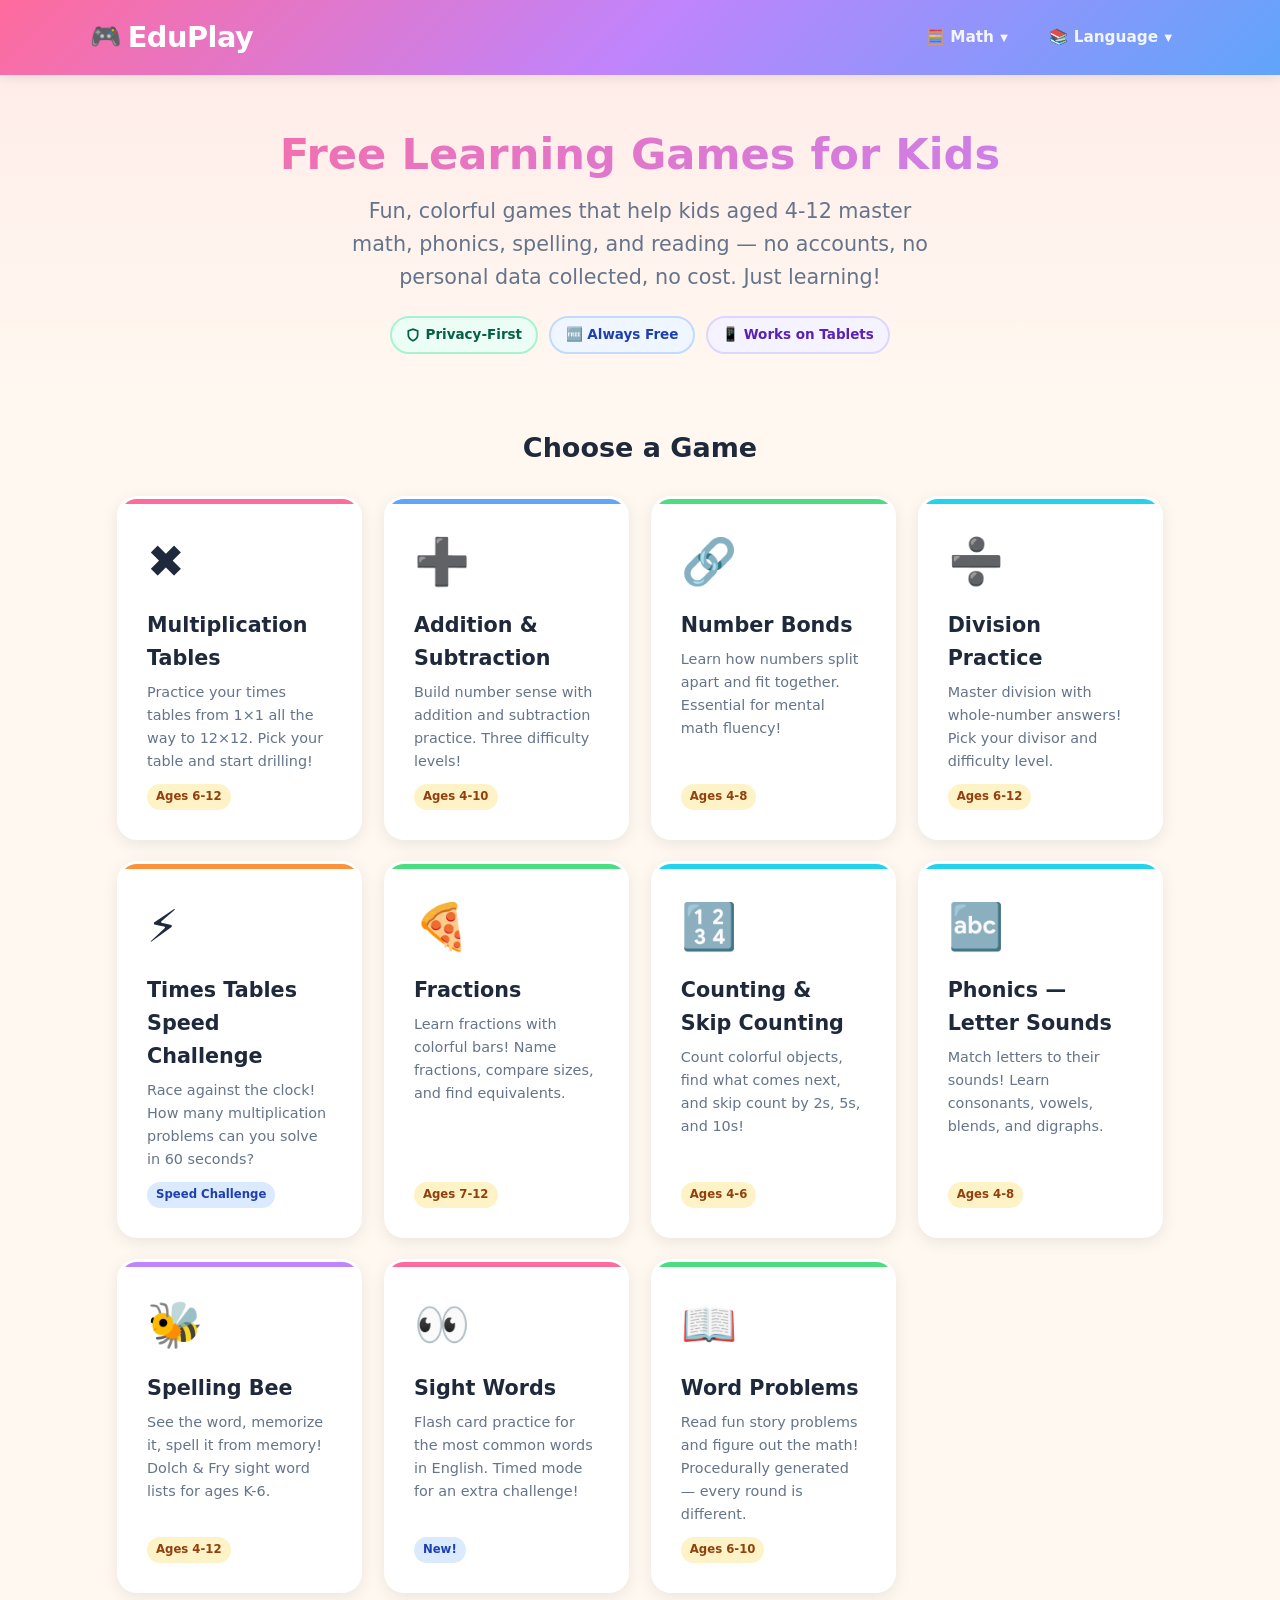
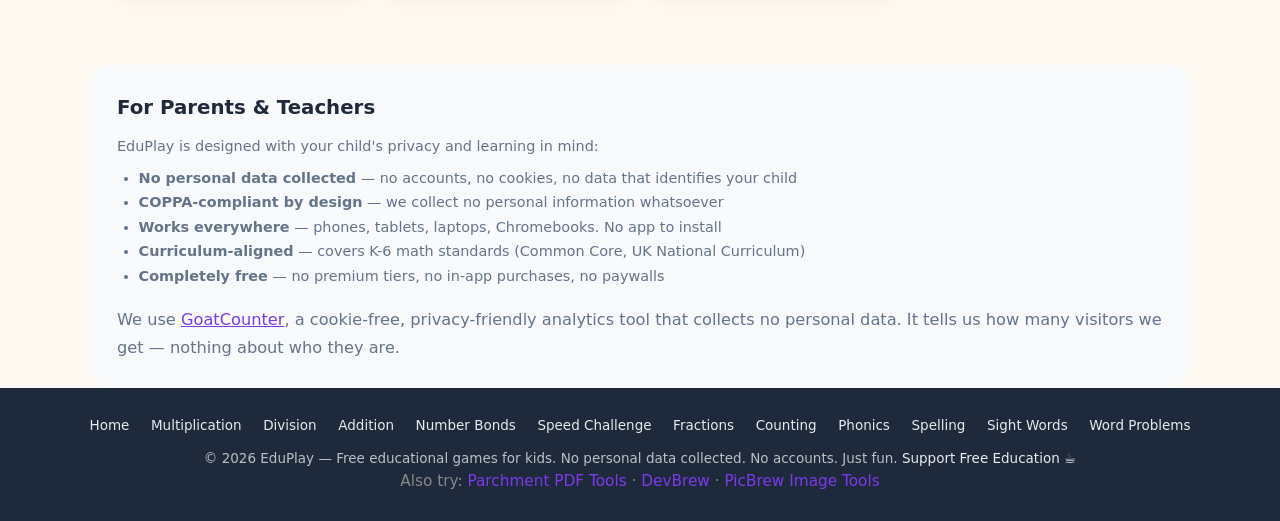
<file: index.html>
<!DOCTYPE html>
<html lang="en">
<head>
  <meta charset="UTF-8">
  <meta name="viewport" content="width=device-width, initial-scale=1.0">
  <title>EduPlay — Free Math Games for Kids | No Accounts, Privacy-First</title>
  <meta name="description" content="Free educational games for kids ages 4-12. Math, phonics, spelling, sight words &amp; more. No personal data collected, no accounts — privacy-first and COPPA-safe.">
  <meta name="keywords" content="math games, kids math, multiplication games, addition games, number bonds, phonics games, spelling games, sight words, free educational games, COPPA safe, privacy first">
  <meta property="og:title" content="EduPlay — Free Math Games for Kids">
  <meta property="og:description" content="Fun, free math games for ages 4-12. No accounts, no personal data collected. Just learning!">
  <meta property="og:type" content="website">
  <meta property="og:url" content="https://dannycranmer.github.io/eduplay/">
  <link rel="icon" type="image/svg+xml" href="favicon.svg">
  <link rel="canonical" href="https://dannycranmer.github.io/eduplay/">
  <link rel="stylesheet" href="css/style.css">
  <script type="application/ld+json">
  {
    "@context": "https://schema.org",
    "@type": "WebApplication",
    "name": "EduPlay",
    "description": "Free educational math games for kids ages 4-12. No personal data collected, no accounts.",
    "url": "https://dannycranmer.github.io/eduplay/",
    "applicationCategory": "EducationalApplication",
    "audience": {
      "@type": "EducationalAudience",
      "educationalRole": "student",
      "suggestedMinAge": 4,
      "suggestedMaxAge": 12
    },
    "offers": {
      "@type": "Offer",
      "price": "0",
      "priceCurrency": "USD"
    },
    "isAccessibleForFree": true
  }
  </script>
</head>
<body>
  <header>
    <div class="nav-inner">
      <a href="index.html" class="logo"><span class="logo-icon">🎮</span> EduPlay</a>
      <button class="hamburger" aria-label="Menu">
        <span></span><span></span><span></span>
      </button>
      <div class="nav-links">
        <div class="nav-dropdown">
          <button class="nav-dropdown-trigger">🧮 Math <span class="dd-arrow">▼</span></button>
          <div class="nav-dropdown-menu">
            <a href="multiplication.html" class="nav-dropdown-item"><span class="nav-dropdown-item-icon">✖️</span> Multiply</a>
            <a href="division.html" class="nav-dropdown-item"><span class="nav-dropdown-item-icon">➗</span> Divide</a>
            <a href="addition.html" class="nav-dropdown-item"><span class="nav-dropdown-item-icon">➕</span> Add &amp; Sub</a>
            <a href="number-bonds.html" class="nav-dropdown-item"><span class="nav-dropdown-item-icon">🔗</span> Bonds</a>
            <a href="times-tables.html" class="nav-dropdown-item"><span class="nav-dropdown-item-icon">⚡</span> Speed</a>
            <a href="fractions.html" class="nav-dropdown-item"><span class="nav-dropdown-item-icon">🍕</span> Fractions</a>
            <a href="counting.html" class="nav-dropdown-item"><span class="nav-dropdown-item-icon">🔢</span> Counting</a>
            <a href="word-problems.html" class="nav-dropdown-item"><span class="nav-dropdown-item-icon">📝</span> Word Problems</a>
          </div>
        </div>
        <div class="nav-dropdown">
          <button class="nav-dropdown-trigger">📚 Language <span class="dd-arrow">▼</span></button>
          <div class="nav-dropdown-menu">
            <a href="phonics.html" class="nav-dropdown-item"><span class="nav-dropdown-item-icon">🔤</span> Phonics</a>
            <a href="spelling.html" class="nav-dropdown-item"><span class="nav-dropdown-item-icon">📖</span> Spelling</a>
            <a href="sight-words.html" class="nav-dropdown-item"><span class="nav-dropdown-item-icon">👁️</span> Sight Words</a>
          </div>
        </div>
      </div>
    </div>
  </header>
  <div class="nav-overlay"></div>
  <nav class="mobile-nav" aria-label="Game navigation">
    <div class="mobile-nav-header">
      <a href="index.html" class="logo"><span class="logo-icon">🎮</span> EduPlay</a>
      <button class="mobile-nav-close" aria-label="Close menu">✕</button>
    </div>
    <a href="index.html" class="mobile-nav-home">🏠 All Games</a>
    <div class="mobile-nav-section">
      <div class="mobile-nav-section-title">🧮 Math Games</div>
      <div class="mobile-nav-grid">
        <a href="multiplication.html" class="mobile-nav-item"><span class="mobile-nav-item-icon">✖️</span><span class="mobile-nav-item-label">Multiply</span></a>
        <a href="division.html" class="mobile-nav-item"><span class="mobile-nav-item-icon">➗</span><span class="mobile-nav-item-label">Divide</span></a>
        <a href="addition.html" class="mobile-nav-item"><span class="mobile-nav-item-icon">➕</span><span class="mobile-nav-item-label">Add &amp; Sub</span></a>
        <a href="number-bonds.html" class="mobile-nav-item"><span class="mobile-nav-item-icon">🔗</span><span class="mobile-nav-item-label">Bonds</span></a>
        <a href="times-tables.html" class="mobile-nav-item"><span class="mobile-nav-item-icon">⚡</span><span class="mobile-nav-item-label">Speed</span></a>
        <a href="fractions.html" class="mobile-nav-item"><span class="mobile-nav-item-icon">🍕</span><span class="mobile-nav-item-label">Fractions</span></a>
        <a href="counting.html" class="mobile-nav-item"><span class="mobile-nav-item-icon">🔢</span><span class="mobile-nav-item-label">Counting</span></a>
        <a href="word-problems.html" class="mobile-nav-item"><span class="mobile-nav-item-icon">📝</span><span class="mobile-nav-item-label">Word Problems</span></a>
      </div>
    </div>
    <div class="mobile-nav-section">
      <div class="mobile-nav-section-title">📚 Language Arts</div>
      <div class="mobile-nav-grid">
        <a href="phonics.html" class="mobile-nav-item"><span class="mobile-nav-item-icon">🔤</span><span class="mobile-nav-item-label">Phonics</span></a>
        <a href="spelling.html" class="mobile-nav-item"><span class="mobile-nav-item-icon">📖</span><span class="mobile-nav-item-label">Spelling</span></a>
        <a href="sight-words.html" class="mobile-nav-item"><span class="mobile-nav-item-icon">👁️</span><span class="mobile-nav-item-label">Sight Words</span></a>
      </div>
    </div>
    <div class="mobile-nav-privacy">🛡️ No personal data collected · No accounts · Privacy-first</div>
  </nav>

  <main>
    <section class="hero">
      <h1>Free Learning Games for Kids</h1>
      <p>Fun, colorful games that help kids aged 4-12 master math, phonics, spelling, and reading — no accounts, no personal data collected, no cost. Just learning!</p>
      <div class="hero-badges">
        <span class="badge badge-green">
          <svg width="14" height="14" viewBox="0 0 24 24" fill="none" stroke="currentColor" stroke-width="3" stroke-linecap="round"><path d="M12 22s8-4 8-10V5l-8-3-8 3v7c0 6 8 10 8 10z"/></svg>
          Privacy-First
        </span>
        <span class="badge badge-blue">🆓 Always Free</span>
        <span class="badge badge-purple">📱 Works on Tablets</span>
      </div>
    </section>

    <section class="section">
      <h2 class="section-title">Choose a Game</h2>
      <div class="game-grid">
        <a href="multiplication.html" class="game-card" data-color="pink">
          <div class="game-card-icon">✖️</div>
          <h3>Multiplication Tables</h3>
          <p>Practice your times tables from 1×1 all the way to 12×12. Pick your table and start drilling!</p>
          <span class="game-card-tag tag-ages">Ages 6-12</span>
        </a>
        <a href="addition.html" class="game-card" data-color="blue">
          <div class="game-card-icon">➕</div>
          <h3>Addition &amp; Subtraction</h3>
          <p>Build number sense with addition and subtraction practice. Three difficulty levels!</p>
          <span class="game-card-tag tag-ages">Ages 4-10</span>
        </a>
        <a href="number-bonds.html" class="game-card" data-color="green">
          <div class="game-card-icon">🔗</div>
          <h3>Number Bonds</h3>
          <p>Learn how numbers split apart and fit together. Essential for mental math fluency!</p>
          <span class="game-card-tag tag-ages">Ages 4-8</span>
        </a>
        <a href="division.html" class="game-card" data-color="cyan">
          <div class="game-card-icon">➗</div>
          <h3>Division Practice</h3>
          <p>Master division with whole-number answers! Pick your divisor and difficulty level.</p>
          <span class="game-card-tag tag-ages">Ages 6-12</span>
        </a>
        <a href="times-tables.html" class="game-card" data-color="orange">
          <div class="game-card-icon">⚡</div>
          <h3>Times Tables Speed Challenge</h3>
          <p>Race against the clock! How many multiplication problems can you solve in 60 seconds?</p>
          <span class="game-card-tag tag-new">Speed Challenge</span>
        </a>
        <a href="fractions.html" class="game-card" data-color="green">
          <div class="game-card-icon">🍕</div>
          <h3>Fractions</h3>
          <p>Learn fractions with colorful bars! Name fractions, compare sizes, and find equivalents.</p>
          <span class="game-card-tag tag-ages">Ages 7-12</span>
        </a>
        <a href="counting.html" class="game-card" data-color="cyan">
          <div class="game-card-icon">🔢</div>
          <h3>Counting &amp; Skip Counting</h3>
          <p>Count colorful objects, find what comes next, and skip count by 2s, 5s, and 10s!</p>
          <span class="game-card-tag tag-ages">Ages 4-6</span>
        </a>
        <a href="phonics.html" class="game-card" data-color="cyan">
          <div class="game-card-icon">🔤</div>
          <h3>Phonics — Letter Sounds</h3>
          <p>Match letters to their sounds! Learn consonants, vowels, blends, and digraphs.</p>
          <span class="game-card-tag tag-ages">Ages 4-8</span>
        </a>
        <a href="spelling.html" class="game-card" data-color="purple">
          <div class="game-card-icon">🐝</div>
          <h3>Spelling Bee</h3>
          <p>See the word, memorize it, spell it from memory! Dolch &amp; Fry sight word lists for ages K-6.</p>
          <span class="game-card-tag tag-ages">Ages 4-12</span>
        </a>
        <a href="sight-words.html" class="game-card" data-color="pink">
          <div class="game-card-icon">👀</div>
          <h3>Sight Words</h3>
          <p>Flash card practice for the most common words in English. Timed mode for an extra challenge!</p>
          <span class="game-card-tag tag-new">New!</span>
        </a>
        <a href="word-problems.html" class="game-card" data-color="green">
          <div class="game-card-icon">📖</div>
          <h3>Word Problems</h3>
          <p>Read fun story problems and figure out the math! Procedurally generated — every round is different.</p>
          <span class="game-card-tag tag-ages">Ages 6-10</span>
        </a>
      </div>
    </section>


    <section class="section parent-info">
      <h2>For Parents &amp; Teachers</h2>
      <p>EduPlay is designed with your child's privacy and learning in mind:</p>
      <ul>
        <li><strong>No personal data collected</strong> — no accounts, no cookies, no data that identifies your child</li>
        <li><strong>COPPA-compliant by design</strong> — we collect no personal information whatsoever</li>
        <li><strong>Works everywhere</strong> — phones, tablets, laptops, Chromebooks. No app to install</li>
        <li><strong>Curriculum-aligned</strong> — covers K-6 math standards (Common Core, UK National Curriculum)</li>
        <li><strong>Completely free</strong> — no premium tiers, no in-app purchases, no paywalls</li>
      </ul>
      <p style="margin-top:1rem;font-size:0.9rem;color:#64748B;">We use <a href="https://www.goatcounter.com/" target="_blank" rel="noopener" style="color:#7c3aed;">GoatCounter</a>, a cookie-free, privacy-friendly analytics tool that collects no personal data. It tells us how many visitors we get — nothing about who they are.</p>
    </section>
  </main>

  <footer>
    <div class="footer-links">
      <a href="index.html">Home</a>
      <a href="multiplication.html">Multiplication</a>
      <a href="division.html">Division</a>
      <a href="addition.html">Addition</a>
      <a href="number-bonds.html">Number Bonds</a>
      <a href="times-tables.html">Speed Challenge</a>
      <a href="fractions.html">Fractions</a>
      <a href="counting.html">Counting</a>
      <a href="phonics.html">Phonics</a>
      <a href="spelling.html">Spelling</a>
      <a href="sight-words.html">Sight Words</a>
      <a href="word-problems.html">Word Problems</a>
    </div>
    <p>&copy; 2026 EduPlay — Free educational games for kids. No personal data collected. No accounts. Just fun. <a href="https://buymeacoffee.com/dairylea" target="_blank" rel="noopener">Support Free Education ☕</a></p>
    <p style="font-size:.85rem;color:#888">Also try: <a href="https://dannycranmer.github.io/parchment/" target="_blank" rel="noopener" style="color:#7c3aed">Parchment PDF Tools</a> · <a href="https://devbrew.org/" target="_blank" rel="noopener" style="color:#7c3aed">DevBrew</a> · <a href="https://dannycranmer.github.io/imagetoolkit/" target="_blank" rel="noopener" style="color:#7c3aed">PicBrew Image Tools</a></p>
  </footer>

  <script src="js/common.js"></script>
  <script data-goatcounter="https://eduplay.goatcounter.com/count" async src="//gc.zgo.at/count.js"></script>
</body>
</html>
</file>
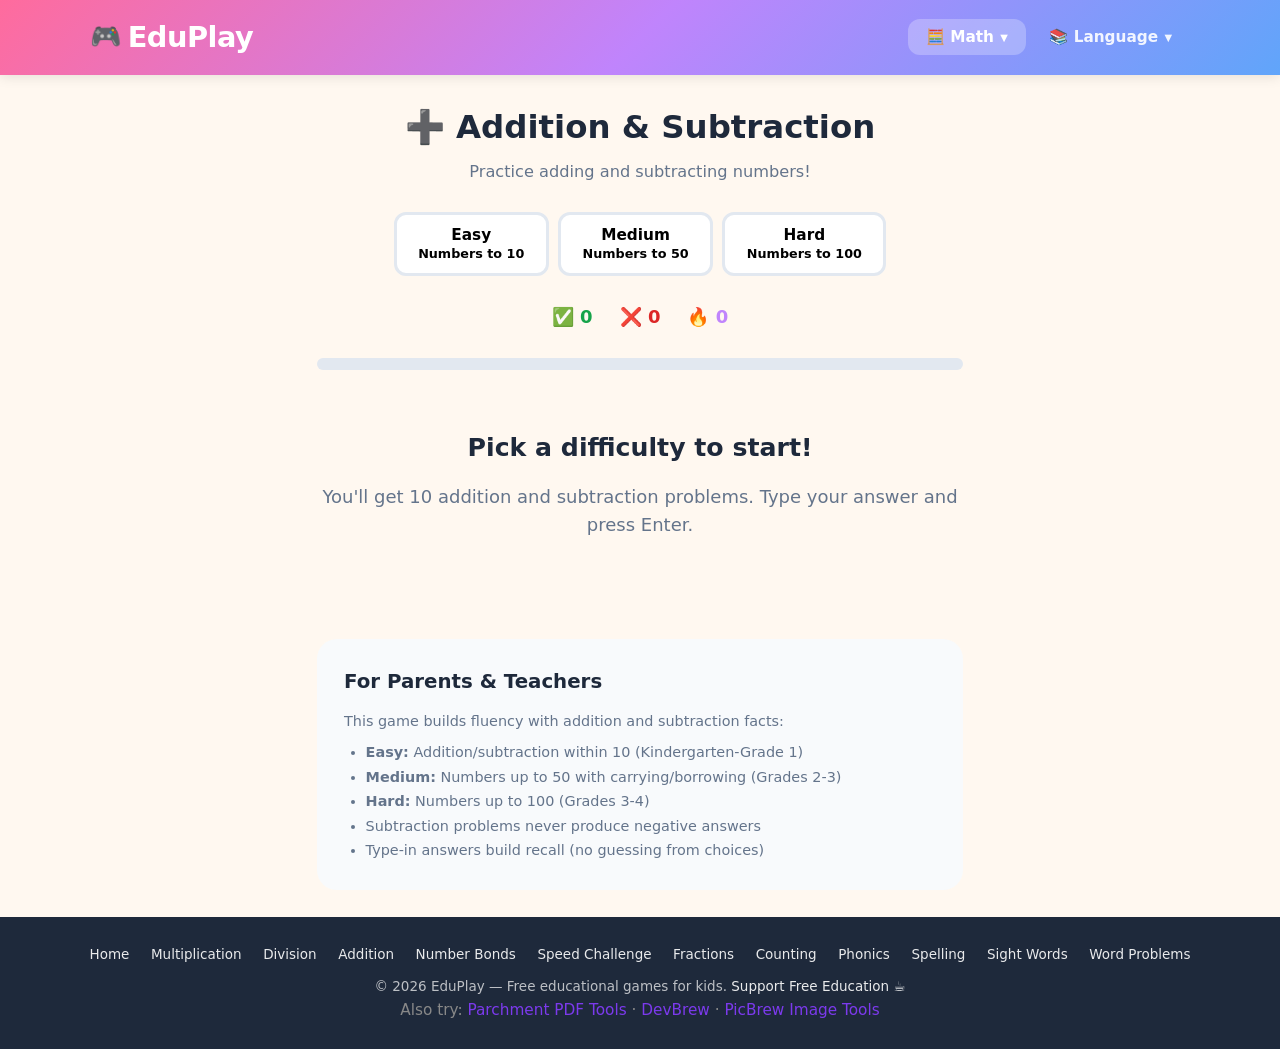
<file: addition.html>
<!DOCTYPE html>
<html lang="en">
<head>
  <meta charset="UTF-8">
  <meta name="viewport" content="width=device-width, initial-scale=1.0">
  <title>Addition &amp; Subtraction Practice — Free Math Game | EduPlay</title>
  <meta name="description" content="Practice addition and subtraction with this free, fun math game for kids ages 4-10. Three difficulty levels. No accounts, no personal data collected.">
  <meta name="keywords" content="addition game, subtraction game, math practice, kids math, free educational game">
  <meta property="og:title" content="Addition & Subtraction Practice — EduPlay">
  <meta property="og:description" content="Fun addition and subtraction practice for kids. Three difficulty levels, completely free.">
  <link rel="icon" type="image/svg+xml" href="favicon.svg">
  <link rel="canonical" href="https://dannycranmer.github.io/eduplay/addition.html">
  <link rel="stylesheet" href="css/style.css">
  <script type="application/ld+json">
  {
    "@context": "https://schema.org",
    "@type": "WebApplication",
    "name": "Addition & Subtraction Practice — EduPlay",
    "description": "Practice addition and subtraction. Free math game for kids ages 4-10.",
    "url": "https://dannycranmer.github.io/eduplay/addition.html",
    "applicationCategory": "EducationalApplication",
    "isAccessibleForFree": true
  }
  </script>
</head>
<body>
  <header>
    <div class="nav-inner">
      <a href="index.html" class="logo"><span class="logo-icon">🎮</span> EduPlay</a>
      <button class="hamburger" aria-label="Menu">
        <span></span><span></span><span></span>
      </button>
      <div class="nav-links">
        <div class="nav-dropdown">
          <button class="nav-dropdown-trigger has-active">🧮 Math <span class="dd-arrow">▼</span></button>
          <div class="nav-dropdown-menu">
            <a href="multiplication.html" class="nav-dropdown-item"><span class="nav-dropdown-item-icon">✖️</span> Multiply</a>
            <a href="division.html" class="nav-dropdown-item"><span class="nav-dropdown-item-icon">➗</span> Divide</a>
            <a href="addition.html" class="nav-dropdown-item active"><span class="nav-dropdown-item-icon">➕</span> Add &amp; Sub</a>
            <a href="number-bonds.html" class="nav-dropdown-item"><span class="nav-dropdown-item-icon">🔗</span> Bonds</a>
            <a href="times-tables.html" class="nav-dropdown-item"><span class="nav-dropdown-item-icon">⚡</span> Speed</a>
            <a href="fractions.html" class="nav-dropdown-item"><span class="nav-dropdown-item-icon">🍕</span> Fractions</a>
            <a href="counting.html" class="nav-dropdown-item"><span class="nav-dropdown-item-icon">🔢</span> Counting</a>
            <a href="word-problems.html" class="nav-dropdown-item"><span class="nav-dropdown-item-icon">📝</span> Word Problems</a>
          </div>
        </div>
        <div class="nav-dropdown">
          <button class="nav-dropdown-trigger">📚 Language <span class="dd-arrow">▼</span></button>
          <div class="nav-dropdown-menu">
            <a href="phonics.html" class="nav-dropdown-item"><span class="nav-dropdown-item-icon">🔤</span> Phonics</a>
            <a href="spelling.html" class="nav-dropdown-item"><span class="nav-dropdown-item-icon">📖</span> Spelling</a>
            <a href="sight-words.html" class="nav-dropdown-item"><span class="nav-dropdown-item-icon">👁️</span> Sight Words</a>
          </div>
        </div>
      </div>
    </div>
  </header>
  <div class="nav-overlay"></div>
  <nav class="mobile-nav" aria-label="Game navigation">
    <div class="mobile-nav-header">
      <a href="index.html" class="logo"><span class="logo-icon">🎮</span> EduPlay</a>
      <button class="mobile-nav-close" aria-label="Close menu">✕</button>
    </div>
    <a href="index.html" class="mobile-nav-home">🏠 All Games</a>
    <div class="mobile-nav-section">
      <div class="mobile-nav-section-title">🧮 Math Games</div>
      <div class="mobile-nav-grid">
        <a href="multiplication.html" class="mobile-nav-item"><span class="mobile-nav-item-icon">✖️</span><span class="mobile-nav-item-label">Multiply</span></a>
        <a href="division.html" class="mobile-nav-item"><span class="mobile-nav-item-icon">➗</span><span class="mobile-nav-item-label">Divide</span></a>
        <a href="addition.html" class="mobile-nav-item active"><span class="mobile-nav-item-icon">➕</span><span class="mobile-nav-item-label">Add &amp; Sub</span></a>
        <a href="number-bonds.html" class="mobile-nav-item"><span class="mobile-nav-item-icon">🔗</span><span class="mobile-nav-item-label">Bonds</span></a>
        <a href="times-tables.html" class="mobile-nav-item"><span class="mobile-nav-item-icon">⚡</span><span class="mobile-nav-item-label">Speed</span></a>
        <a href="fractions.html" class="mobile-nav-item"><span class="mobile-nav-item-icon">🍕</span><span class="mobile-nav-item-label">Fractions</span></a>
        <a href="counting.html" class="mobile-nav-item"><span class="mobile-nav-item-icon">🔢</span><span class="mobile-nav-item-label">Counting</span></a>
        <a href="word-problems.html" class="mobile-nav-item"><span class="mobile-nav-item-icon">📝</span><span class="mobile-nav-item-label">Word Problems</span></a>
      </div>
    </div>
    <div class="mobile-nav-section">
      <div class="mobile-nav-section-title">📚 Language Arts</div>
      <div class="mobile-nav-grid">
        <a href="phonics.html" class="mobile-nav-item"><span class="mobile-nav-item-icon">🔤</span><span class="mobile-nav-item-label">Phonics</span></a>
        <a href="spelling.html" class="mobile-nav-item"><span class="mobile-nav-item-icon">📖</span><span class="mobile-nav-item-label">Spelling</span></a>
        <a href="sight-words.html" class="mobile-nav-item"><span class="mobile-nav-item-icon">👁️</span><span class="mobile-nav-item-label">Sight Words</span></a>
      </div>
    </div>
    <div class="mobile-nav-privacy">🛡️ No personal data collected · No accounts · Privacy-first</div>
  </nav>

  <div class="game-container">
    <div class="game-header">
      <h1>➕ Addition &amp; Subtraction</h1>
      <p>Practice adding and subtracting numbers!</p>
    </div>

    <div class="difficulty-selector" id="diff-selector">
      <button class="diff-btn" data-diff="easy">Easy<br><small>Numbers to 10</small></button>
      <button class="diff-btn" data-diff="medium">Medium<br><small>Numbers to 50</small></button>
      <button class="diff-btn" data-diff="hard">Hard<br><small>Numbers to 100</small></button>
    </div>

    <div class="score-bar">
      <span class="score-correct">✅ <span id="score-correct">0</span></span>
      <span class="score-wrong">❌ <span id="score-wrong">0</span></span>
      <span class="score-streak">🔥 <span id="score-streak">0</span></span>
    </div>

    <div class="progress-bar"><div class="progress-fill" id="progress" style="width:0%"></div></div>

    <div id="game-area">
      <div class="start-screen">
        <h2>Pick a difficulty to start!</h2>
        <p>You'll get 10 addition and subtraction problems. Type your answer and press Enter.</p>
      </div>
    </div>


    <div class="parent-info">
      <h2>For Parents &amp; Teachers</h2>
      <p>This game builds fluency with addition and subtraction facts:</p>
      <ul>
        <li><strong>Easy:</strong> Addition/subtraction within 10 (Kindergarten-Grade 1)</li>
        <li><strong>Medium:</strong> Numbers up to 50 with carrying/borrowing (Grades 2-3)</li>
        <li><strong>Hard:</strong> Numbers up to 100 (Grades 3-4)</li>
        <li>Subtraction problems never produce negative answers</li>
        <li>Type-in answers build recall (no guessing from choices)</li>
      </ul>
    </div>
  </div>

  <footer>
    <div class="footer-links">
      <a href="index.html">Home</a>
      <a href="multiplication.html">Multiplication</a>
      <a href="division.html">Division</a>
      <a href="addition.html">Addition</a>
      <a href="number-bonds.html">Number Bonds</a>
      <a href="times-tables.html">Speed Challenge</a>
      <a href="fractions.html">Fractions</a>
      <a href="counting.html">Counting</a>
      <a href="phonics.html">Phonics</a>
      <a href="spelling.html">Spelling</a>
      <a href="sight-words.html">Sight Words</a>
      <a href="word-problems.html">Word Problems</a>
    </div>
    <p>&copy; 2026 EduPlay — Free educational games for kids. <a href="https://buymeacoffee.com/dairylea" target="_blank" rel="noopener">Support Free Education ☕</a></p>
    <p style="font-size:.85rem;color:#888">Also try: <a href="https://dannycranmer.github.io/parchment/" target="_blank" rel="noopener" style="color:#7c3aed">Parchment PDF Tools</a> · <a href="https://devbrew.org/" target="_blank" rel="noopener" style="color:#7c3aed">DevBrew</a> · <a href="https://dannycranmer.github.io/imagetoolkit/" target="_blank" rel="noopener" style="color:#7c3aed">PicBrew Image Tools</a></p>
  </footer>

  <script src="js/common.js"></script>
  <script>
  (function() {
    const TOTAL = 10;
    const RANGES = { easy: 10, medium: 50, hard: 100 };
    let tracker, difficulty, questions, qi;

    showProgressStars('addition');

    document.getElementById('diff-selector').addEventListener('click', e => {
      const btn = e.target.closest('.diff-btn');
      if (!btn) return;
      document.querySelectorAll('#diff-selector .diff-btn').forEach(b => b.classList.remove('active'));
      btn.classList.add('active');
      difficulty = btn.dataset.diff;
      startGame();
    });

    function genQ() {
      const max = RANGES[difficulty];
      questions = [];
      for (let i = 0; i < TOTAL; i++) {
        const isAdd = Math.random() < 0.5;
        if (isAdd) {
          const a = randInt(1, max - 1);
          const b = randInt(1, max - a);
          questions.push({ text: `${a} + ${b}`, answer: a + b });
        } else {
          const a = randInt(2, max);
          const b = randInt(1, a);
          questions.push({ text: `${a} − ${b}`, answer: a - b });
        }
      }
    }

    function startGame() {
      tracker = new ScoreTracker();
      tracker.start();
      qi = 0;
      genQ();
      showQ();
    }

    function showQ() {
      if (qi >= TOTAL) { showResults(tracker, 'game-area', 'addition', difficulty); return; }
      const q = questions[qi];
      document.getElementById('progress').style.width = Math.round((qi / TOTAL) * 100) + '%';

      const area = document.getElementById('game-area');
      area.innerHTML = `
        <div class="question-area animate-pop">
          <div class="question-text">${q.text} = ?</div>
          <input type="number" class="answer-input" id="answer" inputmode="numeric" pattern="[0-9]*" autofocus autocomplete="off">
          <div class="feedback" id="feedback"></div>
          <div style="margin-top:0.8rem;font-size:0.75rem;color:#94A3B8;">Press Enter to submit</div>
        </div>
      `;

      const input = document.getElementById('answer');
      input.focus();
      input.addEventListener('keydown', e => {
        if (e.key === 'Enter') handleAnswer(input, q.answer);
      });
    }

    function handleAnswer(input, correct) {
      if (input.disabled) return;
      const val = parseInt(input.value);
      if (isNaN(val)) return;
      input.disabled = true;
      const fb = document.getElementById('feedback');

      if (val === correct) {
        tracker.recordCorrect();
        input.classList.add('correct');
        fb.className = 'feedback feedback-correct';
        fb.textContent = ['Great!', 'Awesome!', 'Correct!', 'Yes!', 'Perfect!'][randInt(0, 4)];
        animateEl(input, 'animate-pop');
      } else {
        tracker.recordWrong();
        input.classList.add('wrong');
        animateEl(input, 'animate-shake');
        fb.className = 'feedback feedback-wrong';
        fb.textContent = `The answer is ${correct}`;
      }

      updateScoreDisplay(tracker);
      const nextBtn = document.createElement('button');
      nextBtn.className = 'next-btn';
      nextBtn.textContent = 'Next →';
      fb.after(nextBtn);
      const advTimer = setTimeout(() => { qi++; showQ(); }, 1000);
      nextBtn.addEventListener('click', () => { clearTimeout(advTimer); qi++; showQ(); });
    }
  })();
  </script>
  <script data-goatcounter="https://eduplay.goatcounter.com/count" async src="//gc.zgo.at/count.js"></script>
</body>
</html>
</file>
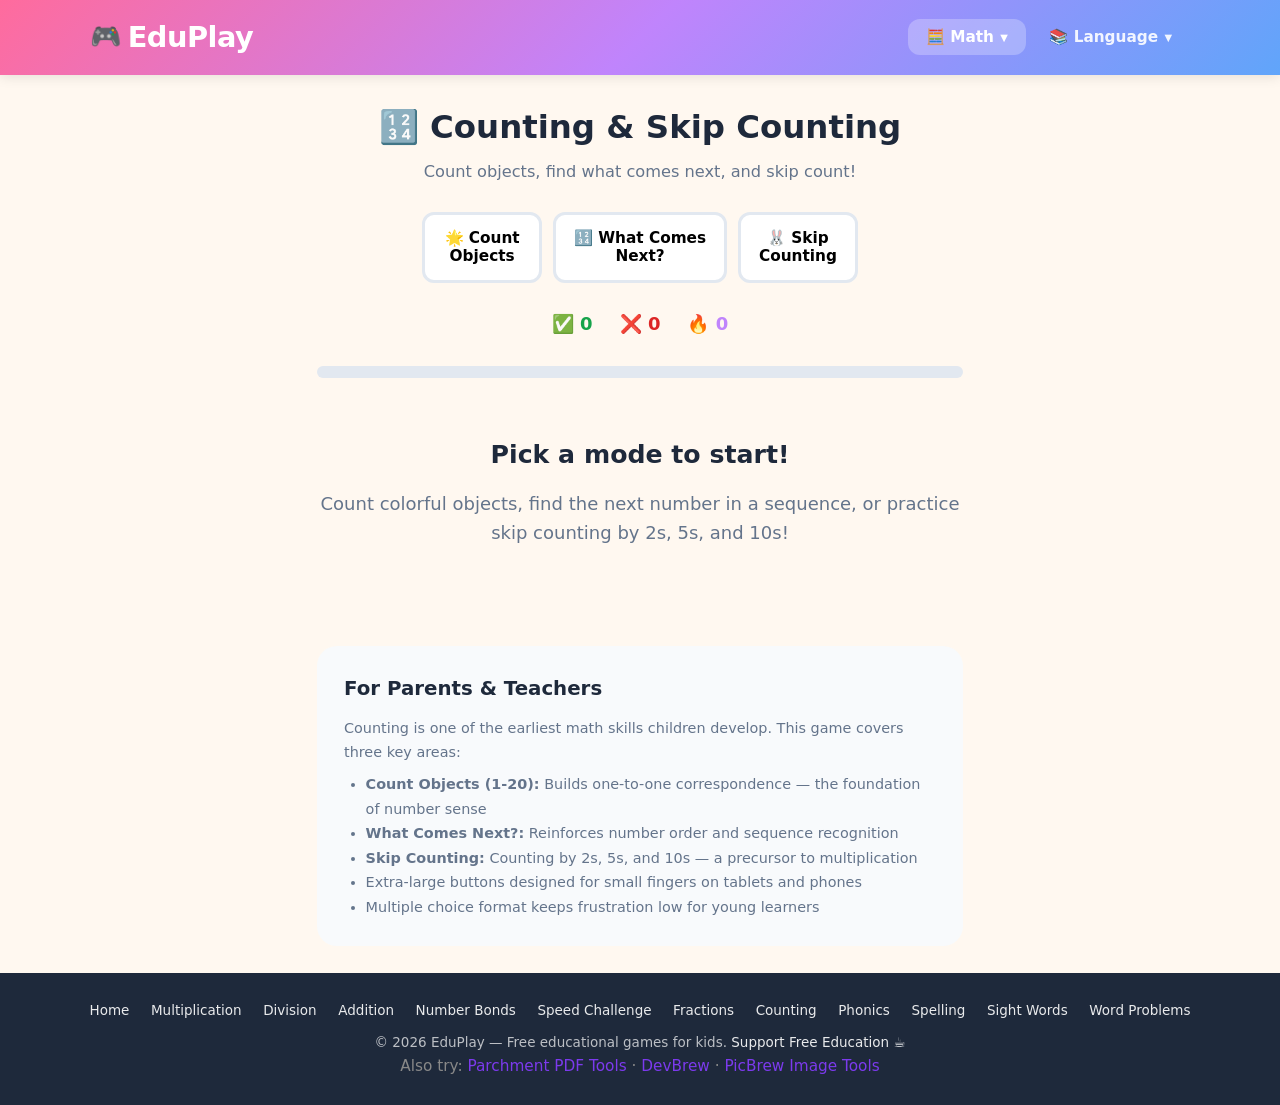
<file: counting.html>
<!DOCTYPE html>
<html lang="en">
<head>
  <meta charset="UTF-8">
  <meta name="viewport" content="width=device-width, initial-scale=1.0">
  <title>Counting &amp; Skip Counting Game — Free Math Game for Kids | EduPlay</title>
  <meta name="description" content="Free counting game for kids ages 4-6. Count objects, find what comes next, and practice skip counting by 2s, 5s, and 10s. No personal data collected, no accounts.">
  <meta name="keywords" content="counting game, skip counting, count objects, learn to count, preschool math, kindergarten math, free educational game">
  <meta property="og:title" content="Counting &amp; Skip Counting Game — EduPlay">
  <meta property="og:description" content="Fun counting practice for young children. Count objects, sequences, and skip counting!">
  <link rel="icon" type="image/svg+xml" href="favicon.svg">
  <link rel="canonical" href="https://dannycranmer.github.io/eduplay/counting.html">
  <link rel="stylesheet" href="css/style.css">
  <script type="application/ld+json">
  {
    "@context": "https://schema.org",
    "@type": "WebApplication",
    "name": "Counting & Skip Counting Game — EduPlay",
    "description": "Learn counting and skip counting. Free math game for kids ages 4-6.",
    "url": "https://dannycranmer.github.io/eduplay/counting.html",
    "applicationCategory": "EducationalApplication",
    "isAccessibleForFree": true
  }
  </script>
  <style>
    .mode-selector {
      display: flex;
      justify-content: center;
      gap: 0.6rem;
      margin-bottom: 1.5rem;
      flex-wrap: wrap;
    }
    .mode-btn {
      padding: 0.8rem 1rem;
      border: 3px solid #E2E8F0;
      border-radius: var(--radius-sm);
      background: #fff;
      font-family: inherit;
      font-size: 0.85rem;
      font-weight: 700;
      cursor: pointer;
      transition: all 0.2s;
      text-align: center;
      min-width: 120px;
    }
    .mode-btn:hover { border-color: var(--cyan); }
    .mode-btn.active { background: var(--cyan); color: #fff; border-color: var(--cyan); }

    .objects-grid {
      display: flex;
      flex-wrap: wrap;
      justify-content: center;
      gap: 0.6rem;
      margin-bottom: 1.5rem;
      min-height: 80px;
    }
    .object-item {
      font-size: 2.4rem;
      animation: pop 0.3s ease-out both;
      line-height: 1;
    }
    @media (max-width: 480px) {
      .object-item { font-size: 1.8rem; }
    }

    .sequence-row {
      display: flex;
      justify-content: center;
      align-items: center;
      gap: 0.5rem;
      flex-wrap: wrap;
      margin-bottom: 1.5rem;
    }
    .seq-num {
      width: 56px;
      height: 56px;
      border-radius: var(--radius-sm);
      display: flex;
      align-items: center;
      justify-content: center;
      font-size: 1.5rem;
      font-weight: 900;
      background: #EFF6FF;
      border: 3px solid var(--blue);
      color: var(--blue);
    }
    .seq-missing {
      background: #FEF3C7;
      border-color: var(--orange);
      color: var(--orange);
      font-size: 1.8rem;
    }
    @media (max-width: 480px) {
      .seq-num { width: 46px; height: 46px; font-size: 1.2rem; }
    }

    .counting-choices {
      display: grid;
      grid-template-columns: repeat(4, 1fr);
      gap: 0.6rem;
      max-width: 360px;
      margin: 0 auto;
    }
    .counting-choices .choice-btn {
      min-height: 64px;
      font-size: 1.5rem;
      border-radius: var(--radius-sm);
    }
    @media (max-width: 480px) {
      .counting-choices { max-width: 300px; gap: 0.4rem; }
      .counting-choices .choice-btn { min-height: 54px; font-size: 1.3rem; }
    }
  </style>
</head>
<body>
  <header>
    <div class="nav-inner">
      <a href="index.html" class="logo"><span class="logo-icon">🎮</span> EduPlay</a>
      <button class="hamburger" aria-label="Menu">
        <span></span><span></span><span></span>
      </button>
      <div class="nav-links">
        <div class="nav-dropdown">
          <button class="nav-dropdown-trigger has-active">🧮 Math <span class="dd-arrow">▼</span></button>
          <div class="nav-dropdown-menu">
            <a href="multiplication.html" class="nav-dropdown-item"><span class="nav-dropdown-item-icon">✖️</span> Multiply</a>
            <a href="division.html" class="nav-dropdown-item"><span class="nav-dropdown-item-icon">➗</span> Divide</a>
            <a href="addition.html" class="nav-dropdown-item"><span class="nav-dropdown-item-icon">➕</span> Add &amp; Sub</a>
            <a href="number-bonds.html" class="nav-dropdown-item"><span class="nav-dropdown-item-icon">🔗</span> Bonds</a>
            <a href="times-tables.html" class="nav-dropdown-item"><span class="nav-dropdown-item-icon">⚡</span> Speed</a>
            <a href="fractions.html" class="nav-dropdown-item"><span class="nav-dropdown-item-icon">🍕</span> Fractions</a>
            <a href="counting.html" class="nav-dropdown-item active"><span class="nav-dropdown-item-icon">🔢</span> Counting</a>
            <a href="word-problems.html" class="nav-dropdown-item"><span class="nav-dropdown-item-icon">📝</span> Word Problems</a>
          </div>
        </div>
        <div class="nav-dropdown">
          <button class="nav-dropdown-trigger">📚 Language <span class="dd-arrow">▼</span></button>
          <div class="nav-dropdown-menu">
            <a href="phonics.html" class="nav-dropdown-item"><span class="nav-dropdown-item-icon">🔤</span> Phonics</a>
            <a href="spelling.html" class="nav-dropdown-item"><span class="nav-dropdown-item-icon">📖</span> Spelling</a>
            <a href="sight-words.html" class="nav-dropdown-item"><span class="nav-dropdown-item-icon">👁️</span> Sight Words</a>
          </div>
        </div>
      </div>
    </div>
  </header>
  <div class="nav-overlay"></div>
  <nav class="mobile-nav" aria-label="Game navigation">
    <div class="mobile-nav-header">
      <a href="index.html" class="logo"><span class="logo-icon">🎮</span> EduPlay</a>
      <button class="mobile-nav-close" aria-label="Close menu">✕</button>
    </div>
    <a href="index.html" class="mobile-nav-home">🏠 All Games</a>
    <div class="mobile-nav-section">
      <div class="mobile-nav-section-title">🧮 Math Games</div>
      <div class="mobile-nav-grid">
        <a href="multiplication.html" class="mobile-nav-item"><span class="mobile-nav-item-icon">✖️</span><span class="mobile-nav-item-label">Multiply</span></a>
        <a href="division.html" class="mobile-nav-item"><span class="mobile-nav-item-icon">➗</span><span class="mobile-nav-item-label">Divide</span></a>
        <a href="addition.html" class="mobile-nav-item"><span class="mobile-nav-item-icon">➕</span><span class="mobile-nav-item-label">Add &amp; Sub</span></a>
        <a href="number-bonds.html" class="mobile-nav-item"><span class="mobile-nav-item-icon">🔗</span><span class="mobile-nav-item-label">Bonds</span></a>
        <a href="times-tables.html" class="mobile-nav-item"><span class="mobile-nav-item-icon">⚡</span><span class="mobile-nav-item-label">Speed</span></a>
        <a href="fractions.html" class="mobile-nav-item"><span class="mobile-nav-item-icon">🍕</span><span class="mobile-nav-item-label">Fractions</span></a>
        <a href="counting.html" class="mobile-nav-item active"><span class="mobile-nav-item-icon">🔢</span><span class="mobile-nav-item-label">Counting</span></a>
        <a href="word-problems.html" class="mobile-nav-item"><span class="mobile-nav-item-icon">📝</span><span class="mobile-nav-item-label">Word Problems</span></a>
      </div>
    </div>
    <div class="mobile-nav-section">
      <div class="mobile-nav-section-title">📚 Language Arts</div>
      <div class="mobile-nav-grid">
        <a href="phonics.html" class="mobile-nav-item"><span class="mobile-nav-item-icon">🔤</span><span class="mobile-nav-item-label">Phonics</span></a>
        <a href="spelling.html" class="mobile-nav-item"><span class="mobile-nav-item-icon">📖</span><span class="mobile-nav-item-label">Spelling</span></a>
        <a href="sight-words.html" class="mobile-nav-item"><span class="mobile-nav-item-icon">👁️</span><span class="mobile-nav-item-label">Sight Words</span></a>
      </div>
    </div>
    <div class="mobile-nav-privacy">🛡️ No personal data collected · No accounts · Privacy-first</div>
  </nav>

  <div class="game-container">
    <div class="game-header">
      <h1>🔢 Counting &amp; Skip Counting</h1>
      <p>Count objects, find what comes next, and skip count!</p>
    </div>

    <div class="mode-selector" id="mode-selector">
      <button class="mode-btn" data-mode="objects">🌟 Count<br>Objects</button>
      <button class="mode-btn" data-mode="next">🔢 What Comes<br>Next?</button>
      <button class="mode-btn" data-mode="skip">🐰 Skip<br>Counting</button>
    </div>

    <div class="score-bar">
      <span class="score-correct">✅ <span id="score-correct">0</span></span>
      <span class="score-wrong">❌ <span id="score-wrong">0</span></span>
      <span class="score-streak">🔥 <span id="score-streak">0</span></span>
    </div>

    <div class="progress-bar"><div class="progress-fill" id="progress" style="width:0%"></div></div>

    <div id="game-area">
      <div class="start-screen">
        <h2>Pick a mode to start!</h2>
        <p>Count colorful objects, find the next number in a sequence, or practice skip counting by 2s, 5s, and 10s!</p>
      </div>
    </div>


    <div class="parent-info">
      <h2>For Parents &amp; Teachers</h2>
      <p>Counting is one of the earliest math skills children develop. This game covers three key areas:</p>
      <ul>
        <li><strong>Count Objects (1-20):</strong> Builds one-to-one correspondence — the foundation of number sense</li>
        <li><strong>What Comes Next?:</strong> Reinforces number order and sequence recognition</li>
        <li><strong>Skip Counting:</strong> Counting by 2s, 5s, and 10s — a precursor to multiplication</li>
        <li>Extra-large buttons designed for small fingers on tablets and phones</li>
        <li>Multiple choice format keeps frustration low for young learners</li>
      </ul>
    </div>
  </div>

  <footer>
    <div class="footer-links">
      <a href="index.html">Home</a>
      <a href="multiplication.html">Multiplication</a>
      <a href="division.html">Division</a>
      <a href="addition.html">Addition</a>
      <a href="number-bonds.html">Number Bonds</a>
      <a href="times-tables.html">Speed Challenge</a>
      <a href="fractions.html">Fractions</a>
      <a href="counting.html">Counting</a>
      <a href="phonics.html">Phonics</a>
      <a href="spelling.html">Spelling</a>
      <a href="sight-words.html">Sight Words</a>
      <a href="word-problems.html">Word Problems</a>
    </div>
    <p>&copy; 2026 EduPlay — Free educational games for kids. <a href="https://buymeacoffee.com/dairylea" target="_blank" rel="noopener">Support Free Education ☕</a></p>
    <p style="font-size:.85rem;color:#888">Also try: <a href="https://dannycranmer.github.io/parchment/" target="_blank" rel="noopener" style="color:#7c3aed">Parchment PDF Tools</a> · <a href="https://devbrew.org/" target="_blank" rel="noopener" style="color:#7c3aed">DevBrew</a> · <a href="https://dannycranmer.github.io/imagetoolkit/" target="_blank" rel="noopener" style="color:#7c3aed">PicBrew Image Tools</a></p>
  </footer>

  <script src="js/common.js"></script>
  <script>
  (function() {
    const TOTAL = 10;
    const EMOJIS = ['⭐','🌟','💛','❤️','💜','🐟','🦋','🌸','🍎','🔵','🟢','🟡','🐢','🐱','🌺','🎈'];
    let tracker, mode, questions, qi;

    showProgressStars('counting');

    document.getElementById('mode-selector').addEventListener('click', function(e) {
      var btn = e.target.closest('.mode-btn');
      if (!btn) return;
      document.querySelectorAll('#mode-selector .mode-btn').forEach(function(b) { b.classList.remove('active'); });
      btn.classList.add('active');
      mode = btn.dataset.mode;
      startGame();
    });

    function startGame() {
      tracker = new ScoreTracker();
      tracker.start();
      qi = 0;
      questions = [];
      if (mode === 'objects') genObjectsQ();
      else if (mode === 'next') genNextQ();
      else genSkipQ();
      showQ();
    }

    function genObjectsQ() {
      var used = {};
      for (var i = 0; i < TOTAL; i++) {
        var count;
        var attempts = 0;
        do {
          count = randInt(1, 20);
          attempts++;
        } while (used[count] && attempts < 50);
        used[count] = true;
        var emoji = EMOJIS[randInt(0, EMOJIS.length - 1)];
        questions.push({ type: 'objects', count: count, emoji: emoji });
      }
    }

    function genNextQ() {
      for (var i = 0; i < TOTAL; i++) {
        var start = randInt(1, 16);
        var len = randInt(3, 5);
        var seq = [];
        for (var j = 0; j < len; j++) seq.push(start + j);
        var answer = start + len;
        questions.push({ type: 'next', seq: seq, answer: answer });
      }
    }

    function genSkipQ() {
      var skips = [2, 5, 10];
      for (var i = 0; i < TOTAL; i++) {
        var by = skips[i % 3];
        var startMult = randInt(0, by === 10 ? 5 : (by === 5 ? 8 : 10));
        var start = startMult * by;
        var seqLen = 5;
        var seq = [];
        for (var j = 0; j < seqLen; j++) seq.push(start + j * by);
        var missingIdx = randInt(1, seqLen - 1);
        var answer = seq[missingIdx];
        questions.push({ type: 'skip', seq: seq, missingIdx: missingIdx, answer: answer, by: by });
      }
    }

    function showQ() {
      if (qi >= TOTAL) { showResults(tracker, 'game-area', 'counting', mode); return; }
      var q = questions[qi];
      document.getElementById('progress').style.width = Math.round((qi / TOTAL) * 100) + '%';

      if (q.type === 'objects') showObjectsQ(q);
      else if (q.type === 'next') showNextQ(q);
      else showSkipQ(q);
    }

    function showObjectsQ(q) {
      var objects = '';
      for (var i = 0; i < q.count; i++) {
        objects += '<span class="object-item" style="animation-delay:' + (i * 0.04) + 's">' + q.emoji + '</span>';
      }

      var choices = generateChoices(q.count, 4, 4);
      // Ensure no choice is 0 or negative
      choices = choices.map(function(c) { return c < 1 ? randInt(1, 20) : c; });
      // Ensure correct answer is still there
      if (choices.indexOf(q.count) === -1) choices[0] = q.count;
      choices = shuffle(choices);

      var area = document.getElementById('game-area');
      area.innerHTML =
        '<div class="question-area animate-pop">' +
          '<div style="font-size:1.1rem;font-weight:800;margin-bottom:0.8rem;color:var(--text);">How many ' + q.emoji + ' do you see?</div>' +
          '<div class="objects-grid">' + objects + '</div>' +
          '<div class="counting-choices" id="choices">' +
            choices.map(function(c) { return '<button class="choice-btn" data-val="' + c + '">' + c + '</button>'; }).join('') +
          '</div>' +
          '<div class="feedback" id="feedback"></div>' +
        '</div>';

      bindChoices(q.count);
    }

    function showNextQ(q) {
      var seqHTML = '';
      for (var i = 0; i < q.seq.length; i++) {
        seqHTML += '<div class="seq-num">' + q.seq[i] + '</div>';
      }
      seqHTML += '<div class="seq-num seq-missing">?</div>';

      var choices = generateChoices(q.answer, 4, 3);
      choices = choices.map(function(c) { return c < 1 ? q.answer + randInt(1, 5) : c; });
      if (choices.indexOf(q.answer) === -1) choices[0] = q.answer;
      choices = shuffle(choices);

      var area = document.getElementById('game-area');
      area.innerHTML =
        '<div class="question-area animate-pop">' +
          '<div style="font-size:1.1rem;font-weight:800;margin-bottom:0.8rem;color:var(--text);">What number comes next?</div>' +
          '<div class="sequence-row">' + seqHTML + '</div>' +
          '<div class="counting-choices" id="choices">' +
            choices.map(function(c) { return '<button class="choice-btn" data-val="' + c + '">' + c + '</button>'; }).join('') +
          '</div>' +
          '<div class="feedback" id="feedback"></div>' +
        '</div>';

      bindChoices(q.answer);
    }

    function showSkipQ(q) {
      var seqHTML = '';
      for (var i = 0; i < q.seq.length; i++) {
        if (i === q.missingIdx) {
          seqHTML += '<div class="seq-num seq-missing">?</div>';
        } else {
          seqHTML += '<div class="seq-num">' + q.seq[i] + '</div>';
        }
      }

      var spread = Math.max(q.by, 4);
      var choices = generateChoices(q.answer, 4, spread);
      // Make wrong answers multiples of the skip value for plausibility
      choices = choices.map(function(c, idx) {
        if (c === q.answer) return c;
        var offset = randInt(1, 3) * q.by * (Math.random() < 0.5 ? 1 : -1);
        var alt = q.answer + offset;
        return alt > 0 && alt !== q.answer ? alt : q.answer + q.by * (idx + 1);
      });
      // Deduplicate and ensure correct is present
      var seen = {};
      var deduped = [];
      choices.forEach(function(c) {
        if (!seen[c]) { seen[c] = true; deduped.push(c); }
      });
      while (deduped.length < 4) {
        var extra = q.answer + randInt(1, 5) * q.by;
        if (!seen[extra]) { seen[extra] = true; deduped.push(extra); }
      }
      if (deduped.indexOf(q.answer) === -1) deduped[0] = q.answer;
      deduped = shuffle(deduped.slice(0, 4));

      var area = document.getElementById('game-area');
      area.innerHTML =
        '<div class="question-area animate-pop">' +
          '<div style="font-size:1.1rem;font-weight:800;margin-bottom:0.5rem;color:var(--text);">Count by ' + q.by + 's — find the missing number!</div>' +
          '<div class="sequence-row">' + seqHTML + '</div>' +
          '<div class="counting-choices" id="choices">' +
            deduped.map(function(c) { return '<button class="choice-btn" data-val="' + c + '">' + c + '</button>'; }).join('') +
          '</div>' +
          '<div class="feedback" id="feedback"></div>' +
        '</div>';

      bindChoices(q.answer);
    }

    function bindChoices(correct) {
      document.getElementById('choices').addEventListener('click', function(e) {
        var btn = e.target.closest('.choice-btn');
        if (!btn || btn.classList.contains('correct') || btn.classList.contains('wrong')) return;
        handleAnswer(parseInt(btn.dataset.val), correct, btn);
      });
    }

    function handleAnswer(selected, correct, btn) {
      var fb = document.getElementById('feedback');
      var allBtns = document.querySelectorAll('.choice-btn');

      if (selected === correct) {
        tracker.recordCorrect();
        btn.classList.add('correct');
        fb.className = 'feedback feedback-correct';
        fb.textContent = ['Super!', 'You got it!', 'Correct!', 'Amazing!', 'Yay!'][randInt(0, 4)];
        animateEl(btn, 'animate-pop');
      } else {
        tracker.recordWrong();
        btn.classList.add('wrong');
        animateEl(btn, 'animate-shake');
        allBtns.forEach(function(b) { if (parseInt(b.dataset.val) === correct) b.classList.add('correct'); });
        fb.className = 'feedback feedback-wrong';
        fb.textContent = 'The answer is ' + correct;
      }

      updateScoreDisplay(tracker);
      allBtns.forEach(function(b) { b.style.pointerEvents = 'none'; });
      var nextBtn = document.createElement('button');
      nextBtn.className = 'next-btn';
      nextBtn.textContent = 'Next →';
      document.getElementById('feedback').after(nextBtn);
      var advTimer = setTimeout(function() { qi++; showQ(); }, 1000);
      nextBtn.addEventListener('click', function() { clearTimeout(advTimer); qi++; showQ(); });
    }
  })();
  </script>
  <script data-goatcounter="https://eduplay.goatcounter.com/count" async src="//gc.zgo.at/count.js"></script>
</body>
</html>
</file>
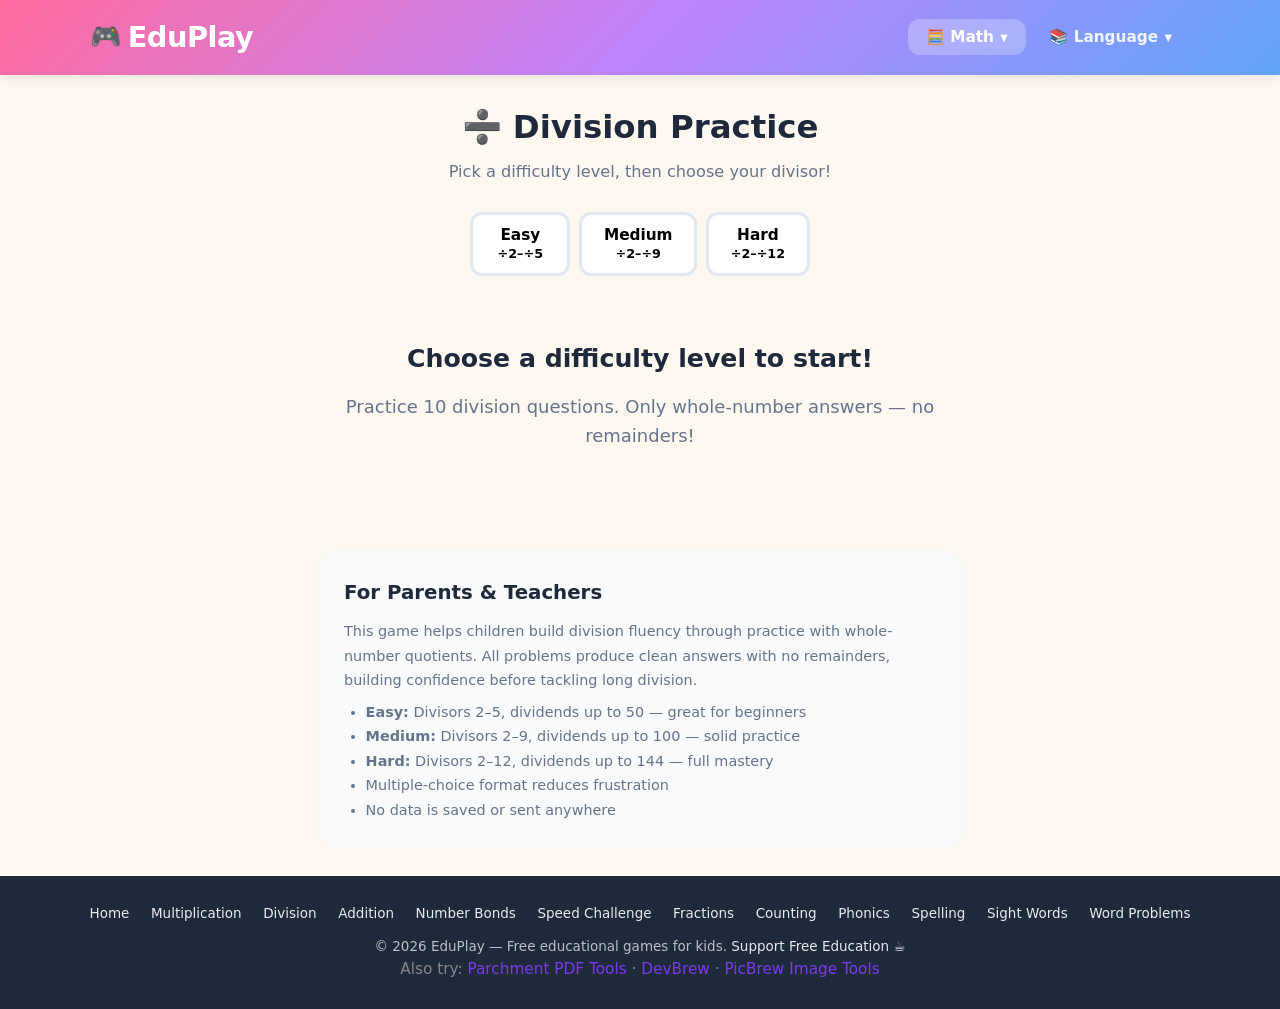
<file: division.html>
<!DOCTYPE html>
<html lang="en">
<head>
  <meta charset="UTF-8">
  <meta name="viewport" content="width=device-width, initial-scale=1.0">
  <title>Division Practice — Free Math Game for Kids | EduPlay</title>
  <meta name="description" content="Practice division facts with whole-number answers. Three difficulty levels for kids ages 6-12. Free, fun, and private — no accounts needed.">
  <meta name="keywords" content="division practice, division game, kids math, free math game, division facts, learn division">
  <meta property="og:title" content="Division Practice — EduPlay">
  <meta property="og:description" content="Practice division with this fun, free math game for kids. Whole-number answers only!">
  <link rel="icon" type="image/svg+xml" href="favicon.svg">
  <link rel="canonical" href="https://dannycranmer.github.io/eduplay/division.html">
  <link rel="stylesheet" href="css/style.css">
  <script type="application/ld+json">
  {
    "@context": "https://schema.org",
    "@type": "WebApplication",
    "name": "Division Practice — EduPlay",
    "description": "Practice division facts with whole-number answers. Free math game for kids.",
    "url": "https://dannycranmer.github.io/eduplay/division.html",
    "applicationCategory": "EducationalApplication",
    "isAccessibleForFree": true
  }
  </script>
</head>
<body>
  <header>
    <div class="nav-inner">
      <a href="index.html" class="logo"><span class="logo-icon">🎮</span> EduPlay</a>
      <button class="hamburger" aria-label="Menu">
        <span></span><span></span><span></span>
      </button>
      <div class="nav-links">
        <div class="nav-dropdown">
          <button class="nav-dropdown-trigger has-active">🧮 Math <span class="dd-arrow">▼</span></button>
          <div class="nav-dropdown-menu">
            <a href="multiplication.html" class="nav-dropdown-item"><span class="nav-dropdown-item-icon">✖️</span> Multiply</a>
            <a href="division.html" class="nav-dropdown-item active"><span class="nav-dropdown-item-icon">➗</span> Divide</a>
            <a href="addition.html" class="nav-dropdown-item"><span class="nav-dropdown-item-icon">➕</span> Add &amp; Sub</a>
            <a href="number-bonds.html" class="nav-dropdown-item"><span class="nav-dropdown-item-icon">🔗</span> Bonds</a>
            <a href="times-tables.html" class="nav-dropdown-item"><span class="nav-dropdown-item-icon">⚡</span> Speed</a>
            <a href="fractions.html" class="nav-dropdown-item"><span class="nav-dropdown-item-icon">🍕</span> Fractions</a>
            <a href="counting.html" class="nav-dropdown-item"><span class="nav-dropdown-item-icon">🔢</span> Counting</a>
            <a href="word-problems.html" class="nav-dropdown-item"><span class="nav-dropdown-item-icon">📝</span> Word Problems</a>
          </div>
        </div>
        <div class="nav-dropdown">
          <button class="nav-dropdown-trigger">📚 Language <span class="dd-arrow">▼</span></button>
          <div class="nav-dropdown-menu">
            <a href="phonics.html" class="nav-dropdown-item"><span class="nav-dropdown-item-icon">🔤</span> Phonics</a>
            <a href="spelling.html" class="nav-dropdown-item"><span class="nav-dropdown-item-icon">📖</span> Spelling</a>
            <a href="sight-words.html" class="nav-dropdown-item"><span class="nav-dropdown-item-icon">👁️</span> Sight Words</a>
          </div>
        </div>
      </div>
    </div>
  </header>
  <div class="nav-overlay"></div>
  <nav class="mobile-nav" aria-label="Game navigation">
    <div class="mobile-nav-header">
      <a href="index.html" class="logo"><span class="logo-icon">🎮</span> EduPlay</a>
      <button class="mobile-nav-close" aria-label="Close menu">✕</button>
    </div>
    <a href="index.html" class="mobile-nav-home">🏠 All Games</a>
    <div class="mobile-nav-section">
      <div class="mobile-nav-section-title">🧮 Math Games</div>
      <div class="mobile-nav-grid">
        <a href="multiplication.html" class="mobile-nav-item"><span class="mobile-nav-item-icon">✖️</span><span class="mobile-nav-item-label">Multiply</span></a>
        <a href="division.html" class="mobile-nav-item active"><span class="mobile-nav-item-icon">➗</span><span class="mobile-nav-item-label">Divide</span></a>
        <a href="addition.html" class="mobile-nav-item"><span class="mobile-nav-item-icon">➕</span><span class="mobile-nav-item-label">Add &amp; Sub</span></a>
        <a href="number-bonds.html" class="mobile-nav-item"><span class="mobile-nav-item-icon">🔗</span><span class="mobile-nav-item-label">Bonds</span></a>
        <a href="times-tables.html" class="mobile-nav-item"><span class="mobile-nav-item-icon">⚡</span><span class="mobile-nav-item-label">Speed</span></a>
        <a href="fractions.html" class="mobile-nav-item"><span class="mobile-nav-item-icon">🍕</span><span class="mobile-nav-item-label">Fractions</span></a>
        <a href="counting.html" class="mobile-nav-item"><span class="mobile-nav-item-icon">🔢</span><span class="mobile-nav-item-label">Counting</span></a>
        <a href="word-problems.html" class="mobile-nav-item"><span class="mobile-nav-item-icon">📝</span><span class="mobile-nav-item-label">Word Problems</span></a>
      </div>
    </div>
    <div class="mobile-nav-section">
      <div class="mobile-nav-section-title">📚 Language Arts</div>
      <div class="mobile-nav-grid">
        <a href="phonics.html" class="mobile-nav-item"><span class="mobile-nav-item-icon">🔤</span><span class="mobile-nav-item-label">Phonics</span></a>
        <a href="spelling.html" class="mobile-nav-item"><span class="mobile-nav-item-icon">📖</span><span class="mobile-nav-item-label">Spelling</span></a>
        <a href="sight-words.html" class="mobile-nav-item"><span class="mobile-nav-item-icon">👁️</span><span class="mobile-nav-item-label">Sight Words</span></a>
      </div>
    </div>
    <div class="mobile-nav-privacy">🛡️ No personal data collected · No accounts · Privacy-first</div>
  </nav>

  <div class="game-container">
    <div class="game-header">
      <h1>➗ Division Practice</h1>
      <p>Pick a difficulty level, then choose your divisor!</p>
    </div>

    <!-- Difficulty level -->
    <div class="difficulty-selector" id="level-selector">
      <button class="diff-btn" data-level="easy">Easy<br><small>÷2–÷5</small></button>
      <button class="diff-btn" data-level="medium">Medium<br><small>÷2–÷9</small></button>
      <button class="diff-btn" data-level="hard">Hard<br><small>÷2–÷12</small></button>
    </div>

    <!-- Divisor selector (shown after difficulty is picked) -->
    <div class="difficulty-selector" id="divisor-selector" style="display:none"></div>

    <div class="score-bar" style="display:none" id="score-bar">
      <span class="score-correct">✅ <span id="score-correct">0</span></span>
      <span class="score-wrong">❌ <span id="score-wrong">0</span></span>
      <span class="score-streak">🔥 <span id="score-streak">0</span></span>
    </div>

    <div class="progress-bar" style="display:none" id="progress-bar"><div class="progress-fill" id="progress" style="width:0%"></div></div>

    <div id="game-area">
      <div class="start-screen">
        <h2>Choose a difficulty level to start!</h2>
        <p>Practice 10 division questions. Only whole-number answers — no remainders!</p>
      </div>
    </div>


    <div class="parent-info">
      <h2>For Parents &amp; Teachers</h2>
      <p>This game helps children build division fluency through practice with whole-number quotients. All problems produce clean answers with no remainders, building confidence before tackling long division.</p>
      <ul>
        <li><strong>Easy:</strong> Divisors 2–5, dividends up to 50 — great for beginners</li>
        <li><strong>Medium:</strong> Divisors 2–9, dividends up to 100 — solid practice</li>
        <li><strong>Hard:</strong> Divisors 2–12, dividends up to 144 — full mastery</li>
        <li>Multiple-choice format reduces frustration</li>
        <li>No data is saved or sent anywhere</li>
      </ul>
    </div>
  </div>

  <footer>
    <div class="footer-links">
      <a href="index.html">Home</a>
      <a href="multiplication.html">Multiplication</a>
      <a href="division.html">Division</a>
      <a href="addition.html">Addition</a>
      <a href="number-bonds.html">Number Bonds</a>
      <a href="times-tables.html">Speed Challenge</a>
      <a href="fractions.html">Fractions</a>
      <a href="counting.html">Counting</a>
      <a href="phonics.html">Phonics</a>
      <a href="spelling.html">Spelling</a>
      <a href="sight-words.html">Sight Words</a>
      <a href="word-problems.html">Word Problems</a>
    </div>
    <p>&copy; 2026 EduPlay — Free educational games for kids. <a href="https://buymeacoffee.com/dairylea" target="_blank" rel="noopener">Support Free Education ☕</a></p>
    <p style="font-size:.85rem;color:#888">Also try: <a href="https://dannycranmer.github.io/parchment/" target="_blank" rel="noopener" style="color:#7c3aed">Parchment PDF Tools</a> · <a href="https://devbrew.org/" target="_blank" rel="noopener" style="color:#7c3aed">DevBrew</a> · <a href="https://dannycranmer.github.io/imagetoolkit/" target="_blank" rel="noopener" style="color:#7c3aed">PicBrew Image Tools</a></p>
  </footer>

  <script src="js/common.js"></script>
  <script>
  (function() {
    const TOTAL_QUESTIONS = 10;
    let tracker, currentLevel, currentDivisor, questions, questionIndex;

    const LEVELS = {
      easy:   { minDiv: 2, maxDiv: 5,  maxDividend: 50 },
      medium: { minDiv: 2, maxDiv: 9,  maxDividend: 100 },
      hard:   { minDiv: 2, maxDiv: 12, maxDividend: 144 }
    };

    showProgressStars('division');

    // Level selector
    document.getElementById('level-selector').addEventListener('click', e => {
      const btn = e.target.closest('.diff-btn');
      if (!btn) return;
      document.querySelectorAll('#level-selector .diff-btn').forEach(b => b.classList.remove('active'));
      btn.classList.add('active');
      currentLevel = btn.dataset.level;
      showDivisorSelector();
    });

    function showDivisorSelector() {
      const level = LEVELS[currentLevel];
      const container = document.getElementById('divisor-selector');
      container.style.display = 'flex';
      let html = '';
      for (let d = level.minDiv; d <= level.maxDiv; d++) {
        html += `<button class="diff-btn" data-divisor="${d}">÷${d}</button>`;
      }
      html += `<button class="diff-btn" data-divisor="mix">Mix!</button>`;
      container.innerHTML = html;

      container.addEventListener('click', e => {
        const btn = e.target.closest('.diff-btn');
        if (!btn) return;
        container.querySelectorAll('.diff-btn').forEach(b => b.classList.remove('active'));
        btn.classList.add('active');
        currentDivisor = btn.dataset.divisor;
        startGame();
      });
    }

    function generateDivisionPair(divisor, maxDividend) {
      // Generate a÷b=c where a=dividend, b=divisor, c=quotient (whole number)
      const maxQuotient = Math.floor(maxDividend / divisor);
      const quotient = randInt(1, maxQuotient);
      const dividend = divisor * quotient;
      return { dividend, divisor, answer: quotient };
    }

    function generateQuestions() {
      questions = [];
      const level = LEVELS[currentLevel];
      const seen = new Set();

      if (currentDivisor === 'mix') {
        let attempts = 0;
        while (questions.length < TOTAL_QUESTIONS && attempts < 300) {
          const div = randInt(level.minDiv, level.maxDiv);
          const pair = generateDivisionPair(div, level.maxDividend);
          const key = pair.dividend + '÷' + pair.divisor;
          if (!seen.has(key)) {
            seen.add(key);
            questions.push(pair);
          }
          attempts++;
        }
      } else {
        // Specific divisor: generate all possible quotients and shuffle
        const divisor = parseInt(currentDivisor);
        const maxQuotient = Math.floor(level.maxDividend / divisor);
        const allQuotients = [];
        for (let q = 1; q <= maxQuotient; q++) {
          allQuotients.push(q);
        }
        shuffle(allQuotients);
        const count = Math.min(TOTAL_QUESTIONS, allQuotients.length);
        for (let i = 0; i < count; i++) {
          const quotient = allQuotients[i];
          questions.push({ dividend: divisor * quotient, divisor, answer: quotient });
        }
      }
    }

    function startGame() {
      tracker = new ScoreTracker();
      tracker.start();
      questionIndex = 0;
      generateQuestions();
      document.getElementById('score-bar').style.display = 'flex';
      document.getElementById('progress-bar').style.display = 'block';
      showQuestion();
    }

    function showQuestion() {
      if (questionIndex >= TOTAL_QUESTIONS) {
        showResults(tracker, 'game-area', 'division', currentLevel);
        return;
      }
      const q = questions[questionIndex];
      const pct = Math.round((questionIndex / TOTAL_QUESTIONS) * 100);
      document.getElementById('progress').style.width = pct + '%';

      const choices = generateChoices(q.answer, 4, Math.max(3, Math.floor(q.answer * 0.4)));
      const area = document.getElementById('game-area');
      area.innerHTML = `
        <div class="question-area animate-pop">
          <div class="question-text">${q.dividend} ÷ ${q.divisor} = ?</div>
          <div class="answer-choices" id="choices">
            ${choices.map(c => `<button class="choice-btn" data-val="${c}">${c}</button>`).join('')}
          </div>
          <div class="feedback" id="feedback"></div>
        </div>
      `;

      document.getElementById('choices').addEventListener('click', e => {
        const btn = e.target.closest('.choice-btn');
        if (!btn || btn.classList.contains('correct') || btn.classList.contains('wrong')) return;
        handleAnswer(parseInt(btn.dataset.val), q.answer, btn);
      });
    }

    function handleAnswer(selected, correct, btn) {
      const feedback = document.getElementById('feedback');
      const allBtns = document.querySelectorAll('.choice-btn');

      if (selected === correct) {
        tracker.recordCorrect();
        btn.classList.add('correct');
        feedback.className = 'feedback feedback-correct';
        feedback.textContent = ['Great!', 'Awesome!', 'Correct!', 'Yes!', 'Perfect!'][randInt(0, 4)];
        animateEl(btn, 'animate-pop');
      } else {
        tracker.recordWrong();
        btn.classList.add('wrong');
        animateEl(btn, 'animate-shake');
        allBtns.forEach(b => { if (parseInt(b.dataset.val) === correct) b.classList.add('correct'); });
        feedback.className = 'feedback feedback-wrong';
        feedback.textContent = `It's ${correct}. Keep going!`;
      }

      updateScoreDisplay(tracker);
      allBtns.forEach(b => b.style.pointerEvents = 'none');
      const nextBtn = document.createElement('button');
      nextBtn.className = 'next-btn';
      nextBtn.textContent = 'Next →';
      document.getElementById('feedback').after(nextBtn);
      const advTimer = setTimeout(() => { questionIndex++; showQuestion(); }, 900);
      nextBtn.addEventListener('click', () => { clearTimeout(advTimer); questionIndex++; showQuestion(); });
    }
  })();
  </script>
  <script data-goatcounter="https://eduplay.goatcounter.com/count" async src="//gc.zgo.at/count.js"></script>
</body>
</html>
</file>
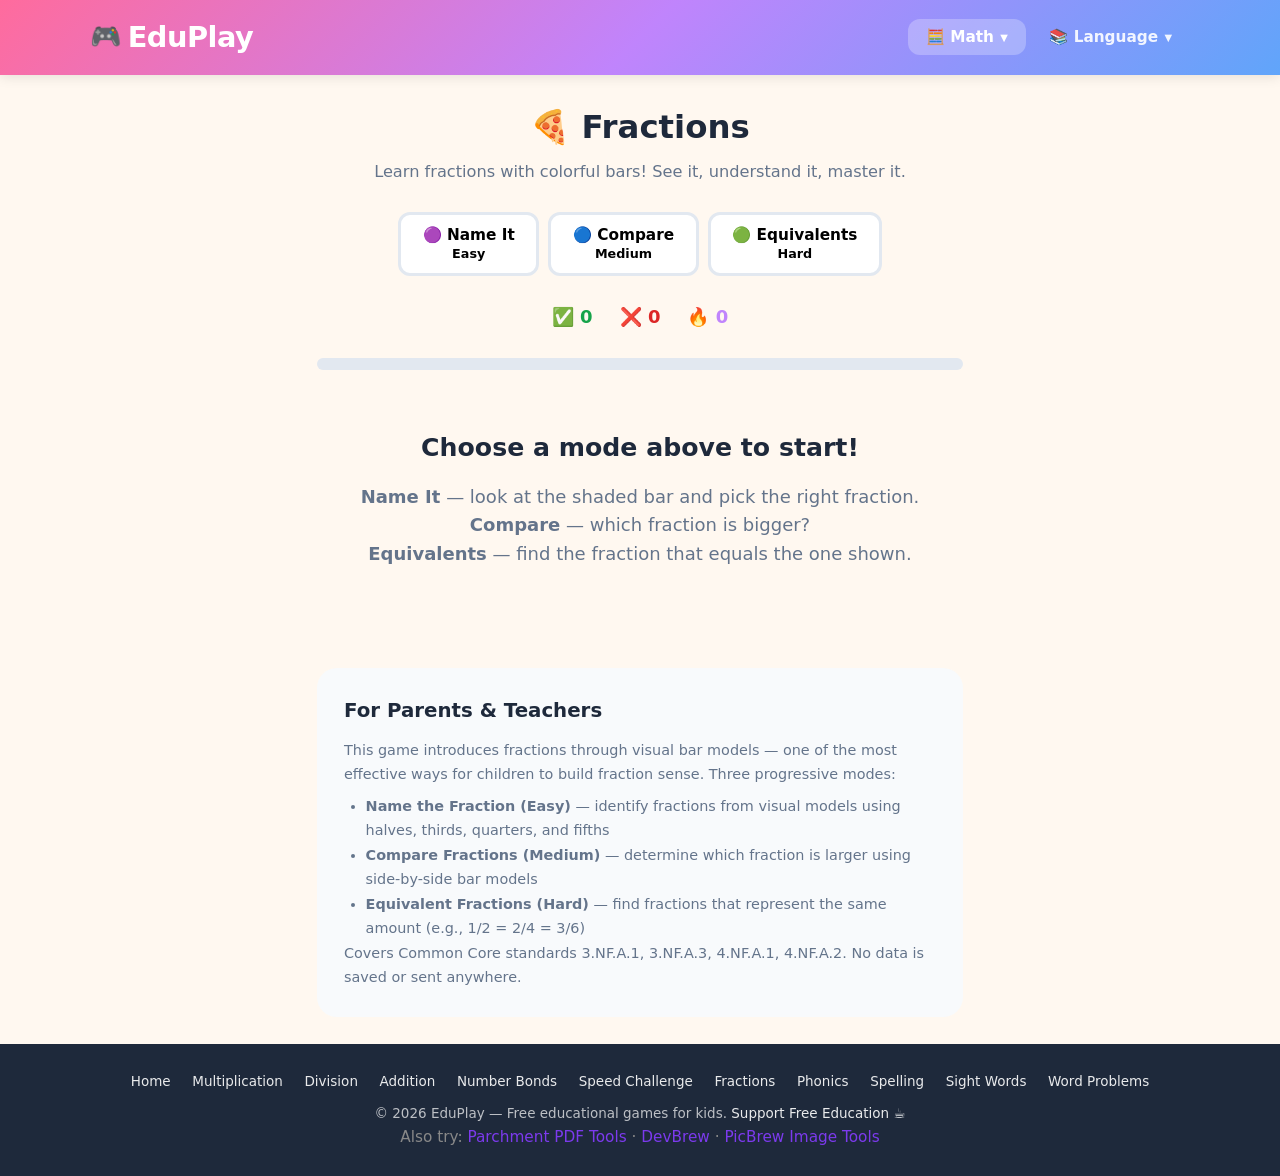
<file: fractions.html>
<!DOCTYPE html>
<html lang="en">
<head>
  <meta charset="UTF-8">
  <meta name="viewport" content="width=device-width, initial-scale=1.0">
  <title>Fractions Game — Learn Fractions Visually | EduPlay</title>
  <meta name="description" content="Learn fractions with colorful visual bar models! Name fractions, compare them, and find equivalents. Free game for kids ages 7-12.">
  <meta name="keywords" content="fractions game, learn fractions, visual fractions, fraction bars, equivalent fractions, compare fractions, free math game, kids fractions">
  <meta property="og:title" content="Fractions Game — Learn Fractions Visually | EduPlay">
  <meta property="og:description" content="Learn fractions with colorful visual bar models! Three modes: name, compare, and find equivalents.">
  <link rel="icon" type="image/svg+xml" href="favicon.svg">
  <link rel="canonical" href="https://dannycranmer.github.io/eduplay/fractions.html">
  <link rel="stylesheet" href="css/style.css">
  <script type="application/ld+json">
  {
    "@context": "https://schema.org",
    "@type": "WebApplication",
    "name": "Fractions Game — EduPlay",
    "description": "Learn fractions with visual bar models. Name fractions, compare them, find equivalents. Free math game for kids ages 7-12.",
    "url": "https://dannycranmer.github.io/eduplay/fractions.html",
    "applicationCategory": "EducationalApplication",
    "isAccessibleForFree": true
  }
  </script>
  <style>
    /* Fraction bar styles */
    .fraction-bar {
      display: flex;
      width: 100%;
      max-width: 360px;
      height: 56px;
      border-radius: 12px;
      overflow: hidden;
      border: 3px solid #CBD5E1;
      margin: 0 auto;
      background: #F1F5F9;
    }

    .fraction-bar.bar-small {
      max-width: 260px;
      height: 48px;
    }

    .fraction-segment {
      flex: 1;
      display: flex;
      align-items: center;
      justify-content: center;
      font-weight: 800;
      font-size: 0.75rem;
      color: rgba(255,255,255,0.9);
      border-right: 2px solid rgba(255,255,255,0.5);
      transition: background 0.3s;
    }

    .fraction-segment:last-child {
      border-right: none;
    }

    .fraction-segment.shaded {
      background: var(--purple);
    }

    .fraction-segment.shaded-blue {
      background: var(--blue);
    }

    .fraction-segment.shaded-pink {
      background: var(--pink);
    }

    .fraction-segment.shaded-green {
      background: var(--green);
    }

    .fraction-segment.shaded-orange {
      background: var(--orange);
    }

    .fraction-segment.unshaded {
      background: #E2E8F0;
    }

    /* Fraction text display */
    .fraction-display {
      display: inline-flex;
      flex-direction: column;
      align-items: center;
      font-weight: 900;
      line-height: 1;
      margin: 0 0.3rem;
    }

    .fraction-display .frac-num,
    .fraction-display .frac-den {
      font-size: 1.8rem;
    }

    .fraction-display .frac-line {
      width: 100%;
      height: 3px;
      background: var(--text);
      margin: 4px 0;
      border-radius: 2px;
      min-width: 30px;
    }

    /* Compare mode layout */
    .compare-container {
      display: flex;
      align-items: center;
      justify-content: center;
      gap: 1.5rem;
      flex-wrap: wrap;
      margin-bottom: 1.2rem;
    }

    .compare-side {
      display: flex;
      flex-direction: column;
      align-items: center;
      gap: 0.6rem;
      cursor: pointer;
      padding: 1rem;
      border-radius: var(--radius-sm);
      border: 3px solid #E2E8F0;
      background: #fff;
      transition: all 0.2s;
      min-width: 160px;
    }

    .compare-side:hover {
      border-color: var(--purple);
      transform: scale(1.03);
    }

    .compare-side:active {
      transform: scale(0.97);
    }

    .compare-side.correct {
      background: #DCFCE7;
      border-color: var(--green);
    }

    .compare-side.wrong {
      background: #FEE2E2;
      border-color: var(--red);
    }

    .compare-side.highlight {
      border-color: var(--green);
      box-shadow: 0 0 0 3px rgba(74, 222, 128, 0.3);
    }

    .compare-vs {
      font-size: 1.4rem;
      font-weight: 900;
      color: var(--text-light);
    }

    /* Fraction label under bar */
    .fraction-label {
      font-size: 1.5rem;
      font-weight: 900;
      margin-top: 0.4rem;
      color: var(--text);
    }

    /* Equivalent mode instruction */
    .equiv-prompt {
      display: flex;
      flex-direction: column;
      align-items: center;
      gap: 0.6rem;
      margin-bottom: 1.2rem;
    }

    .equiv-prompt .prompt-text {
      font-size: 1.1rem;
      font-weight: 700;
      color: var(--text-light);
    }

    /* Choice buttons for fractions */
    .fraction-choices {
      display: grid;
      grid-template-columns: 1fr 1fr;
      gap: 0.8rem;
      max-width: 400px;
      margin: 0 auto;
    }

    .fraction-choice-btn {
      padding: 1rem;
      border: 3px solid #E2E8F0;
      border-radius: var(--radius-sm);
      background: #fff;
      font-family: inherit;
      font-size: 1.5rem;
      font-weight: 900;
      cursor: pointer;
      transition: all 0.15s;
      min-height: 60px;
      display: flex;
      align-items: center;
      justify-content: center;
    }

    .fraction-choice-btn:hover {
      border-color: var(--purple);
      transform: scale(1.03);
    }

    .fraction-choice-btn:active {
      transform: scale(0.97);
    }

    .fraction-choice-btn.correct {
      background: #DCFCE7;
      border-color: var(--green);
    }

    .fraction-choice-btn.wrong {
      background: #FEE2E2;
      border-color: var(--red);
    }

    @media (max-width: 480px) {
      .fraction-bar { height: 44px; }
      .fraction-bar.bar-small { height: 38px; max-width: 200px; }
      .compare-side { min-width: 130px; padding: 0.7rem; }
      .compare-container { gap: 0.8rem; }
      .fraction-display .frac-num, .fraction-display .frac-den { font-size: 1.4rem; }
      .fraction-label { font-size: 1.2rem; }
    }
  </style>
</head>
<body>
  <header>
    <div class="nav-inner">
      <a href="index.html" class="logo"><span class="logo-icon">🎮</span> EduPlay</a>
      <button class="hamburger" aria-label="Menu">
        <span></span><span></span><span></span>
      </button>
      <div class="nav-links">
        <div class="nav-dropdown">
          <button class="nav-dropdown-trigger has-active">🧮 Math <span class="dd-arrow">▼</span></button>
          <div class="nav-dropdown-menu">
            <a href="multiplication.html" class="nav-dropdown-item"><span class="nav-dropdown-item-icon">✖️</span> Multiply</a>
            <a href="division.html" class="nav-dropdown-item"><span class="nav-dropdown-item-icon">➗</span> Divide</a>
            <a href="addition.html" class="nav-dropdown-item"><span class="nav-dropdown-item-icon">➕</span> Add &amp; Sub</a>
            <a href="number-bonds.html" class="nav-dropdown-item"><span class="nav-dropdown-item-icon">🔗</span> Bonds</a>
            <a href="times-tables.html" class="nav-dropdown-item"><span class="nav-dropdown-item-icon">⚡</span> Speed</a>
            <a href="fractions.html" class="nav-dropdown-item active"><span class="nav-dropdown-item-icon">🍕</span> Fractions</a>
            <a href="counting.html" class="nav-dropdown-item"><span class="nav-dropdown-item-icon">🔢</span> Counting</a>
            <a href="word-problems.html" class="nav-dropdown-item"><span class="nav-dropdown-item-icon">📝</span> Word Problems</a>
          </div>
        </div>
        <div class="nav-dropdown">
          <button class="nav-dropdown-trigger">📚 Language <span class="dd-arrow">▼</span></button>
          <div class="nav-dropdown-menu">
            <a href="phonics.html" class="nav-dropdown-item"><span class="nav-dropdown-item-icon">🔤</span> Phonics</a>
            <a href="spelling.html" class="nav-dropdown-item"><span class="nav-dropdown-item-icon">📖</span> Spelling</a>
            <a href="sight-words.html" class="nav-dropdown-item"><span class="nav-dropdown-item-icon">👁️</span> Sight Words</a>
          </div>
        </div>
      </div>
    </div>
  </header>
  <div class="nav-overlay"></div>
  <nav class="mobile-nav" aria-label="Game navigation">
    <div class="mobile-nav-header">
      <a href="index.html" class="logo"><span class="logo-icon">🎮</span> EduPlay</a>
      <button class="mobile-nav-close" aria-label="Close menu">✕</button>
    </div>
    <a href="index.html" class="mobile-nav-home">🏠 All Games</a>
    <div class="mobile-nav-section">
      <div class="mobile-nav-section-title">🧮 Math Games</div>
      <div class="mobile-nav-grid">
        <a href="multiplication.html" class="mobile-nav-item"><span class="mobile-nav-item-icon">✖️</span><span class="mobile-nav-item-label">Multiply</span></a>
        <a href="division.html" class="mobile-nav-item"><span class="mobile-nav-item-icon">➗</span><span class="mobile-nav-item-label">Divide</span></a>
        <a href="addition.html" class="mobile-nav-item"><span class="mobile-nav-item-icon">➕</span><span class="mobile-nav-item-label">Add &amp; Sub</span></a>
        <a href="number-bonds.html" class="mobile-nav-item"><span class="mobile-nav-item-icon">🔗</span><span class="mobile-nav-item-label">Bonds</span></a>
        <a href="times-tables.html" class="mobile-nav-item"><span class="mobile-nav-item-icon">⚡</span><span class="mobile-nav-item-label">Speed</span></a>
        <a href="fractions.html" class="mobile-nav-item active"><span class="mobile-nav-item-icon">🍕</span><span class="mobile-nav-item-label">Fractions</span></a>
        <a href="counting.html" class="mobile-nav-item"><span class="mobile-nav-item-icon">🔢</span><span class="mobile-nav-item-label">Counting</span></a>
        <a href="word-problems.html" class="mobile-nav-item"><span class="mobile-nav-item-icon">📝</span><span class="mobile-nav-item-label">Word Problems</span></a>
      </div>
    </div>
    <div class="mobile-nav-section">
      <div class="mobile-nav-section-title">📚 Language Arts</div>
      <div class="mobile-nav-grid">
        <a href="phonics.html" class="mobile-nav-item"><span class="mobile-nav-item-icon">🔤</span><span class="mobile-nav-item-label">Phonics</span></a>
        <a href="spelling.html" class="mobile-nav-item"><span class="mobile-nav-item-icon">📖</span><span class="mobile-nav-item-label">Spelling</span></a>
        <a href="sight-words.html" class="mobile-nav-item"><span class="mobile-nav-item-icon">👁️</span><span class="mobile-nav-item-label">Sight Words</span></a>
      </div>
    </div>
    <div class="mobile-nav-privacy">🛡️ No personal data collected · No accounts · Privacy-first</div>
  </nav>

  <div class="game-container">
    <div class="game-header">
      <h1>🍕 Fractions</h1>
      <p>Learn fractions with colorful bars! See it, understand it, master it.</p>
    </div>

    <div class="difficulty-selector" id="mode-selector">
      <button class="diff-btn" data-mode="name">🟣 Name It<br><small>Easy</small></button>
      <button class="diff-btn" data-mode="compare">🔵 Compare<br><small>Medium</small></button>
      <button class="diff-btn" data-mode="equivalent">🟢 Equivalents<br><small>Hard</small></button>
    </div>

    <div class="score-bar">
      <span class="score-correct">✅ <span id="score-correct">0</span></span>
      <span class="score-wrong">❌ <span id="score-wrong">0</span></span>
      <span class="score-streak">🔥 <span id="score-streak">0</span></span>
    </div>

    <div class="progress-bar"><div class="progress-fill" id="progress" style="width:0%"></div></div>

    <div id="game-area">
      <div class="start-screen">
        <h2>Choose a mode above to start!</h2>
        <p><strong>Name It</strong> — look at the shaded bar and pick the right fraction.<br>
        <strong>Compare</strong> — which fraction is bigger?<br>
        <strong>Equivalents</strong> — find the fraction that equals the one shown.</p>
      </div>
    </div>


    <div class="parent-info">
      <h2>For Parents &amp; Teachers</h2>
      <p>This game introduces fractions through visual bar models — one of the most effective ways for children to build fraction sense. Three progressive modes:</p>
      <ul>
        <li><strong>Name the Fraction (Easy)</strong> — identify fractions from visual models using halves, thirds, quarters, and fifths</li>
        <li><strong>Compare Fractions (Medium)</strong> — determine which fraction is larger using side-by-side bar models</li>
        <li><strong>Equivalent Fractions (Hard)</strong> — find fractions that represent the same amount (e.g., 1/2 = 2/4 = 3/6)</li>
      </ul>
      <p>Covers Common Core standards 3.NF.A.1, 3.NF.A.3, 4.NF.A.1, 4.NF.A.2. No data is saved or sent anywhere.</p>
    </div>
  </div>

  <footer>
    <div class="footer-links">
      <a href="index.html">Home</a>
      <a href="multiplication.html">Multiplication</a>
      <a href="division.html">Division</a>
      <a href="addition.html">Addition</a>
      <a href="number-bonds.html">Number Bonds</a>
      <a href="times-tables.html">Speed Challenge</a>
      <a href="fractions.html">Fractions</a>
      <a href="phonics.html">Phonics</a>
      <a href="spelling.html">Spelling</a>
      <a href="sight-words.html">Sight Words</a>
      <a href="word-problems.html">Word Problems</a>
    </div>
    <p>&copy; 2026 EduPlay — Free educational games for kids. <a href="https://buymeacoffee.com/dairylea" target="_blank" rel="noopener">Support Free Education ☕</a></p>
    <p style="font-size:.85rem;color:#888">Also try: <a href="https://dannycranmer.github.io/parchment/" target="_blank" rel="noopener" style="color:#7c3aed">Parchment PDF Tools</a> · <a href="https://devbrew.org/" target="_blank" rel="noopener" style="color:#7c3aed">DevBrew</a> · <a href="https://dannycranmer.github.io/imagetoolkit/" target="_blank" rel="noopener" style="color:#7c3aed">PicBrew Image Tools</a></p>
  </footer>

  <script src="js/common.js"></script>
  <script>
  (function() {
    const TOTAL_QUESTIONS = 10;
    const BAR_COLORS = ['shaded', 'shaded-blue', 'shaded-pink', 'shaded-green', 'shaded-orange'];
    let tracker, currentMode, questionIndex;

    showProgressStars('fractions');

    // Mode selector
    document.getElementById('mode-selector').addEventListener('click', e => {
      const btn = e.target.closest('.diff-btn');
      if (!btn) return;
      document.querySelectorAll('#mode-selector .diff-btn').forEach(b => b.classList.remove('active'));
      btn.classList.add('active');
      currentMode = btn.dataset.mode;
      startGame();
    });

    function startGame() {
      tracker = new ScoreTracker();
      tracker.start();
      questionIndex = 0;
      showQuestion();
    }

    // Build a fraction bar HTML
    function buildBar(numerator, denominator, colorClass) {
      colorClass = colorClass || BAR_COLORS[randInt(0, BAR_COLORS.length - 1)];
      let html = '<div class="fraction-bar">';
      for (let i = 0; i < denominator; i++) {
        html += '<div class="fraction-segment ' + (i < numerator ? colorClass : 'unshaded') + '"></div>';
      }
      html += '</div>';
      return html;
    }

    function buildBarSmall(numerator, denominator, colorClass) {
      colorClass = colorClass || BAR_COLORS[randInt(0, BAR_COLORS.length - 1)];
      let html = '<div class="fraction-bar bar-small">';
      for (let i = 0; i < denominator; i++) {
        html += '<div class="fraction-segment ' + (i < numerator ? colorClass : 'unshaded') + '"></div>';
      }
      html += '</div>';
      return html;
    }

    // Format fraction as text
    function fracText(num, den) {
      return num + '/' + den;
    }

    // GCD for simplifying
    function gcd(a, b) { return b === 0 ? a : gcd(b, a % b); }

    // ====== NAME THE FRACTION (Easy) ======
    function generateNameQuestion() {
      const denominators = [2, 3, 4, 5];
      const den = denominators[randInt(0, denominators.length - 1)];
      const num = randInt(1, den - 1);
      const colorClass = BAR_COLORS[randInt(0, BAR_COLORS.length - 1)];

      // Generate 3 wrong answers
      const correct = fracText(num, den);
      const choices = new Set([correct]);
      let attempts = 0;
      while (choices.size < 4 && attempts < 50) {
        const wDen = denominators[randInt(0, denominators.length - 1)];
        const wNum = randInt(1, wDen - 1);
        const wrong = fracText(wNum, wDen);
        if (wrong !== correct) choices.add(wrong);
        attempts++;
      }

      return { num, den, correct, choices: shuffle([...choices]), colorClass };
    }

    function showNameQuestion() {
      const q = generateNameQuestion();
      const area = document.getElementById('game-area');
      updateProgress();

      area.innerHTML = `
        <div class="question-area animate-pop">
          <div style="font-size:1.1rem;font-weight:700;color:var(--text-light);margin-bottom:0.8rem;">What fraction is shaded?</div>
          ${buildBar(q.num, q.den, q.colorClass)}
          <div style="margin-top:1.2rem;">
            <div class="fraction-choices" id="choices">
              ${q.choices.map(c => `<button class="fraction-choice-btn" data-val="${c}">${c}</button>`).join('')}
            </div>
          </div>
          <div class="feedback" id="feedback"></div>
        </div>
      `;

      document.getElementById('choices').addEventListener('click', e => {
        const btn = e.target.closest('.fraction-choice-btn');
        if (!btn || btn.classList.contains('correct') || btn.classList.contains('wrong')) return;
        handleNameAnswer(btn.dataset.val, q.correct, btn);
      });
    }

    function handleNameAnswer(selected, correct, btn) {
      const feedback = document.getElementById('feedback');
      const allBtns = document.querySelectorAll('.fraction-choice-btn');

      if (selected === correct) {
        tracker.recordCorrect();
        btn.classList.add('correct');
        feedback.className = 'feedback feedback-correct';
        feedback.textContent = ['Great!', 'Awesome!', 'Correct!', 'Yes!', 'Perfect!'][randInt(0, 4)];
        animateEl(btn, 'animate-pop');
      } else {
        tracker.recordWrong();
        btn.classList.add('wrong');
        animateEl(btn, 'animate-shake');
        allBtns.forEach(b => { if (b.dataset.val === correct) b.classList.add('correct'); });
        feedback.className = 'feedback feedback-wrong';
        feedback.textContent = 'It\'s ' + correct + '. Keep going!';
      }

      updateScoreDisplay(tracker);
      allBtns.forEach(b => b.style.pointerEvents = 'none');
      const nextBtn = document.createElement('button');
      nextBtn.className = 'next-btn';
      nextBtn.textContent = 'Next →';
      document.getElementById('feedback').after(nextBtn);
      const advTimer = setTimeout(() => { questionIndex++; showQuestion(); }, 1000);
      nextBtn.addEventListener('click', () => { clearTimeout(advTimer); questionIndex++; showQuestion(); });
    }

    // ====== COMPARE FRACTIONS (Medium) ======
    function generateCompareQuestion() {
      const denominators = [2, 3, 4, 5, 6, 8];
      // Pick two different fractions
      let n1, d1, n2, d2;
      let attempts = 0;
      do {
        d1 = denominators[randInt(0, denominators.length - 1)];
        n1 = randInt(1, d1 - 1);
        d2 = denominators[randInt(0, denominators.length - 1)];
        n2 = randInt(1, d2 - 1);
        attempts++;
      } while ((n1/d1 === n2/d2) && attempts < 50);

      const val1 = n1 / d1;
      const val2 = n2 / d2;
      // Correct answer: 'left' or 'right'
      const correct = val1 > val2 ? 'left' : (val2 > val1 ? 'right' : 'equal');

      return { n1, d1, n2, d2, correct };
    }

    function showCompareQuestion() {
      const q = generateCompareQuestion();
      const area = document.getElementById('game-area');
      updateProgress();

      const color1 = BAR_COLORS[randInt(0, BAR_COLORS.length - 1)];
      let color2 = BAR_COLORS[randInt(0, BAR_COLORS.length - 1)];
      while (color2 === color1) color2 = BAR_COLORS[randInt(0, BAR_COLORS.length - 1)];

      area.innerHTML = `
        <div class="question-area animate-pop">
          <div style="font-size:1.1rem;font-weight:700;color:var(--text-light);margin-bottom:0.8rem;">Which fraction is bigger? Tap it!</div>
          <div class="compare-container">
            <div class="compare-side" data-side="left" id="side-left">
              ${buildBarSmall(q.n1, q.d1, color1)}
              <div class="fraction-label">${fracText(q.n1, q.d1)}</div>
            </div>
            <div class="compare-vs">VS</div>
            <div class="compare-side" data-side="right" id="side-right">
              ${buildBarSmall(q.n2, q.d2, color2)}
              <div class="fraction-label">${fracText(q.n2, q.d2)}</div>
            </div>
          </div>
          <div class="feedback" id="feedback"></div>
        </div>
      `;

      const leftSide = document.getElementById('side-left');
      const rightSide = document.getElementById('side-right');

      function handleCompareClick(side) {
        if (leftSide.classList.contains('correct') || leftSide.classList.contains('wrong')) return;

        const feedback = document.getElementById('feedback');
        if (side === q.correct) {
          tracker.recordCorrect();
          document.getElementById('side-' + side).classList.add('correct');
          feedback.className = 'feedback feedback-correct';
          feedback.textContent = ['Right!', 'You got it!', 'Correct!', 'Nice!', 'Exactly!'][randInt(0, 4)];
          animateEl(document.getElementById('side-' + side), 'animate-pop');
        } else {
          tracker.recordWrong();
          document.getElementById('side-' + side).classList.add('wrong');
          document.getElementById('side-' + q.correct).classList.add('highlight');
          animateEl(document.getElementById('side-' + side), 'animate-shake');
          feedback.className = 'feedback feedback-wrong';
          const correctFrac = q.correct === 'left' ? fracText(q.n1, q.d1) : fracText(q.n2, q.d2);
          feedback.textContent = correctFrac + ' is bigger!';
        }

        updateScoreDisplay(tracker);
        leftSide.style.pointerEvents = 'none';
        rightSide.style.pointerEvents = 'none';
        const nextBtn = document.createElement('button');
        nextBtn.className = 'next-btn';
        nextBtn.textContent = 'Next →';
        document.getElementById('feedback').after(nextBtn);
        const advTimer = setTimeout(() => { questionIndex++; showQuestion(); }, 1000);
        nextBtn.addEventListener('click', () => { clearTimeout(advTimer); questionIndex++; showQuestion(); });
      }

      leftSide.addEventListener('click', () => handleCompareClick('left'));
      rightSide.addEventListener('click', () => handleCompareClick('right'));
    }

    // ====== EQUIVALENT FRACTIONS (Hard) ======
    function generateEquivalentQuestion() {
      // Base fractions to use
      const bases = [
        {n: 1, d: 2}, {n: 1, d: 3}, {n: 2, d: 3},
        {n: 1, d: 4}, {n: 3, d: 4}, {n: 1, d: 5},
        {n: 2, d: 5}, {n: 3, d: 5}, {n: 4, d: 5},
        {n: 2, d: 4}, {n: 1, d: 6}, {n: 5, d: 6}
      ];

      const base = bases[randInt(0, bases.length - 1)];
      // Simplify the base
      const g = gcd(base.n, base.d);
      const sn = base.n / g;
      const sd = base.d / g;

      // Show the fraction multiplied by a factor
      const showFactor = randInt(1, 3);
      const showN = sn * showFactor;
      const showD = sd * showFactor;

      // Correct answer: different factor
      let correctFactor = randInt(1, 4);
      while (correctFactor === showFactor) correctFactor = randInt(1, 4);
      const correctN = sn * correctFactor;
      const correctD = sd * correctFactor;
      const correct = fracText(correctN, correctD);

      // Generate 3 wrong choices
      const choices = new Set([correct]);
      let attempts = 0;
      while (choices.size < 4 && attempts < 80) {
        // Generate non-equivalent fractions
        const wDen = [2, 3, 4, 5, 6, 8, 10, 12][randInt(0, 7)];
        const wNum = randInt(1, wDen - 1);
        const wVal = wNum / wDen;
        const origVal = sn / sd;
        // Make sure it's NOT equivalent
        if (Math.abs(wVal - origVal) > 0.01) {
          choices.add(fracText(wNum, wDen));
        }
        attempts++;
      }

      const colorClass = BAR_COLORS[randInt(0, BAR_COLORS.length - 1)];

      return { showN, showD, correctN, correctD, correct, sn, sd, choices: shuffle([...choices]), colorClass };
    }

    function showEquivalentQuestion() {
      const q = generateEquivalentQuestion();
      const area = document.getElementById('game-area');
      updateProgress();

      area.innerHTML = `
        <div class="question-area animate-pop">
          <div class="equiv-prompt">
            <div class="prompt-text">Which fraction equals ${fracText(q.showN, q.showD)}?</div>
            ${buildBar(q.showN, q.showD, q.colorClass)}
          </div>
          <div class="fraction-choices" id="choices">
            ${q.choices.map(c => `<button class="fraction-choice-btn" data-val="${c}">${c}</button>`).join('')}
          </div>
          <div class="feedback" id="feedback"></div>
        </div>
      `;

      document.getElementById('choices').addEventListener('click', e => {
        const btn = e.target.closest('.fraction-choice-btn');
        if (!btn || btn.classList.contains('correct') || btn.classList.contains('wrong')) return;
        handleEquivalentAnswer(btn.dataset.val, q.correct, btn);
      });
    }

    function handleEquivalentAnswer(selected, correct, btn) {
      const feedback = document.getElementById('feedback');
      const allBtns = document.querySelectorAll('.fraction-choice-btn');

      if (selected === correct) {
        tracker.recordCorrect();
        btn.classList.add('correct');
        feedback.className = 'feedback feedback-correct';
        feedback.textContent = ['Yes!', 'Equivalent!', 'Correct!', 'Nailed it!', 'Spot on!'][randInt(0, 4)];
        animateEl(btn, 'animate-pop');
      } else {
        tracker.recordWrong();
        btn.classList.add('wrong');
        animateEl(btn, 'animate-shake');
        allBtns.forEach(b => { if (b.dataset.val === correct) b.classList.add('correct'); });
        feedback.className = 'feedback feedback-wrong';
        feedback.textContent = 'It\'s ' + correct + '!';
      }

      updateScoreDisplay(tracker);
      allBtns.forEach(b => b.style.pointerEvents = 'none');
      const nextBtn = document.createElement('button');
      nextBtn.className = 'next-btn';
      nextBtn.textContent = 'Next →';
      document.getElementById('feedback').after(nextBtn);
      const advTimer = setTimeout(() => { questionIndex++; showQuestion(); }, 1000);
      nextBtn.addEventListener('click', () => { clearTimeout(advTimer); questionIndex++; showQuestion(); });
    }

    // ====== COMMON ======
    function updateProgress() {
      const pct = Math.round((questionIndex / TOTAL_QUESTIONS) * 100);
      document.getElementById('progress').style.width = pct + '%';
    }

    function showQuestion() {
      if (questionIndex >= TOTAL_QUESTIONS) {
        showResults(tracker, 'game-area', 'fractions', currentMode);
        return;
      }
      if (currentMode === 'name') showNameQuestion();
      else if (currentMode === 'compare') showCompareQuestion();
      else if (currentMode === 'equivalent') showEquivalentQuestion();
    }
  })();
  </script>
  <script data-goatcounter="https://eduplay.goatcounter.com/count" async src="//gc.zgo.at/count.js"></script>
</body>
</html>
</file>
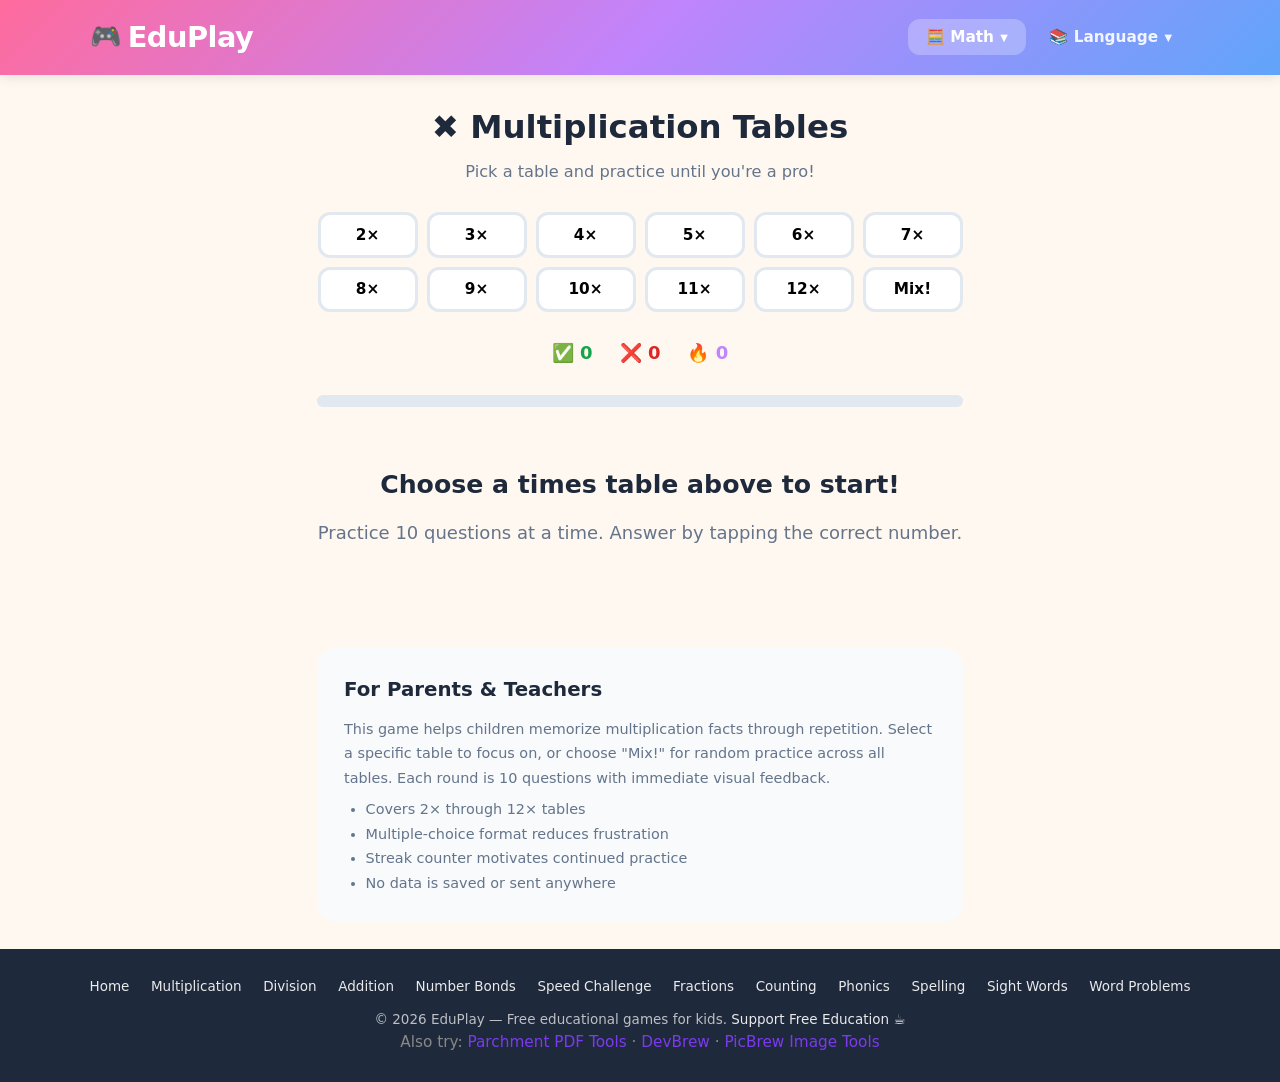
<file: multiplication.html>
<!DOCTYPE html>
<html lang="en">
<head>
  <meta charset="UTF-8">
  <meta name="viewport" content="width=device-width, initial-scale=1.0">
  <title>Multiplication Tables Practice — Free Math Game | EduPlay</title>
  <meta name="description" content="Practice multiplication tables from 1 to 12. Free, fun, and private — no accounts needed. Perfect for kids ages 6-12.">
  <meta name="keywords" content="multiplication tables, times tables practice, multiplication game, kids math, free math game">
  <meta property="og:title" content="Multiplication Tables Practice — EduPlay">
  <meta property="og:description" content="Practice your times tables with this fun, free multiplication game for kids.">
  <link rel="icon" type="image/svg+xml" href="favicon.svg">
  <link rel="canonical" href="https://dannycranmer.github.io/eduplay/multiplication.html">
  <link rel="stylesheet" href="css/style.css">
  <script type="application/ld+json">
  {
    "@context": "https://schema.org",
    "@type": "WebApplication",
    "name": "Multiplication Tables Practice — EduPlay",
    "description": "Practice multiplication tables from 1 to 12. Free math game for kids.",
    "url": "https://dannycranmer.github.io/eduplay/multiplication.html",
    "applicationCategory": "EducationalApplication",
    "isAccessibleForFree": true
  }
  </script>
</head>
<body>
  <header>
    <div class="nav-inner">
      <a href="index.html" class="logo"><span class="logo-icon">🎮</span> EduPlay</a>
      <button class="hamburger" aria-label="Menu">
        <span></span><span></span><span></span>
      </button>
      <div class="nav-links">
        <div class="nav-dropdown">
          <button class="nav-dropdown-trigger has-active">🧮 Math <span class="dd-arrow">▼</span></button>
          <div class="nav-dropdown-menu">
            <a href="multiplication.html" class="nav-dropdown-item active"><span class="nav-dropdown-item-icon">✖️</span> Multiply</a>
            <a href="division.html" class="nav-dropdown-item"><span class="nav-dropdown-item-icon">➗</span> Divide</a>
            <a href="addition.html" class="nav-dropdown-item"><span class="nav-dropdown-item-icon">➕</span> Add &amp; Sub</a>
            <a href="number-bonds.html" class="nav-dropdown-item"><span class="nav-dropdown-item-icon">🔗</span> Bonds</a>
            <a href="times-tables.html" class="nav-dropdown-item"><span class="nav-dropdown-item-icon">⚡</span> Speed</a>
            <a href="fractions.html" class="nav-dropdown-item"><span class="nav-dropdown-item-icon">🍕</span> Fractions</a>
            <a href="counting.html" class="nav-dropdown-item"><span class="nav-dropdown-item-icon">🔢</span> Counting</a>
            <a href="word-problems.html" class="nav-dropdown-item"><span class="nav-dropdown-item-icon">📝</span> Word Problems</a>
          </div>
        </div>
        <div class="nav-dropdown">
          <button class="nav-dropdown-trigger">📚 Language <span class="dd-arrow">▼</span></button>
          <div class="nav-dropdown-menu">
            <a href="phonics.html" class="nav-dropdown-item"><span class="nav-dropdown-item-icon">🔤</span> Phonics</a>
            <a href="spelling.html" class="nav-dropdown-item"><span class="nav-dropdown-item-icon">📖</span> Spelling</a>
            <a href="sight-words.html" class="nav-dropdown-item"><span class="nav-dropdown-item-icon">👁️</span> Sight Words</a>
          </div>
        </div>
      </div>
    </div>
  </header>
  <div class="nav-overlay"></div>
  <nav class="mobile-nav" aria-label="Game navigation">
    <div class="mobile-nav-header">
      <a href="index.html" class="logo"><span class="logo-icon">🎮</span> EduPlay</a>
      <button class="mobile-nav-close" aria-label="Close menu">✕</button>
    </div>
    <a href="index.html" class="mobile-nav-home">🏠 All Games</a>
    <div class="mobile-nav-section">
      <div class="mobile-nav-section-title">🧮 Math Games</div>
      <div class="mobile-nav-grid">
        <a href="multiplication.html" class="mobile-nav-item active"><span class="mobile-nav-item-icon">✖️</span><span class="mobile-nav-item-label">Multiply</span></a>
        <a href="division.html" class="mobile-nav-item"><span class="mobile-nav-item-icon">➗</span><span class="mobile-nav-item-label">Divide</span></a>
        <a href="addition.html" class="mobile-nav-item"><span class="mobile-nav-item-icon">➕</span><span class="mobile-nav-item-label">Add &amp; Sub</span></a>
        <a href="number-bonds.html" class="mobile-nav-item"><span class="mobile-nav-item-icon">🔗</span><span class="mobile-nav-item-label">Bonds</span></a>
        <a href="times-tables.html" class="mobile-nav-item"><span class="mobile-nav-item-icon">⚡</span><span class="mobile-nav-item-label">Speed</span></a>
        <a href="fractions.html" class="mobile-nav-item"><span class="mobile-nav-item-icon">🍕</span><span class="mobile-nav-item-label">Fractions</span></a>
        <a href="counting.html" class="mobile-nav-item"><span class="mobile-nav-item-icon">🔢</span><span class="mobile-nav-item-label">Counting</span></a>
        <a href="word-problems.html" class="mobile-nav-item"><span class="mobile-nav-item-icon">📝</span><span class="mobile-nav-item-label">Word Problems</span></a>
      </div>
    </div>
    <div class="mobile-nav-section">
      <div class="mobile-nav-section-title">📚 Language Arts</div>
      <div class="mobile-nav-grid">
        <a href="phonics.html" class="mobile-nav-item"><span class="mobile-nav-item-icon">🔤</span><span class="mobile-nav-item-label">Phonics</span></a>
        <a href="spelling.html" class="mobile-nav-item"><span class="mobile-nav-item-icon">📖</span><span class="mobile-nav-item-label">Spelling</span></a>
        <a href="sight-words.html" class="mobile-nav-item"><span class="mobile-nav-item-icon">👁️</span><span class="mobile-nav-item-label">Sight Words</span></a>
      </div>
    </div>
    <div class="mobile-nav-privacy">🛡️ No personal data collected · No accounts · Privacy-first</div>
  </nav>

  <div class="game-container">
    <div class="game-header">
      <h1>✖️ Multiplication Tables</h1>
      <p>Pick a table and practice until you're a pro!</p>
    </div>

    <!-- Difficulty: which times table -->
    <div class="difficulty-selector" id="table-selector">
      <button class="diff-btn" data-table="2">2×</button>
      <button class="diff-btn" data-table="3">3×</button>
      <button class="diff-btn" data-table="4">4×</button>
      <button class="diff-btn" data-table="5">5×</button>
      <button class="diff-btn" data-table="6">6×</button>
      <button class="diff-btn" data-table="7">7×</button>
      <button class="diff-btn" data-table="8">8×</button>
      <button class="diff-btn" data-table="9">9×</button>
      <button class="diff-btn" data-table="10">10×</button>
      <button class="diff-btn" data-table="11">11×</button>
      <button class="diff-btn" data-table="12">12×</button>
      <button class="diff-btn" data-table="mix">Mix!</button>
    </div>

    <div class="score-bar">
      <span class="score-correct">✅ <span id="score-correct">0</span></span>
      <span class="score-wrong">❌ <span id="score-wrong">0</span></span>
      <span class="score-streak">🔥 <span id="score-streak">0</span></span>
    </div>

    <div class="progress-bar"><div class="progress-fill" id="progress" style="width:0%"></div></div>

    <div id="game-area">
      <div class="start-screen">
        <h2>Choose a times table above to start!</h2>
        <p>Practice 10 questions at a time. Answer by tapping the correct number.</p>
      </div>
    </div>


    <div class="parent-info">
      <h2>For Parents &amp; Teachers</h2>
      <p>This game helps children memorize multiplication facts through repetition. Select a specific table to focus on, or choose "Mix!" for random practice across all tables. Each round is 10 questions with immediate visual feedback.</p>
      <ul>
        <li>Covers 2× through 12× tables</li>
        <li>Multiple-choice format reduces frustration</li>
        <li>Streak counter motivates continued practice</li>
        <li>No data is saved or sent anywhere</li>
      </ul>
    </div>
  </div>

  <footer>
    <div class="footer-links">
      <a href="index.html">Home</a>
      <a href="multiplication.html">Multiplication</a>
      <a href="division.html">Division</a>
      <a href="addition.html">Addition</a>
      <a href="number-bonds.html">Number Bonds</a>
      <a href="times-tables.html">Speed Challenge</a>
      <a href="fractions.html">Fractions</a>
      <a href="counting.html">Counting</a>
      <a href="phonics.html">Phonics</a>
      <a href="spelling.html">Spelling</a>
      <a href="sight-words.html">Sight Words</a>
      <a href="word-problems.html">Word Problems</a>
    </div>
    <p>&copy; 2026 EduPlay — Free educational games for kids. <a href="https://buymeacoffee.com/dairylea" target="_blank" rel="noopener">Support Free Education ☕</a></p>
    <p style="font-size:.85rem;color:#888">Also try: <a href="https://dannycranmer.github.io/parchment/" target="_blank" rel="noopener" style="color:#7c3aed">Parchment PDF Tools</a> · <a href="https://devbrew.org/" target="_blank" rel="noopener" style="color:#7c3aed">DevBrew</a> · <a href="https://dannycranmer.github.io/imagetoolkit/" target="_blank" rel="noopener" style="color:#7c3aed">PicBrew Image Tools</a></p>
  </footer>

  <script src="js/common.js"></script>
  <script>
  (function() {
    const TOTAL_QUESTIONS = 10;
    let tracker, currentTable, questions, questionIndex;

    showProgressStars('multiplication');

    // Table selector
    document.getElementById('table-selector').addEventListener('click', e => {
      const btn = e.target.closest('.diff-btn');
      if (!btn) return;
      document.querySelectorAll('#table-selector .diff-btn').forEach(b => b.classList.remove('active'));
      btn.classList.add('active');
      currentTable = btn.dataset.table;
      startGame();
    });

    function generateQuestions() {
      questions = [];
      if (currentTable === 'mix') {
        // Generate unique (a, b) pairs for mix mode
        const seen = new Set();
        let attempts = 0;
        while (questions.length < TOTAL_QUESTIONS && attempts < 200) {
          const a = randInt(2, 12);
          const b = randInt(1, 12);
          const key = a + '×' + b;
          if (!seen.has(key)) {
            seen.add(key);
            questions.push({ a, b, answer: a * b });
          }
          attempts++;
        }
      } else {
        // Specific table: shuffle 1-12 and pick first 10 — no repeats possible
        const nums = shuffle([1, 2, 3, 4, 5, 6, 7, 8, 9, 10, 11, 12]);
        const a = parseInt(currentTable);
        for (let i = 0; i < TOTAL_QUESTIONS; i++) {
          const b = nums[i];
          questions.push({ a, b, answer: a * b });
        }
      }
    }

    function startGame() {
      tracker = new ScoreTracker();
      tracker.start();
      questionIndex = 0;
      generateQuestions();
      showQuestion();
    }

    function showQuestion() {
      if (questionIndex >= TOTAL_QUESTIONS) {
        showResults(tracker, 'game-area', 'multiplication', currentTable);
        return;
      }
      const q = questions[questionIndex];
      const pct = Math.round((questionIndex / TOTAL_QUESTIONS) * 100);
      document.getElementById('progress').style.width = pct + '%';

      const choices = generateChoices(q.answer, 4, Math.max(5, Math.floor(q.answer * 0.3)));
      const area = document.getElementById('game-area');
      area.innerHTML = `
        <div class="question-area animate-pop">
          <div class="question-text">${q.a} × ${q.b} = ?</div>
          <div class="answer-choices" id="choices">
            ${choices.map(c => `<button class="choice-btn" data-val="${c}">${c}</button>`).join('')}
          </div>
          <div class="feedback" id="feedback"></div>
        </div>
      `;

      document.getElementById('choices').addEventListener('click', e => {
        const btn = e.target.closest('.choice-btn');
        if (!btn || btn.classList.contains('correct') || btn.classList.contains('wrong')) return;
        handleAnswer(parseInt(btn.dataset.val), q.answer, btn);
      });
    }

    function handleAnswer(selected, correct, btn) {
      const feedback = document.getElementById('feedback');
      const allBtns = document.querySelectorAll('.choice-btn');

      if (selected === correct) {
        tracker.recordCorrect();
        btn.classList.add('correct');
        feedback.className = 'feedback feedback-correct';
        feedback.textContent = ['Great!', 'Awesome!', 'Correct!', 'Yes!', 'Perfect!'][randInt(0, 4)];
        animateEl(btn, 'animate-pop');
      } else {
        tracker.recordWrong();
        btn.classList.add('wrong');
        animateEl(btn, 'animate-shake');
        // Highlight correct
        allBtns.forEach(b => { if (parseInt(b.dataset.val) === correct) b.classList.add('correct'); });
        feedback.className = 'feedback feedback-wrong';
        feedback.textContent = `It's ${correct}. Keep going!`;
      }

      updateScoreDisplay(tracker);
      allBtns.forEach(b => b.style.pointerEvents = 'none');

      const nextBtn = document.createElement('button');
      nextBtn.className = 'next-btn';
      nextBtn.textContent = 'Next →';
      document.getElementById('feedback').after(nextBtn);
      const advTimer = setTimeout(() => { questionIndex++; showQuestion(); }, 900);
      nextBtn.addEventListener('click', () => { clearTimeout(advTimer); questionIndex++; showQuestion(); });
    }
  })();
  </script>
  <script data-goatcounter="https://eduplay.goatcounter.com/count" async src="//gc.zgo.at/count.js"></script>
</body>
</html>
</file>
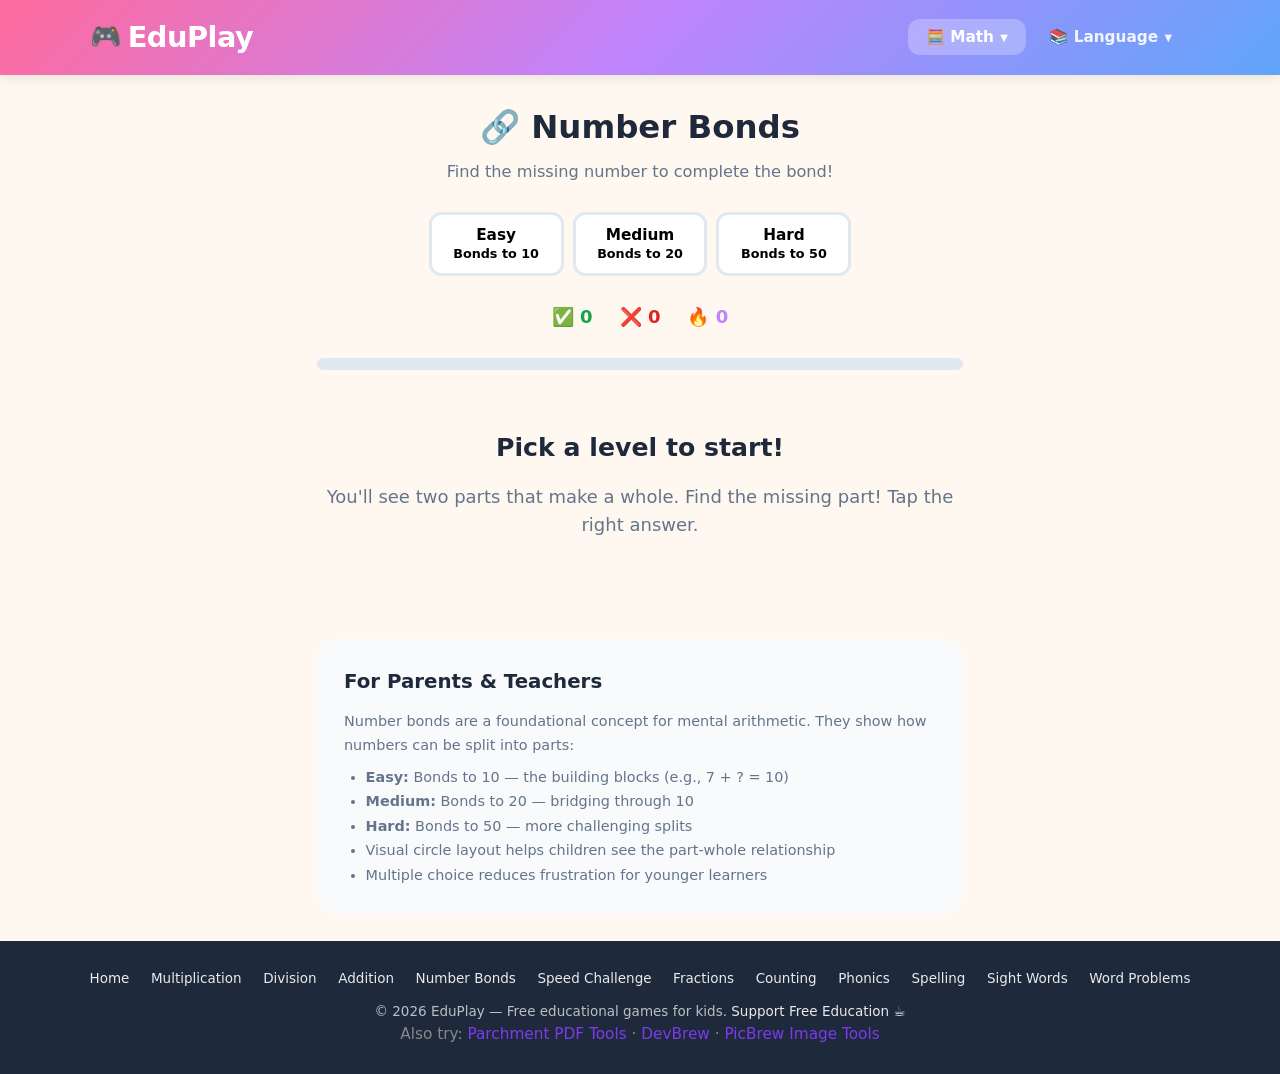
<file: number-bonds.html>
<!DOCTYPE html>
<html lang="en">
<head>
  <meta charset="UTF-8">
  <meta name="viewport" content="width=device-width, initial-scale=1.0">
  <title>Number Bonds Game — Free Math Game | EduPlay</title>
  <meta name="description" content="Learn number bonds with this free, interactive math game. Find the missing part! Perfect for kids ages 4-8 building mental math fluency.">
  <meta name="keywords" content="number bonds, number bonds game, mental math, kids math game, free educational game">
  <meta property="og:title" content="Number Bonds Game — EduPlay">
  <meta property="og:description" content="Fun number bonds practice for kids. Find the missing part to complete the bond!">
  <link rel="icon" type="image/svg+xml" href="favicon.svg">
  <link rel="canonical" href="https://dannycranmer.github.io/eduplay/number-bonds.html">
  <link rel="stylesheet" href="css/style.css">
  <script type="application/ld+json">
  {
    "@context": "https://schema.org",
    "@type": "WebApplication",
    "name": "Number Bonds Game — EduPlay",
    "description": "Learn number bonds — find the missing part. Free math game for kids ages 4-8.",
    "url": "https://dannycranmer.github.io/eduplay/number-bonds.html",
    "applicationCategory": "EducationalApplication",
    "isAccessibleForFree": true
  }
  </script>
</head>
<body>
  <header>
    <div class="nav-inner">
      <a href="index.html" class="logo"><span class="logo-icon">🎮</span> EduPlay</a>
      <button class="hamburger" aria-label="Menu">
        <span></span><span></span><span></span>
      </button>
      <div class="nav-links">
        <div class="nav-dropdown">
          <button class="nav-dropdown-trigger has-active">🧮 Math <span class="dd-arrow">▼</span></button>
          <div class="nav-dropdown-menu">
            <a href="multiplication.html" class="nav-dropdown-item"><span class="nav-dropdown-item-icon">✖️</span> Multiply</a>
            <a href="division.html" class="nav-dropdown-item"><span class="nav-dropdown-item-icon">➗</span> Divide</a>
            <a href="addition.html" class="nav-dropdown-item"><span class="nav-dropdown-item-icon">➕</span> Add &amp; Sub</a>
            <a href="number-bonds.html" class="nav-dropdown-item active"><span class="nav-dropdown-item-icon">🔗</span> Bonds</a>
            <a href="times-tables.html" class="nav-dropdown-item"><span class="nav-dropdown-item-icon">⚡</span> Speed</a>
            <a href="fractions.html" class="nav-dropdown-item"><span class="nav-dropdown-item-icon">🍕</span> Fractions</a>
            <a href="counting.html" class="nav-dropdown-item"><span class="nav-dropdown-item-icon">🔢</span> Counting</a>
            <a href="word-problems.html" class="nav-dropdown-item"><span class="nav-dropdown-item-icon">📝</span> Word Problems</a>
          </div>
        </div>
        <div class="nav-dropdown">
          <button class="nav-dropdown-trigger">📚 Language <span class="dd-arrow">▼</span></button>
          <div class="nav-dropdown-menu">
            <a href="phonics.html" class="nav-dropdown-item"><span class="nav-dropdown-item-icon">🔤</span> Phonics</a>
            <a href="spelling.html" class="nav-dropdown-item"><span class="nav-dropdown-item-icon">📖</span> Spelling</a>
            <a href="sight-words.html" class="nav-dropdown-item"><span class="nav-dropdown-item-icon">👁️</span> Sight Words</a>
          </div>
        </div>
      </div>
    </div>
  </header>
  <div class="nav-overlay"></div>
  <nav class="mobile-nav" aria-label="Game navigation">
    <div class="mobile-nav-header">
      <a href="index.html" class="logo"><span class="logo-icon">🎮</span> EduPlay</a>
      <button class="mobile-nav-close" aria-label="Close menu">✕</button>
    </div>
    <a href="index.html" class="mobile-nav-home">🏠 All Games</a>
    <div class="mobile-nav-section">
      <div class="mobile-nav-section-title">🧮 Math Games</div>
      <div class="mobile-nav-grid">
        <a href="multiplication.html" class="mobile-nav-item"><span class="mobile-nav-item-icon">✖️</span><span class="mobile-nav-item-label">Multiply</span></a>
        <a href="division.html" class="mobile-nav-item"><span class="mobile-nav-item-icon">➗</span><span class="mobile-nav-item-label">Divide</span></a>
        <a href="addition.html" class="mobile-nav-item"><span class="mobile-nav-item-icon">➕</span><span class="mobile-nav-item-label">Add &amp; Sub</span></a>
        <a href="number-bonds.html" class="mobile-nav-item active"><span class="mobile-nav-item-icon">🔗</span><span class="mobile-nav-item-label">Bonds</span></a>
        <a href="times-tables.html" class="mobile-nav-item"><span class="mobile-nav-item-icon">⚡</span><span class="mobile-nav-item-label">Speed</span></a>
        <a href="fractions.html" class="mobile-nav-item"><span class="mobile-nav-item-icon">🍕</span><span class="mobile-nav-item-label">Fractions</span></a>
        <a href="counting.html" class="mobile-nav-item"><span class="mobile-nav-item-icon">🔢</span><span class="mobile-nav-item-label">Counting</span></a>
        <a href="word-problems.html" class="mobile-nav-item"><span class="mobile-nav-item-icon">📝</span><span class="mobile-nav-item-label">Word Problems</span></a>
      </div>
    </div>
    <div class="mobile-nav-section">
      <div class="mobile-nav-section-title">📚 Language Arts</div>
      <div class="mobile-nav-grid">
        <a href="phonics.html" class="mobile-nav-item"><span class="mobile-nav-item-icon">🔤</span><span class="mobile-nav-item-label">Phonics</span></a>
        <a href="spelling.html" class="mobile-nav-item"><span class="mobile-nav-item-icon">📖</span><span class="mobile-nav-item-label">Spelling</span></a>
        <a href="sight-words.html" class="mobile-nav-item"><span class="mobile-nav-item-icon">👁️</span><span class="mobile-nav-item-label">Sight Words</span></a>
      </div>
    </div>
    <div class="mobile-nav-privacy">🛡️ No personal data collected · No accounts · Privacy-first</div>
  </nav>

  <div class="game-container">
    <div class="game-header">
      <h1>🔗 Number Bonds</h1>
      <p>Find the missing number to complete the bond!</p>
    </div>

    <div class="difficulty-selector" id="diff-selector">
      <button class="diff-btn" data-diff="easy">Easy<br><small>Bonds to 10</small></button>
      <button class="diff-btn" data-diff="medium">Medium<br><small>Bonds to 20</small></button>
      <button class="diff-btn" data-diff="hard">Hard<br><small>Bonds to 50</small></button>
    </div>

    <div class="score-bar">
      <span class="score-correct">✅ <span id="score-correct">0</span></span>
      <span class="score-wrong">❌ <span id="score-wrong">0</span></span>
      <span class="score-streak">🔥 <span id="score-streak">0</span></span>
    </div>

    <div class="progress-bar"><div class="progress-fill" id="progress" style="width:0%"></div></div>

    <div id="game-area">
      <div class="start-screen">
        <h2>Pick a level to start!</h2>
        <p>You'll see two parts that make a whole. Find the missing part! Tap the right answer.</p>
      </div>
    </div>


    <div class="parent-info">
      <h2>For Parents &amp; Teachers</h2>
      <p>Number bonds are a foundational concept for mental arithmetic. They show how numbers can be split into parts:</p>
      <ul>
        <li><strong>Easy:</strong> Bonds to 10 — the building blocks (e.g., 7 + ? = 10)</li>
        <li><strong>Medium:</strong> Bonds to 20 — bridging through 10</li>
        <li><strong>Hard:</strong> Bonds to 50 — more challenging splits</li>
        <li>Visual circle layout helps children see the part-whole relationship</li>
        <li>Multiple choice reduces frustration for younger learners</li>
      </ul>
    </div>
  </div>

  <footer>
    <div class="footer-links">
      <a href="index.html">Home</a>
      <a href="multiplication.html">Multiplication</a>
      <a href="division.html">Division</a>
      <a href="addition.html">Addition</a>
      <a href="number-bonds.html">Number Bonds</a>
      <a href="times-tables.html">Speed Challenge</a>
      <a href="fractions.html">Fractions</a>
      <a href="counting.html">Counting</a>
      <a href="phonics.html">Phonics</a>
      <a href="spelling.html">Spelling</a>
      <a href="sight-words.html">Sight Words</a>
      <a href="word-problems.html">Word Problems</a>
    </div>
    <p>&copy; 2026 EduPlay — Free educational games for kids. <a href="https://buymeacoffee.com/dairylea" target="_blank" rel="noopener">Support Free Education ☕</a></p>
    <p style="font-size:.85rem;color:#888">Also try: <a href="https://dannycranmer.github.io/parchment/" target="_blank" rel="noopener" style="color:#7c3aed">Parchment PDF Tools</a> · <a href="https://devbrew.org/" target="_blank" rel="noopener" style="color:#7c3aed">DevBrew</a> · <a href="https://dannycranmer.github.io/imagetoolkit/" target="_blank" rel="noopener" style="color:#7c3aed">PicBrew Image Tools</a></p>
  </footer>

  <script src="js/common.js"></script>
  <script>
  (function() {
    const TOTAL = 10;
    const MAXES = { easy: 10, medium: 20, hard: 50 };
    let tracker, difficulty, questions, qi;

    showProgressStars('number-bonds');

    document.getElementById('diff-selector').addEventListener('click', e => {
      const btn = e.target.closest('.diff-btn');
      if (!btn) return;
      document.querySelectorAll('#diff-selector .diff-btn').forEach(b => b.classList.remove('active'));
      btn.classList.add('active');
      difficulty = btn.dataset.diff;
      startGame();
    });

    function genQ() {
      const max = MAXES[difficulty];
      questions = [];
      for (let i = 0; i < TOTAL; i++) {
        const total = randInt(Math.min(3, max), max);
        const part = randInt(1, total - 1);
        const missing = total - part;
        // Randomly choose which part is missing
        const missingIsFirst = Math.random() < 0.5;
        questions.push({ total, part, missing, missingIsFirst });
      }
    }

    function startGame() {
      tracker = new ScoreTracker();
      tracker.start();
      qi = 0;
      genQ();
      showQ();
    }

    function showQ() {
      if (qi >= TOTAL) { showResults(tracker, 'game-area', 'number-bonds', difficulty); return; }
      const q = questions[qi];
      document.getElementById('progress').style.width = Math.round((qi / TOTAL) * 100) + '%';

      const leftVal = q.missingIsFirst ? '?' : q.part;
      const rightVal = q.missingIsFirst ? (q.total - q.missing) : '?';
      const leftClass = q.missingIsFirst ? 'bond-unknown' : 'bond-part';
      const rightClass = q.missingIsFirst ? 'bond-part' : 'bond-unknown';

      // For display: if missingIsFirst, left=?, right=part (total-missing), meaning left should show ?
      // Actually let me reclarify: total = part + missing
      // If missingIsFirst: show [?] + [part] = [total], answer is missing
      // If !missingIsFirst: show [part] + [?] = [total], answer is missing
      const showLeft = q.missingIsFirst ? '?' : q.part;
      const showRight = q.missingIsFirst ? q.part : '?';

      const spread = Math.max(3, Math.floor(q.total * 0.3));
      const choices = generateChoices(q.missing, 4, spread);

      const area = document.getElementById('game-area');
      area.innerHTML = `
        <div class="question-area animate-pop">
          <div class="bond-visual">
            <div class="bond-circle ${q.missingIsFirst ? 'bond-unknown' : 'bond-part'}">${showLeft}</div>
            <div class="bond-plus">+</div>
            <div class="bond-circle ${q.missingIsFirst ? 'bond-part' : 'bond-unknown'}">${showRight}</div>
            <div class="bond-equals">=</div>
            <div class="bond-circle bond-total">${q.total}</div>
          </div>
          <div style="font-size:0.85rem;color:#64748B;margin-bottom:1rem;">What's the missing number?</div>
          <div class="answer-choices" id="choices">
            ${choices.map(c => `<button class="choice-btn" data-val="${c}">${c}</button>`).join('')}
          </div>
          <div class="feedback" id="feedback"></div>
        </div>
      `;

      document.getElementById('choices').addEventListener('click', e => {
        const btn = e.target.closest('.choice-btn');
        if (!btn || btn.classList.contains('correct') || btn.classList.contains('wrong')) return;
        handleAnswer(parseInt(btn.dataset.val), q.missing, btn);
      });
    }

    function handleAnswer(selected, correct, btn) {
      const fb = document.getElementById('feedback');
      const allBtns = document.querySelectorAll('.choice-btn');

      if (selected === correct) {
        tracker.recordCorrect();
        btn.classList.add('correct');
        fb.className = 'feedback feedback-correct';
        fb.textContent = ['Perfect!', 'You got it!', 'Correct!', 'Amazing!'][randInt(0, 3)];
        animateEl(btn, 'animate-pop');
      } else {
        tracker.recordWrong();
        btn.classList.add('wrong');
        animateEl(btn, 'animate-shake');
        allBtns.forEach(b => { if (parseInt(b.dataset.val) === correct) b.classList.add('correct'); });
        fb.className = 'feedback feedback-wrong';
        fb.textContent = `The missing number is ${correct}`;
      }

      updateScoreDisplay(tracker);
      allBtns.forEach(b => b.style.pointerEvents = 'none');
      const nextBtn = document.createElement('button');
      nextBtn.className = 'next-btn';
      nextBtn.textContent = 'Next →';
      document.getElementById('feedback').after(nextBtn);
      const advTimer = setTimeout(() => { qi++; showQ(); }, 900);
      nextBtn.addEventListener('click', () => { clearTimeout(advTimer); qi++; showQ(); });
    }
  })();
  </script>
  <script data-goatcounter="https://eduplay.goatcounter.com/count" async src="//gc.zgo.at/count.js"></script>
</body>
</html>
</file>
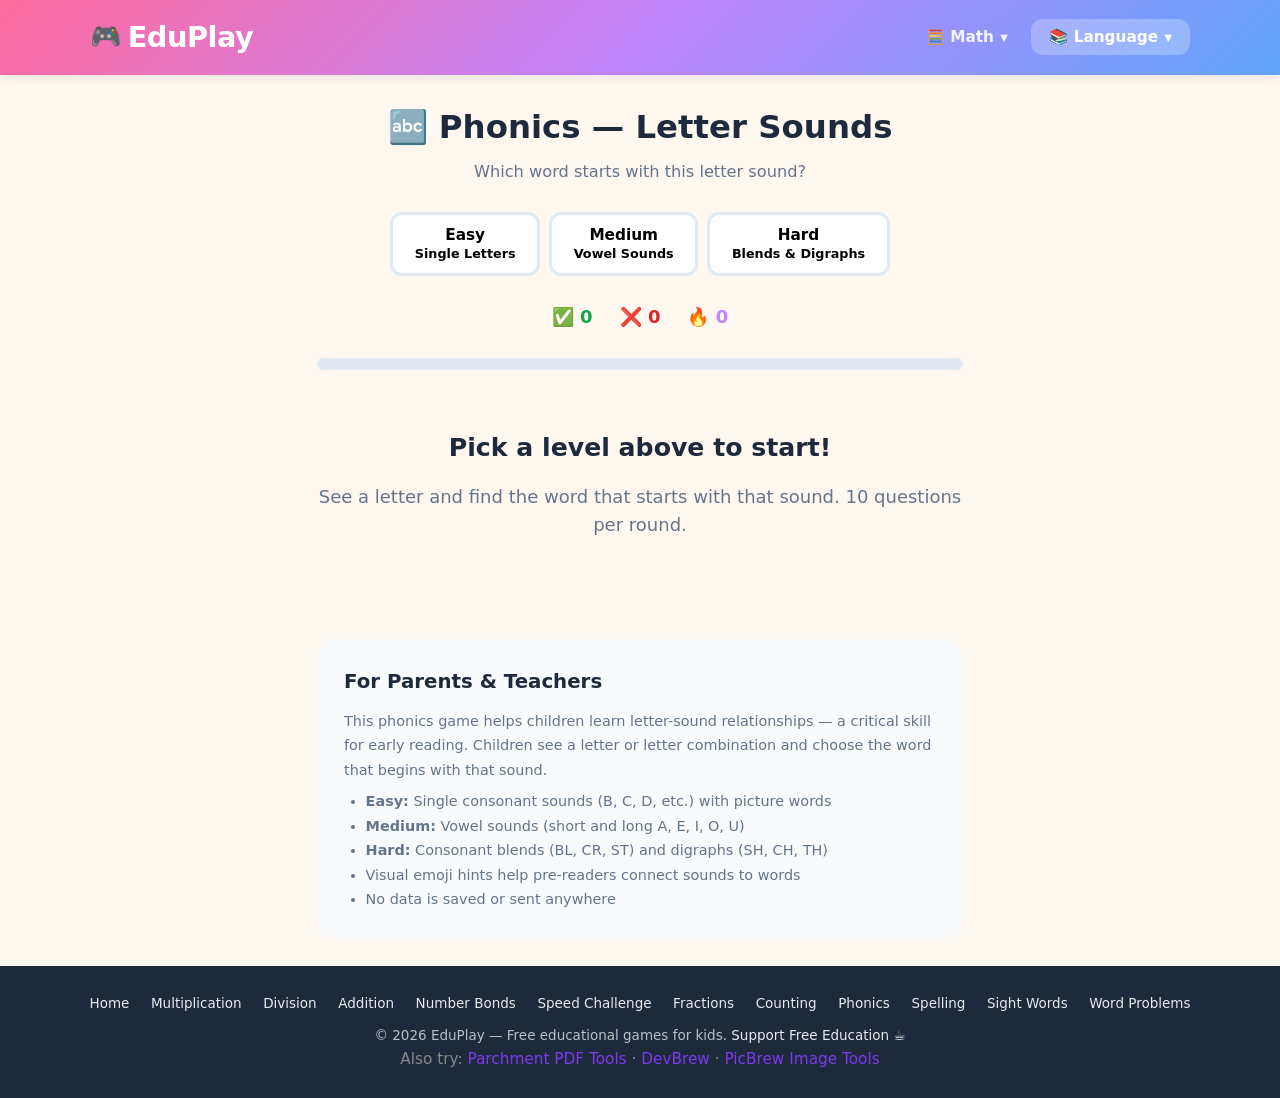
<file: phonics.html>
<!DOCTYPE html>
<html lang="en">
<head>
  <meta charset="UTF-8">
  <meta name="viewport" content="width=device-width, initial-scale=1.0">
  <title>Phonics Game — Match Letters to Sounds | Free for Kids | EduPlay</title>
  <meta name="description" content="Free phonics game for kids ages 4-8. Match letters to their sounds with fun interactive practice. No accounts, no personal data collected — privacy-first and COPPA-safe.">
  <meta name="keywords" content="phonics game, letter sounds, alphabet sounds, phonics practice, kids learning, free phonics, letter recognition">
  <meta property="og:title" content="Phonics Game — Match Letters to Sounds | EduPlay">
  <meta property="og:description" content="Fun, free phonics game for kids. Match letters to sounds — no accounts needed!">
  <link rel="icon" type="image/svg+xml" href="favicon.svg">
  <link rel="canonical" href="https://dannycranmer.github.io/eduplay/phonics.html">
  <link rel="stylesheet" href="css/style.css">
  <script type="application/ld+json">
  {
    "@context": "https://schema.org",
    "@type": "WebApplication",
    "name": "Phonics Game — Match Letters to Sounds | EduPlay",
    "description": "Free phonics game for kids. Match letters to their sounds with interactive practice.",
    "url": "https://dannycranmer.github.io/eduplay/phonics.html",
    "applicationCategory": "EducationalApplication",
    "audience": {
      "@type": "EducationalAudience",
      "educationalRole": "student",
      "suggestedMinAge": 4,
      "suggestedMaxAge": 8
    },
    "isAccessibleForFree": true
  }
  </script>
  <style>
    .letter-display {
      font-size: 5rem;
      font-weight: 900;
      color: var(--purple);
      line-height: 1;
      margin-bottom: 0.3rem;
    }
    .letter-hint {
      font-size: 0.9rem;
      color: var(--text-light);
      margin-bottom: 1rem;
    }
    .word-choices {
      display: grid;
      grid-template-columns: 1fr 1fr;
      gap: 0.8rem;
      max-width: 440px;
      margin: 0 auto;
    }
    .word-btn {
      padding: 1rem;
      border: 3px solid #E2E8F0;
      border-radius: var(--radius-sm);
      background: #fff;
      font-family: inherit;
      font-size: 1.1rem;
      font-weight: 700;
      cursor: pointer;
      transition: all 0.15s;
      min-height: 64px;
      display: flex;
      align-items: center;
      justify-content: center;
      gap: 0.5rem;
    }
    .word-btn:hover { border-color: var(--purple); transform: scale(1.03); }
    .word-btn:active { transform: scale(0.97); }
    .word-btn.correct { background: #DCFCE7; border-color: var(--green); }
    .word-btn.wrong { background: #FEE2E2; border-color: var(--red); }
    .word-btn .word-emoji { font-size: 1.4rem; }
    .letter-row { display: flex; align-items: center; justify-content: center; gap: 0.5rem; }
    .listen-btn {
      background: none; border: 2px solid var(--purple); border-radius: 50%;
      width: 48px; height: 48px; font-size: 1.5rem; cursor: pointer;
      display: flex; align-items: center; justify-content: center;
      transition: all 0.15s;
    }
    .listen-btn:hover { background: var(--purple); transform: scale(1.1); }
    .listen-btn:active { transform: scale(0.95); }
  </style>
</head>
<body>
  <header>
    <div class="nav-inner">
      <a href="index.html" class="logo"><span class="logo-icon">🎮</span> EduPlay</a>
      <button class="hamburger" aria-label="Menu">
        <span></span><span></span><span></span>
      </button>
      <div class="nav-links">
        <div class="nav-dropdown">
          <button class="nav-dropdown-trigger">🧮 Math <span class="dd-arrow">▼</span></button>
          <div class="nav-dropdown-menu">
            <a href="multiplication.html" class="nav-dropdown-item"><span class="nav-dropdown-item-icon">✖️</span> Multiply</a>
            <a href="division.html" class="nav-dropdown-item"><span class="nav-dropdown-item-icon">➗</span> Divide</a>
            <a href="addition.html" class="nav-dropdown-item"><span class="nav-dropdown-item-icon">➕</span> Add &amp; Sub</a>
            <a href="number-bonds.html" class="nav-dropdown-item"><span class="nav-dropdown-item-icon">🔗</span> Bonds</a>
            <a href="times-tables.html" class="nav-dropdown-item"><span class="nav-dropdown-item-icon">⚡</span> Speed</a>
            <a href="fractions.html" class="nav-dropdown-item"><span class="nav-dropdown-item-icon">🍕</span> Fractions</a>
            <a href="counting.html" class="nav-dropdown-item"><span class="nav-dropdown-item-icon">🔢</span> Counting</a>
            <a href="word-problems.html" class="nav-dropdown-item"><span class="nav-dropdown-item-icon">📝</span> Word Problems</a>
          </div>
        </div>
        <div class="nav-dropdown">
          <button class="nav-dropdown-trigger has-active">📚 Language <span class="dd-arrow">▼</span></button>
          <div class="nav-dropdown-menu">
            <a href="phonics.html" class="nav-dropdown-item active"><span class="nav-dropdown-item-icon">🔤</span> Phonics</a>
            <a href="spelling.html" class="nav-dropdown-item"><span class="nav-dropdown-item-icon">📖</span> Spelling</a>
            <a href="sight-words.html" class="nav-dropdown-item"><span class="nav-dropdown-item-icon">👁️</span> Sight Words</a>
          </div>
        </div>
      </div>
    </div>
  </header>
  <div class="nav-overlay"></div>
  <nav class="mobile-nav" aria-label="Game navigation">
    <div class="mobile-nav-header">
      <a href="index.html" class="logo"><span class="logo-icon">🎮</span> EduPlay</a>
      <button class="mobile-nav-close" aria-label="Close menu">✕</button>
    </div>
    <a href="index.html" class="mobile-nav-home">🏠 All Games</a>
    <div class="mobile-nav-section">
      <div class="mobile-nav-section-title">🧮 Math Games</div>
      <div class="mobile-nav-grid">
        <a href="multiplication.html" class="mobile-nav-item"><span class="mobile-nav-item-icon">✖️</span><span class="mobile-nav-item-label">Multiply</span></a>
        <a href="division.html" class="mobile-nav-item"><span class="mobile-nav-item-icon">➗</span><span class="mobile-nav-item-label">Divide</span></a>
        <a href="addition.html" class="mobile-nav-item"><span class="mobile-nav-item-icon">➕</span><span class="mobile-nav-item-label">Add &amp; Sub</span></a>
        <a href="number-bonds.html" class="mobile-nav-item"><span class="mobile-nav-item-icon">🔗</span><span class="mobile-nav-item-label">Bonds</span></a>
        <a href="times-tables.html" class="mobile-nav-item"><span class="mobile-nav-item-icon">⚡</span><span class="mobile-nav-item-label">Speed</span></a>
        <a href="fractions.html" class="mobile-nav-item"><span class="mobile-nav-item-icon">🍕</span><span class="mobile-nav-item-label">Fractions</span></a>
        <a href="counting.html" class="mobile-nav-item"><span class="mobile-nav-item-icon">🔢</span><span class="mobile-nav-item-label">Counting</span></a>
        <a href="word-problems.html" class="mobile-nav-item"><span class="mobile-nav-item-icon">📝</span><span class="mobile-nav-item-label">Word Problems</span></a>
      </div>
    </div>
    <div class="mobile-nav-section">
      <div class="mobile-nav-section-title">📚 Language Arts</div>
      <div class="mobile-nav-grid">
        <a href="phonics.html" class="mobile-nav-item active"><span class="mobile-nav-item-icon">🔤</span><span class="mobile-nav-item-label">Phonics</span></a>
        <a href="spelling.html" class="mobile-nav-item"><span class="mobile-nav-item-icon">📖</span><span class="mobile-nav-item-label">Spelling</span></a>
        <a href="sight-words.html" class="mobile-nav-item"><span class="mobile-nav-item-icon">👁️</span><span class="mobile-nav-item-label">Sight Words</span></a>
      </div>
    </div>
    <div class="mobile-nav-privacy">🛡️ No personal data collected · No accounts · Privacy-first</div>
  </nav>

  <div class="game-container">
    <div class="game-header">
      <h1>🔤 Phonics — Letter Sounds</h1>
      <p>Which word starts with this letter sound?</p>
    </div>

    <div class="difficulty-selector" id="level-selector">
      <button class="diff-btn" data-level="easy">Easy<br><small>Single Letters</small></button>
      <button class="diff-btn" data-level="medium">Medium<br><small>Vowel Sounds</small></button>
      <button class="diff-btn" data-level="hard">Hard<br><small>Blends &amp; Digraphs</small></button>
    </div>

    <div class="score-bar">
      <span class="score-correct">✅ <span id="score-correct">0</span></span>
      <span class="score-wrong">❌ <span id="score-wrong">0</span></span>
      <span class="score-streak">🔥 <span id="score-streak">0</span></span>
    </div>

    <div class="progress-bar"><div class="progress-fill" id="progress" style="width:0%"></div></div>

    <div id="game-area">
      <div class="start-screen">
        <h2>Pick a level above to start!</h2>
        <p>See a letter and find the word that starts with that sound. 10 questions per round.</p>
      </div>
    </div>


    <div class="parent-info">
      <h2>For Parents &amp; Teachers</h2>
      <p>This phonics game helps children learn letter-sound relationships — a critical skill for early reading. Children see a letter or letter combination and choose the word that begins with that sound.</p>
      <ul>
        <li><strong>Easy:</strong> Single consonant sounds (B, C, D, etc.) with picture words</li>
        <li><strong>Medium:</strong> Vowel sounds (short and long A, E, I, O, U)</li>
        <li><strong>Hard:</strong> Consonant blends (BL, CR, ST) and digraphs (SH, CH, TH)</li>
        <li>Visual emoji hints help pre-readers connect sounds to words</li>
        <li>No data is saved or sent anywhere</li>
      </ul>
    </div>
  </div>

  <footer>
    <div class="footer-links">
      <a href="index.html">Home</a>
      <a href="multiplication.html">Multiplication</a>
      <a href="division.html">Division</a>
      <a href="addition.html">Addition</a>
      <a href="number-bonds.html">Number Bonds</a>
      <a href="times-tables.html">Speed Challenge</a>
      <a href="fractions.html">Fractions</a>
      <a href="counting.html">Counting</a>
      <a href="phonics.html">Phonics</a>
      <a href="spelling.html">Spelling</a>
      <a href="sight-words.html">Sight Words</a>
      <a href="word-problems.html">Word Problems</a>
    </div>
    <p>&copy; 2026 EduPlay — Free educational games for kids. <a href="https://buymeacoffee.com/dairylea" target="_blank" rel="noopener">Support Free Education ☕</a></p>
    <p style="font-size:.85rem;color:#888">Also try: <a href="https://dannycranmer.github.io/parchment/" target="_blank" rel="noopener" style="color:#7c3aed">Parchment PDF Tools</a> · <a href="https://devbrew.org/" target="_blank" rel="noopener" style="color:#7c3aed">DevBrew</a> · <a href="https://dannycranmer.github.io/imagetoolkit/" target="_blank" rel="noopener" style="color:#7c3aed">PicBrew Image Tools</a></p>
  </footer>

  <script src="js/common.js"></script>
  <script>
  (function() {
    const TOTAL_QUESTIONS = 10;

    // --- Phonics Audio (Web SpeechSynthesis API) ---
    var cachedVoice = null;
    var voicesReady = false;

    function pickBestVoice() {
      var voices = window.speechSynthesis.getVoices();
      if (!voices.length) return null;
      return voices.find(function(v) { return v.lang.startsWith('en') && v.name.toLowerCase().indexOf('female') !== -1; })
          || voices.find(function(v) { return v.lang.startsWith('en'); })
          || voices[0];
    }

    if ('speechSynthesis' in window) {
      // Try to load voices immediately (works on some browsers)
      cachedVoice = pickBestVoice();
      if (cachedVoice) voicesReady = true;

      // Listen for async voice loading (Chrome, Android)
      window.speechSynthesis.onvoiceschanged = function() {
        cachedVoice = pickBestVoice();
        voicesReady = true;
        // Remove fallback message if voices loaded
        var msg = document.getElementById('audio-unavailable-msg');
        if (msg) msg.remove();
      };

      // Show fallback message if no voices after 2 seconds
      setTimeout(function() {
        if (!voicesReady) {
          var area = document.getElementById('game-area');
          if (area && !document.getElementById('audio-unavailable-msg')) {
            var msg = document.createElement('div');
            msg.id = 'audio-unavailable-msg';
            msg.style.cssText = 'text-align:center;color:#b45309;background:#fef3c7;padding:0.5rem 1rem;border-radius:8px;margin:0.5rem auto;max-width:400px;font-size:0.9rem;font-weight:600;';
            msg.textContent = 'Audio unavailable on this device';
            area.parentNode.insertBefore(msg, area);
          }
        }
      }, 2000);
    }

    function speakText(text, rate, pitch) {
      try {
        if (!('speechSynthesis' in window)) return;
        window.speechSynthesis.cancel();
        var utter = new SpeechSynthesisUtterance(text);
        utter.rate = rate || 0.8;
        utter.pitch = pitch || 1.1;
        utter.volume = 1;
        if (cachedVoice) utter.voice = cachedVoice;
        window.speechSynthesis.speak(utter);
      } catch (e) { /* speech not available */ }
    }

    // Get the phonetic text to speak for a letter/combo
    function getLetterSound(letter) {
      // For digraphs/blends, just speak them as-is
      if (letter.length >= 2 && !letter.includes('(')) return letter.toLowerCase();
      // For vowel labels like "A (short)", extract the letter
      var match = letter.match(/^([A-Z])\s*\(/);
      if (match) return match[1].toLowerCase();
      // Single letter — speak the letter itself
      return letter.toLowerCase();
    }

    var currentLetterSound = '';

    // Word banks: { letter/combo: [{ word, emoji }] }
    const EASY_WORDS = {
      'B': [{w:'Ball',e:'⚽'},{w:'Bear',e:'🐻'},{w:'Boat',e:'🚤'},{w:'Bee',e:'🐝'},{w:'Book',e:'📖'}],
      'C': [{w:'Cat',e:'🐱'},{w:'Car',e:'🚗'},{w:'Cake',e:'🎂'},{w:'Cow',e:'🐄'},{w:'Cup',e:'☕'}],
      'D': [{w:'Dog',e:'🐕'},{w:'Duck',e:'🦆'},{w:'Door',e:'🚪'},{w:'Drum',e:'🥁'},{w:'Deer',e:'🦌'}],
      'F': [{w:'Fish',e:'🐟'},{w:'Fox',e:'🦊'},{w:'Fire',e:'🔥'},{w:'Frog',e:'🐸'},{w:'Fan',e:'🌀'}],
      'G': [{w:'Goat',e:'🐐'},{w:'Gift',e:'🎁'},{w:'Grape',e:'🍇'},{w:'Guitar',e:'🎸'},{w:'Gem',e:'💎'}],
      'H': [{w:'Hat',e:'🎩'},{w:'Horse',e:'🐴'},{w:'House',e:'🏠'},{w:'Heart',e:'❤️'},{w:'Hen',e:'🐔'}],
      'J': [{w:'Jet',e:'✈️'},{w:'Jam',e:'🍯'},{w:'Juice',e:'🧃'},{w:'Jelly',e:'🍮'},{w:'Jewel',e:'💍'}],
      'K': [{w:'Kite',e:'🪁'},{w:'King',e:'🤴'},{w:'Key',e:'🔑'},{w:'Koala',e:'🐨'},{w:'Kick',e:'🦶'}],
      'L': [{w:'Lion',e:'🦁'},{w:'Lamp',e:'💡'},{w:'Leaf',e:'🍃'},{w:'Lemon',e:'🍋'},{w:'Lock',e:'🔒'}],
      'M': [{w:'Moon',e:'🌙'},{w:'Mouse',e:'🐭'},{w:'Mango',e:'🥭'},{w:'Map',e:'🗺️'},{w:'Milk',e:'🥛'}],
      'N': [{w:'Nest',e:'🪺'},{w:'Nut',e:'🥜'},{w:'Night',e:'🌃'},{w:'Nose',e:'👃'},{w:'Note',e:'🎵'}],
      'P': [{w:'Pig',e:'🐷'},{w:'Pizza',e:'🍕'},{w:'Pen',e:'🖊️'},{w:'Pear',e:'🍐'},{w:'Park',e:'🏞️'}],
      'R': [{w:'Rain',e:'🌧️'},{w:'Robot',e:'🤖'},{w:'Ring',e:'💍'},{w:'Rocket',e:'🚀'},{w:'Rose',e:'🌹'}],
      'S': [{w:'Sun',e:'☀️'},{w:'Star',e:'⭐'},{w:'Snake',e:'🐍'},{w:'Sock',e:'🧦'},{w:'Ship',e:'🚢'}],
      'T': [{w:'Tree',e:'🌳'},{w:'Tiger',e:'🐯'},{w:'Train',e:'🚂'},{w:'Tent',e:'⛺'},{w:'Tooth',e:'🦷'}],
      'W': [{w:'Whale',e:'🐋'},{w:'Water',e:'💧'},{w:'Wind',e:'💨'},{w:'Worm',e:'🪱'},{w:'Watch',e:'⌚'}],
      'Z': [{w:'Zebra',e:'🦓'},{w:'Zoo',e:'🦒'},{w:'Zip',e:'🤐'},{w:'Zero',e:'0️⃣'}],
    };

    const MEDIUM_WORDS = {
      'A (short)': [{w:'Apple',e:'🍎'},{w:'Ant',e:'🐜'},{w:'Axe',e:'🪓'},{w:'Alligator',e:'🐊'}],
      'A (long)': [{w:'Acorn',e:'🌰'},{w:'Ape',e:'🦧'},{w:'Ace',e:'🃏'},{w:'Angel',e:'👼'}],
      'E (short)': [{w:'Egg',e:'🥚'},{w:'Elf',e:'🧝'},{w:'Elephant',e:'🐘'},{w:'Elbow',e:'💪'}],
      'E (long)': [{w:'Eagle',e:'🦅'},{w:'Ear',e:'👂'},{w:'Easel',e:'🎨'},{w:'Eel',e:'🐍'}],
      'I (short)': [{w:'Igloo',e:'🏠'},{w:'Insect',e:'🐛'},{w:'Ink',e:'🖋️'},{w:'Ill',e:'🤒'}],
      'I (long)': [{w:'Ice',e:'🧊'},{w:'Island',e:'🏝️'},{w:'Iron',e:'🔧'},{w:'Ivy',e:'🌿'}],
      'O (short)': [{w:'Octopus',e:'🐙'},{w:'Otter',e:'🦦'},{w:'Olive',e:'🫒'},{w:'Ox',e:'🐂'}],
      'O (long)': [{w:'Ocean',e:'🌊'},{w:'Oval',e:'⭕'},{w:'Oak',e:'🌳'},{w:'Oat',e:'🌾'}],
      'U (short)': [{w:'Umbrella',e:'☂️'},{w:'Umpire',e:'👨‍⚖️'},{w:'Up',e:'⬆️'},{w:'Undo',e:'↩️'}],
      'U (long)': [{w:'Unicorn',e:'🦄'},{w:'Uniform',e:'👔'},{w:'Ukulele',e:'🎸'},{w:'Use',e:'✅'}],
    };

    const HARD_WORDS = {
      'SH': [{w:'Ship',e:'🚢'},{w:'Shell',e:'🐚'},{w:'Shark',e:'🦈'},{w:'Shoe',e:'👟'},{w:'Sheep',e:'🐑'}],
      'CH': [{w:'Cheese',e:'🧀'},{w:'Cherry',e:'🍒'},{w:'Chicken',e:'🐔'},{w:'Chair',e:'🪑'},{w:'Church',e:'⛪'}],
      'TH': [{w:'Thumb',e:'👍'},{w:'Thunder',e:'⚡'},{w:'Three',e:'3️⃣'},{w:'Throne',e:'👑'}],
      'BL': [{w:'Blue',e:'🔵'},{w:'Blanket',e:'🛏️'},{w:'Block',e:'🧱'},{w:'Bloom',e:'🌸'}],
      'CR': [{w:'Crab',e:'🦀'},{w:'Crown',e:'👑'},{w:'Crayon',e:'🖍️'},{w:'Cricket',e:'🦗'}],
      'ST': [{w:'Star',e:'⭐'},{w:'Stone',e:'🪨'},{w:'Storm',e:'⛈️'},{w:'Stamp',e:'📫'}],
      'TR': [{w:'Train',e:'🚂'},{w:'Tree',e:'🌳'},{w:'Truck',e:'🚛'},{w:'Trumpet',e:'🎺'}],
      'GR': [{w:'Grape',e:'🍇'},{w:'Grass',e:'🌱'},{w:'Green',e:'💚'},{w:'Grin',e:'😁'}],
      'FL': [{w:'Flower',e:'🌺'},{w:'Flag',e:'🚩'},{w:'Flame',e:'🔥'},{w:'Fly',e:'🪰'}],
      'SP': [{w:'Spider',e:'🕷️'},{w:'Spoon',e:'🥄'},{w:'Space',e:'🚀'},{w:'Spark',e:'✨'}],
      'SN': [{w:'Snake',e:'🐍'},{w:'Snow',e:'❄️'},{w:'Snail',e:'🐌'},{w:'Sneeze',e:'🤧'}],
      'PL': [{w:'Plane',e:'✈️'},{w:'Plant',e:'🌱'},{w:'Plum',e:'🫐'},{w:'Play',e:'▶️'}],
    };

    let tracker, questions, questionIndex, currentLevel;

    document.getElementById('level-selector').addEventListener('click', e => {
      const btn = e.target.closest('.diff-btn');
      if (!btn) return;
      document.querySelectorAll('#level-selector .diff-btn').forEach(b => b.classList.remove('active'));
      btn.classList.add('active');
      currentLevel = btn.dataset.level;
      startGame();
    });

    // Show progress stars on page load
    showProgressStars('phonics');

    function getWordBank() {
      if (currentLevel === 'easy') return EASY_WORDS;
      if (currentLevel === 'medium') return MEDIUM_WORDS;
      return HARD_WORDS;
    }

    function generateQuestions() {
      const bank = getWordBank();
      const letters = Object.keys(bank);
      questions = [];
      const used = new Set();
      let attempts = 0;
      while (questions.length < TOTAL_QUESTIONS && attempts < 200) {
        const letter = letters[randInt(0, letters.length - 1)];
        if (used.has(letter) && used.size < letters.length) { attempts++; continue; }
        used.add(letter);
        const words = bank[letter];
        const correctWord = words[randInt(0, words.length - 1)];

        // Get 3 wrong answers from other letters
        const wrongWords = [];
        const otherLetters = letters.filter(l => l !== letter);
        const shuffledOthers = shuffle([...otherLetters]);
        for (let i = 0; i < Math.min(3, shuffledOthers.length); i++) {
          const oWords = bank[shuffledOthers[i]];
          wrongWords.push(oWords[randInt(0, oWords.length - 1)]);
        }

        questions.push({
          letter,
          correct: correctWord,
          wrongs: wrongWords
        });
        attempts++;
      }
    }

    function startGame() {
      tracker = new ScoreTracker();
      tracker.start();
      questionIndex = 0;
      generateQuestions();
      showQuestion();
    }

    function showQuestion() {
      if (questionIndex >= TOTAL_QUESTIONS) {
        showResults(tracker, 'game-area', 'phonics', currentLevel);
        return;
      }
      const q = questions[questionIndex];
      const pct = Math.round((questionIndex / TOTAL_QUESTIONS) * 100);
      document.getElementById('progress').style.width = pct + '%';

      currentLetterSound = getLetterSound(q.letter);

      const allChoices = shuffle([q.correct, ...q.wrongs]);
      const area = document.getElementById('game-area');
      area.innerHTML = `
        <div class="question-area animate-pop">
          <div class="letter-row">
            <div class="letter-display">${q.letter}</div>
            <button class="listen-btn" id="listen-again" title="Listen again" aria-label="Listen again">🔊</button>
          </div>
          <div class="letter-hint">Which word starts with this sound?</div>
          <div class="word-choices" id="choices">
            ${allChoices.map(c => `<button class="word-btn" data-word="${c.w}"><span class="word-emoji">${c.e}</span> ${c.w}</button>`).join('')}
          </div>
          <div class="feedback" id="feedback"></div>
        </div>
      `;

      // Speak the letter sound automatically
      speakText(currentLetterSound, 0.8, 1.1);

      // Listen Again button
      document.getElementById('listen-again').addEventListener('click', function() {
        speakText(currentLetterSound, 0.8, 1.1);
      });

      document.getElementById('choices').addEventListener('click', e => {
        const btn = e.target.closest('.word-btn');
        if (!btn || btn.classList.contains('correct') || btn.classList.contains('wrong')) return;
        handleAnswer(btn.dataset.word, q.correct.w, btn);
      });
    }

    function handleAnswer(selected, correctWord, btn) {
      const feedback = document.getElementById('feedback');
      const allBtns = document.querySelectorAll('.word-btn');

      if (selected === correctWord) {
        tracker.recordCorrect();
        btn.classList.add('correct');
        feedback.className = 'feedback feedback-correct';
        feedback.textContent = ['Great!', 'Awesome!', 'You got it!', 'Yes!', 'Perfect!'][randInt(0, 4)];
        animateEl(btn, 'animate-pop');
        // Speak the correct word after a short delay
        setTimeout(function() { speakText(correctWord, 0.8, 1.1); }, 400);
      } else {
        tracker.recordWrong();
        btn.classList.add('wrong');
        animateEl(btn, 'animate-shake');
        allBtns.forEach(b => { if (b.dataset.word === correctWord) b.classList.add('correct'); });
        feedback.className = 'feedback feedback-wrong';
        feedback.textContent = `The answer is ${correctWord}!`;
        // Speak the correct word after a short delay
        setTimeout(function() { speakText(correctWord, 0.8, 1.1); }, 400);
      }

      updateScoreDisplay(tracker);
      allBtns.forEach(b => b.style.pointerEvents = 'none');
      const nextBtn = document.createElement('button');
      nextBtn.className = 'next-btn';
      nextBtn.textContent = 'Next →';
      document.getElementById('feedback').after(nextBtn);
      const advTimer = setTimeout(() => { questionIndex++; showQuestion(); }, 1800);
      nextBtn.addEventListener('click', () => { clearTimeout(advTimer); questionIndex++; showQuestion(); });
    }
  })();
  </script>
  <script data-goatcounter="https://eduplay.goatcounter.com/count" async src="//gc.zgo.at/count.js"></script>
</body>
</html>
</file>
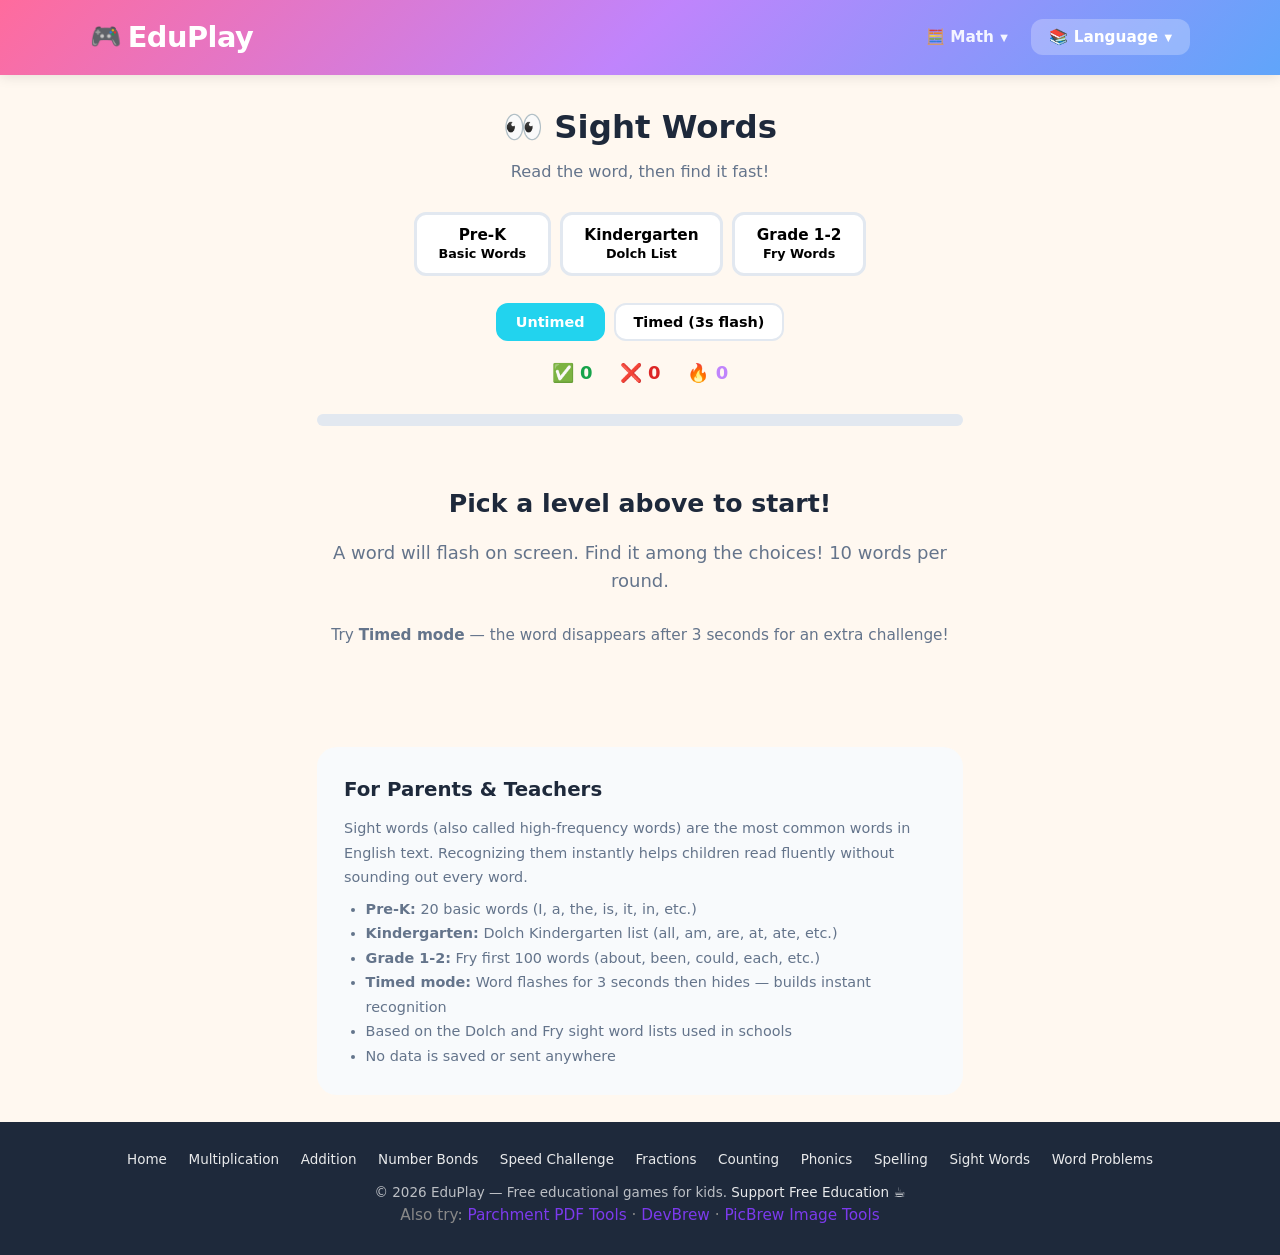
<file: sight-words.html>
<!DOCTYPE html>
<html lang="en">
<head>
  <meta charset="UTF-8">
  <meta name="viewport" content="width=device-width, initial-scale=1.0">
  <title>Sight Words Game — Flash Card Practice | Free for Kids | EduPlay</title>
  <meta name="description" content="Free sight words game for kids ages 4-8. Practice Dolch and Fry sight words with flash cards and timed recognition. No accounts, no personal data collected — privacy-first and COPPA-safe.">
  <meta name="keywords" content="sight words game, sight word practice, Dolch words, Fry words, flash cards, reading practice, free educational game">
  <meta property="og:title" content="Sight Words Game — Flash Card Practice | EduPlay">
  <meta property="og:description" content="Fun, free sight words game. Practice common words with flash cards — no accounts needed!">
  <link rel="icon" type="image/svg+xml" href="favicon.svg">
  <link rel="canonical" href="https://dannycranmer.github.io/eduplay/sight-words.html">
  <link rel="stylesheet" href="css/style.css">
  <script type="application/ld+json">
  {
    "@context": "https://schema.org",
    "@type": "WebApplication",
    "name": "Sight Words Game — Flash Card Practice | EduPlay",
    "description": "Free sight words flash card game for kids. Practice Dolch and Fry common words.",
    "url": "https://dannycranmer.github.io/eduplay/sight-words.html",
    "applicationCategory": "EducationalApplication",
    "audience": {
      "@type": "EducationalAudience",
      "educationalRole": "student",
      "suggestedMinAge": 4,
      "suggestedMaxAge": 8
    },
    "isAccessibleForFree": true
  }
  </script>
  <style>
    .flash-card {
      background: linear-gradient(135deg, #F5F3FF, #EFF6FF);
      border: 4px solid var(--purple);
      border-radius: var(--radius);
      padding: 2.5rem 2rem;
      text-align: center;
      margin-bottom: 1.2rem;
      min-height: 140px;
      display: flex;
      align-items: center;
      justify-content: center;
      position: relative;
    }
    .flash-word {
      font-size: 3.5rem;
      font-weight: 900;
      color: var(--purple);
      letter-spacing: 0.05em;
    }
    .flash-timer-bar {
      position: absolute;
      bottom: 0;
      left: 0;
      height: 6px;
      background: linear-gradient(90deg, var(--green), var(--cyan));
      border-radius: 0 0 var(--radius) var(--radius);
      transition: width linear;
    }
    .sight-choices {
      display: grid;
      grid-template-columns: 1fr 1fr;
      gap: 0.8rem;
      max-width: 440px;
      margin: 0 auto;
    }
    .sight-btn {
      padding: 1rem;
      border: 3px solid #E2E8F0;
      border-radius: var(--radius-sm);
      background: #fff;
      font-family: inherit;
      font-size: 1.3rem;
      font-weight: 800;
      cursor: pointer;
      transition: all 0.15s;
      min-height: 60px;
    }
    .sight-btn:hover { border-color: var(--purple); transform: scale(1.03); }
    .sight-btn:active { transform: scale(0.97); }
    .sight-btn.correct { background: #DCFCE7; border-color: var(--green); }
    .sight-btn.wrong { background: #FEE2E2; border-color: var(--red); }
    .mode-selector {
      display: flex;
      justify-content: center;
      gap: 0.5rem;
      margin-bottom: 1rem;
    }
    .mode-btn {
      padding: 0.5rem 1rem;
      border: 2px solid #E2E8F0;
      border-radius: var(--radius-sm);
      background: #fff;
      font-family: inherit;
      font-size: 0.8rem;
      font-weight: 700;
      cursor: pointer;
      transition: all 0.2s;
    }
    .mode-btn:hover { border-color: var(--purple); }
    .mode-btn.active { background: var(--cyan); color: #fff; border-color: var(--cyan); }
    .flash-hidden {
      color: transparent;
      text-shadow: 0 0 30px rgba(139, 92, 246, 0.5);
    }
    .flash-instruction {
      font-size: 0.9rem;
      color: var(--text-light);
      text-align: center;
      margin-bottom: 0.8rem;
      font-weight: 600;
    }
    .listen-btn {
      background: none; border: 2px solid var(--purple); border-radius: 50%;
      width: 48px; height: 48px; font-size: 1.5rem; cursor: pointer;
      display: inline-flex; align-items: center; justify-content: center;
      transition: all 0.15s; vertical-align: middle; margin-left: 0.5rem;
    }
    .listen-btn:hover { background: var(--purple); transform: scale(1.1); }
    .listen-btn:active { transform: scale(0.95); }
  </style>
</head>
<body>
  <header>
    <div class="nav-inner">
      <a href="index.html" class="logo"><span class="logo-icon">🎮</span> EduPlay</a>
      <button class="hamburger" aria-label="Menu">
        <span></span><span></span><span></span>
      </button>
      <div class="nav-links">
        <div class="nav-dropdown">
          <button class="nav-dropdown-trigger">🧮 Math <span class="dd-arrow">▼</span></button>
          <div class="nav-dropdown-menu">
            <a href="multiplication.html" class="nav-dropdown-item"><span class="nav-dropdown-item-icon">✖️</span> Multiply</a>
            <a href="division.html" class="nav-dropdown-item"><span class="nav-dropdown-item-icon">➗</span> Divide</a>
            <a href="addition.html" class="nav-dropdown-item"><span class="nav-dropdown-item-icon">➕</span> Add &amp; Sub</a>
            <a href="number-bonds.html" class="nav-dropdown-item"><span class="nav-dropdown-item-icon">🔗</span> Bonds</a>
            <a href="times-tables.html" class="nav-dropdown-item"><span class="nav-dropdown-item-icon">⚡</span> Speed</a>
            <a href="fractions.html" class="nav-dropdown-item"><span class="nav-dropdown-item-icon">🍕</span> Fractions</a>
            <a href="counting.html" class="nav-dropdown-item"><span class="nav-dropdown-item-icon">🔢</span> Counting</a>
            <a href="word-problems.html" class="nav-dropdown-item"><span class="nav-dropdown-item-icon">📝</span> Word Problems</a>
          </div>
        </div>
        <div class="nav-dropdown">
          <button class="nav-dropdown-trigger has-active">📚 Language <span class="dd-arrow">▼</span></button>
          <div class="nav-dropdown-menu">
            <a href="phonics.html" class="nav-dropdown-item"><span class="nav-dropdown-item-icon">🔤</span> Phonics</a>
            <a href="spelling.html" class="nav-dropdown-item"><span class="nav-dropdown-item-icon">📖</span> Spelling</a>
            <a href="sight-words.html" class="nav-dropdown-item active"><span class="nav-dropdown-item-icon">👁️</span> Sight Words</a>
          </div>
        </div>
      </div>
    </div>
  </header>
  <div class="nav-overlay"></div>
  <nav class="mobile-nav" aria-label="Game navigation">
    <div class="mobile-nav-header">
      <a href="index.html" class="logo"><span class="logo-icon">🎮</span> EduPlay</a>
      <button class="mobile-nav-close" aria-label="Close menu">✕</button>
    </div>
    <a href="index.html" class="mobile-nav-home">🏠 All Games</a>
    <div class="mobile-nav-section">
      <div class="mobile-nav-section-title">🧮 Math Games</div>
      <div class="mobile-nav-grid">
        <a href="multiplication.html" class="mobile-nav-item"><span class="mobile-nav-item-icon">✖️</span><span class="mobile-nav-item-label">Multiply</span></a>
        <a href="division.html" class="mobile-nav-item"><span class="mobile-nav-item-icon">➗</span><span class="mobile-nav-item-label">Divide</span></a>
        <a href="addition.html" class="mobile-nav-item"><span class="mobile-nav-item-icon">➕</span><span class="mobile-nav-item-label">Add &amp; Sub</span></a>
        <a href="number-bonds.html" class="mobile-nav-item"><span class="mobile-nav-item-icon">🔗</span><span class="mobile-nav-item-label">Bonds</span></a>
        <a href="times-tables.html" class="mobile-nav-item"><span class="mobile-nav-item-icon">⚡</span><span class="mobile-nav-item-label">Speed</span></a>
        <a href="fractions.html" class="mobile-nav-item"><span class="mobile-nav-item-icon">🍕</span><span class="mobile-nav-item-label">Fractions</span></a>
        <a href="counting.html" class="mobile-nav-item"><span class="mobile-nav-item-icon">🔢</span><span class="mobile-nav-item-label">Counting</span></a>
        <a href="word-problems.html" class="mobile-nav-item"><span class="mobile-nav-item-icon">📝</span><span class="mobile-nav-item-label">Word Problems</span></a>
      </div>
    </div>
    <div class="mobile-nav-section">
      <div class="mobile-nav-section-title">📚 Language Arts</div>
      <div class="mobile-nav-grid">
        <a href="phonics.html" class="mobile-nav-item"><span class="mobile-nav-item-icon">🔤</span><span class="mobile-nav-item-label">Phonics</span></a>
        <a href="spelling.html" class="mobile-nav-item"><span class="mobile-nav-item-icon">📖</span><span class="mobile-nav-item-label">Spelling</span></a>
        <a href="sight-words.html" class="mobile-nav-item active"><span class="mobile-nav-item-icon">👁️</span><span class="mobile-nav-item-label">Sight Words</span></a>
      </div>
    </div>
    <div class="mobile-nav-privacy">🛡️ No personal data collected · No accounts · Privacy-first</div>
  </nav>

  <div class="game-container">
    <div class="game-header">
      <h1>👀 Sight Words</h1>
      <p>Read the word, then find it fast!</p>
    </div>

    <div class="difficulty-selector" id="level-selector">
      <button class="diff-btn" data-level="pre-k">Pre-K<br><small>Basic Words</small></button>
      <button class="diff-btn" data-level="kindergarten">Kindergarten<br><small>Dolch List</small></button>
      <button class="diff-btn" data-level="grade1">Grade 1-2<br><small>Fry Words</small></button>
    </div>

    <div class="mode-selector" id="mode-selector">
      <button class="mode-btn active" data-mode="untimed">Untimed</button>
      <button class="mode-btn" data-mode="timed">Timed (3s flash)</button>
    </div>

    <div class="score-bar">
      <span class="score-correct">✅ <span id="score-correct">0</span></span>
      <span class="score-wrong">❌ <span id="score-wrong">0</span></span>
      <span class="score-streak">🔥 <span id="score-streak">0</span></span>
    </div>

    <div class="progress-bar"><div class="progress-fill" id="progress" style="width:0%"></div></div>

    <div id="game-area">
      <div class="start-screen">
        <h2>Pick a level above to start!</h2>
        <p>A word will flash on screen. Find it among the choices! 10 words per round.</p>
        <p style="margin-top:0.5rem;font-size:0.85rem;color:var(--text-light)">Try <strong>Timed mode</strong> — the word disappears after 3 seconds for an extra challenge!</p>
      </div>
    </div>


    <div class="parent-info">
      <h2>For Parents &amp; Teachers</h2>
      <p>Sight words (also called high-frequency words) are the most common words in English text. Recognizing them instantly helps children read fluently without sounding out every word.</p>
      <ul>
        <li><strong>Pre-K:</strong> 20 basic words (I, a, the, is, it, in, etc.)</li>
        <li><strong>Kindergarten:</strong> Dolch Kindergarten list (all, am, are, at, ate, etc.)</li>
        <li><strong>Grade 1-2:</strong> Fry first 100 words (about, been, could, each, etc.)</li>
        <li><strong>Timed mode:</strong> Word flashes for 3 seconds then hides — builds instant recognition</li>
        <li>Based on the Dolch and Fry sight word lists used in schools</li>
        <li>No data is saved or sent anywhere</li>
      </ul>
    </div>
  </div>

  <footer>
    <div class="footer-links">
      <a href="index.html">Home</a>
      <a href="multiplication.html">Multiplication</a>
      <a href="addition.html">Addition</a>
      <a href="number-bonds.html">Number Bonds</a>
      <a href="times-tables.html">Speed Challenge</a>
      <a href="fractions.html">Fractions</a>
      <a href="counting.html">Counting</a>
      <a href="phonics.html">Phonics</a>
      <a href="spelling.html">Spelling</a>
      <a href="sight-words.html">Sight Words</a>
      <a href="word-problems.html">Word Problems</a>
    </div>
    <p>&copy; 2026 EduPlay — Free educational games for kids. <a href="https://buymeacoffee.com/dairylea" target="_blank" rel="noopener">Support Free Education ☕</a></p>
    <p style="font-size:.85rem;color:#888">Also try: <a href="https://dannycranmer.github.io/parchment/" target="_blank" rel="noopener" style="color:#7c3aed">Parchment PDF Tools</a> · <a href="https://devbrew.org/" target="_blank" rel="noopener" style="color:#7c3aed">DevBrew</a> · <a href="https://dannycranmer.github.io/imagetoolkit/" target="_blank" rel="noopener" style="color:#7c3aed">PicBrew Image Tools</a></p>
  </footer>

  <script src="js/common.js"></script>
  <script>
  (function() {
    const TOTAL_QUESTIONS = 10;

    // --- Speech Synthesis with cached voice ---
    var cachedVoice = null;
    var voicesReady = false;

    function pickBestVoice() {
      var voices = window.speechSynthesis.getVoices();
      if (!voices.length) return null;
      return voices.find(function(v) { return v.lang.startsWith('en') && v.name.toLowerCase().indexOf('female') !== -1; })
          || voices.find(function(v) { return v.lang.startsWith('en'); })
          || voices[0];
    }

    if ('speechSynthesis' in window) {
      cachedVoice = pickBestVoice();
      if (cachedVoice) voicesReady = true;

      window.speechSynthesis.onvoiceschanged = function() {
        cachedVoice = pickBestVoice();
        voicesReady = true;
        var msg = document.getElementById('audio-unavailable-msg');
        if (msg) msg.remove();
      };

      setTimeout(function() {
        if (!voicesReady) {
          var area = document.getElementById('game-area');
          if (area && !document.getElementById('audio-unavailable-msg')) {
            var msg = document.createElement('div');
            msg.id = 'audio-unavailable-msg';
            msg.style.cssText = 'text-align:center;color:#b45309;background:#fef3c7;padding:0.5rem 1rem;border-radius:8px;margin:0.5rem auto;max-width:400px;font-size:0.9rem;font-weight:600;';
            msg.textContent = 'Audio unavailable on this device';
            area.parentNode.insertBefore(msg, area);
          }
        }
      }, 2000);
    }

    function speakText(text, rate, pitch) {
      try {
        if (!('speechSynthesis' in window)) return;
        window.speechSynthesis.cancel();
        var utter = new SpeechSynthesisUtterance(text);
        utter.rate = rate || 0.8;
        utter.pitch = pitch || 1.1;
        utter.volume = 1;
        if (cachedVoice) utter.voice = cachedVoice;
        window.speechSynthesis.speak(utter);
      } catch (e) { /* speech not available */ }
    }

    const WORD_LISTS = {
      'pre-k': [
        'I','a','the','is','it','in','my','to','we','go',
        'me','he','no','so','up','am','an','at','do','if',
        'on','or','us','be','by','of'
      ],
      'kindergarten': [
        'all','am','are','at','ate','be','black','brown','but','came',
        'did','do','eat','four','get','good','have','he','into','like',
        'must','new','no','now','on','our','out','please','pretty','ran',
        'ride','saw','say','she','so','soon','that','there','they','this',
        'too','under','want','was','well','went','what','white','who','will',
        'with','yes'
      ],
      'grade1': [
        'about','after','again','an','any','as','ask','by','could','every',
        'fly','from','give','going','had','has','her','him','his','how',
        'just','know','let','live','may','of','old','once','open','over',
        'put','round','some','stop','take','thank','them','then','think','walk',
        'were','when','work','would','write','your','always','around','because','been',
        'before','best','both','buy','call','cold','does','don\'t','fast','first',
        'five','found','gave','goes','green','its','made','many','off','or',
        'pull','read','right','sing','sit','sleep','tell','their','these','those',
        'upon','us','use','very','wash','which','why','wish','far','full',
        'grow','hold','hot','hurt','if','keep','kind','laugh','light','long',
        'much','myself','never','only','own','pick','seven','shall','show','six'
      ]
    };

    // Similar-looking distractor words by level
    const DISTRACTORS = {
      'pre-k': [
        'I','a','the','is','it','in','my','to','we','go',
        'me','he','no','so','up','am','an','at','do','if',
        'on','or','us','be','by','of'
      ],
      'kindergarten': [
        'all','am','are','at','ate','be','but','came','did','do',
        'eat','get','good','have','he','into','like','must','new','no',
        'now','on','our','out','ran','ride','saw','say','she','so',
        'soon','that','there','they','this','too','want','was','well','went',
        'what','who','will','with','yes','black','brown','four','pretty','under','white','please'
      ],
      'grade1': [
        'about','after','again','any','ask','could','every','from','give','going',
        'had','has','her','him','his','how','just','know','let','live',
        'may','old','once','open','over','put','round','some','stop','take',
        'thank','them','then','think','walk','were','when','work','would','write',
        'your','always','around','because','been','before','both','does','fast','first',
        'found','goes','made','many','read','right','these','those','very','which'
      ]
    };

    let tracker, questions, questionIndex, currentLevel, timedMode, hideTimeout;

    showProgressStars('sight-words');

    document.getElementById('level-selector').addEventListener('click', e => {
      const btn = e.target.closest('.diff-btn');
      if (!btn) return;
      document.querySelectorAll('#level-selector .diff-btn').forEach(b => b.classList.remove('active'));
      btn.classList.add('active');
      currentLevel = btn.dataset.level;
      startGame();
    });

    document.getElementById('mode-selector').addEventListener('click', e => {
      const btn = e.target.closest('.mode-btn');
      if (!btn) return;
      document.querySelectorAll('#mode-selector .mode-btn').forEach(b => b.classList.remove('active'));
      btn.classList.add('active');
      timedMode = btn.dataset.mode === 'timed';
      if (currentLevel) startGame();
    });

    function generateQuestions() {
      const pool = [...WORD_LISTS[currentLevel]];
      shuffle(pool);
      questions = pool.slice(0, TOTAL_QUESTIONS).map(word => {
        // Pick 3 distractors that are different from the correct word
        const distractorPool = DISTRACTORS[currentLevel].filter(w => w !== word);
        shuffle(distractorPool);
        return { word, distractors: distractorPool.slice(0, 3) };
      });
    }

    function startGame() {
      if (hideTimeout) clearTimeout(hideTimeout);
      tracker = new ScoreTracker();
      tracker.start();
      questionIndex = 0;
      generateQuestions();
      showQuestion();
    }

    function showQuestion() {
      if (hideTimeout) clearTimeout(hideTimeout);
      if (questionIndex >= TOTAL_QUESTIONS) {
        showResults(tracker, 'game-area', 'sight-words', currentLevel);
        return;
      }
      const q = questions[questionIndex];
      const pct = Math.round((questionIndex / TOTAL_QUESTIONS) * 100);
      document.getElementById('progress').style.width = pct + '%';

      const choices = shuffle([q.word, ...q.distractors]);
      const area = document.getElementById('game-area');

      area.innerHTML = `
        <div class="flash-instruction">${timedMode ? 'Listen and read the word before it disappears!' : 'Listen to the word, then find it below!'}</div>
        <div class="flash-card animate-pop" id="flash-card">
          <div class="flash-word" id="flash-word">${q.word}</div>
          <button class="listen-btn" id="listen-again" title="Listen again" aria-label="Listen again" style="position:absolute;right:12px;top:12px;">🔊</button>
          ${timedMode ? '<div class="flash-timer-bar" id="flash-timer" style="width:100%"></div>' : ''}
        </div>
        <div class="sight-choices" id="choices">
          ${choices.map(c => `<button class="sight-btn" data-word="${c}">${c}</button>`).join('')}
        </div>
        <div class="feedback" id="feedback"></div>
      `;

      // Speak the word aloud
      speakText(q.word, 0.8, 1.1);

      // Listen Again button
      document.getElementById('listen-again').addEventListener('click', function() {
        speakText(q.word, 0.8, 1.1);
      });

      if (timedMode) {
        const timerBar = document.getElementById('flash-timer');
        // Animate the timer bar
        requestAnimationFrame(() => {
          timerBar.style.width = '0%';
          timerBar.style.transitionDuration = '3s';
        });
        hideTimeout = setTimeout(() => {
          const wordEl = document.getElementById('flash-word');
          if (wordEl) wordEl.classList.add('flash-hidden');
        }, 3000);
      }

      document.getElementById('choices').addEventListener('click', e => {
        const btn = e.target.closest('.sight-btn');
        if (!btn || btn.classList.contains('correct') || btn.classList.contains('wrong')) return;
        handleAnswer(btn.dataset.word, q.word, btn);
      });
    }

    function handleAnswer(selected, correctWord, btn) {
      if (hideTimeout) clearTimeout(hideTimeout);
      const feedback = document.getElementById('feedback');
      const allBtns = document.querySelectorAll('.sight-btn');
      const flashWord = document.getElementById('flash-word');

      // Always reveal the word
      if (flashWord) flashWord.classList.remove('flash-hidden');

      if (selected === correctWord) {
        tracker.recordCorrect();
        btn.classList.add('correct');
        feedback.className = 'feedback feedback-correct';
        feedback.textContent = ['Great!', 'Correct!', 'Nice!', 'You got it!', 'Yes!'][randInt(0, 4)];
        animateEl(btn, 'animate-pop');
      } else {
        tracker.recordWrong();
        btn.classList.add('wrong');
        animateEl(btn, 'animate-shake');
        allBtns.forEach(b => { if (b.dataset.word === correctWord) b.classList.add('correct'); });
        feedback.className = 'feedback feedback-wrong';
        feedback.textContent = `The word was "${correctWord}"`;
      }

      updateScoreDisplay(tracker);
      allBtns.forEach(b => b.style.pointerEvents = 'none');
      const nextBtn = document.createElement('button');
      nextBtn.className = 'next-btn';
      nextBtn.textContent = 'Next →';
      document.getElementById('feedback').after(nextBtn);
      const advTimer = setTimeout(() => { questionIndex++; showQuestion(); }, 1100);
      nextBtn.addEventListener('click', () => { clearTimeout(advTimer); questionIndex++; showQuestion(); });
    }
  })();
  </script>
  <script data-goatcounter="https://eduplay.goatcounter.com/count" async src="//gc.zgo.at/count.js"></script>
</body>
</html>
</file>
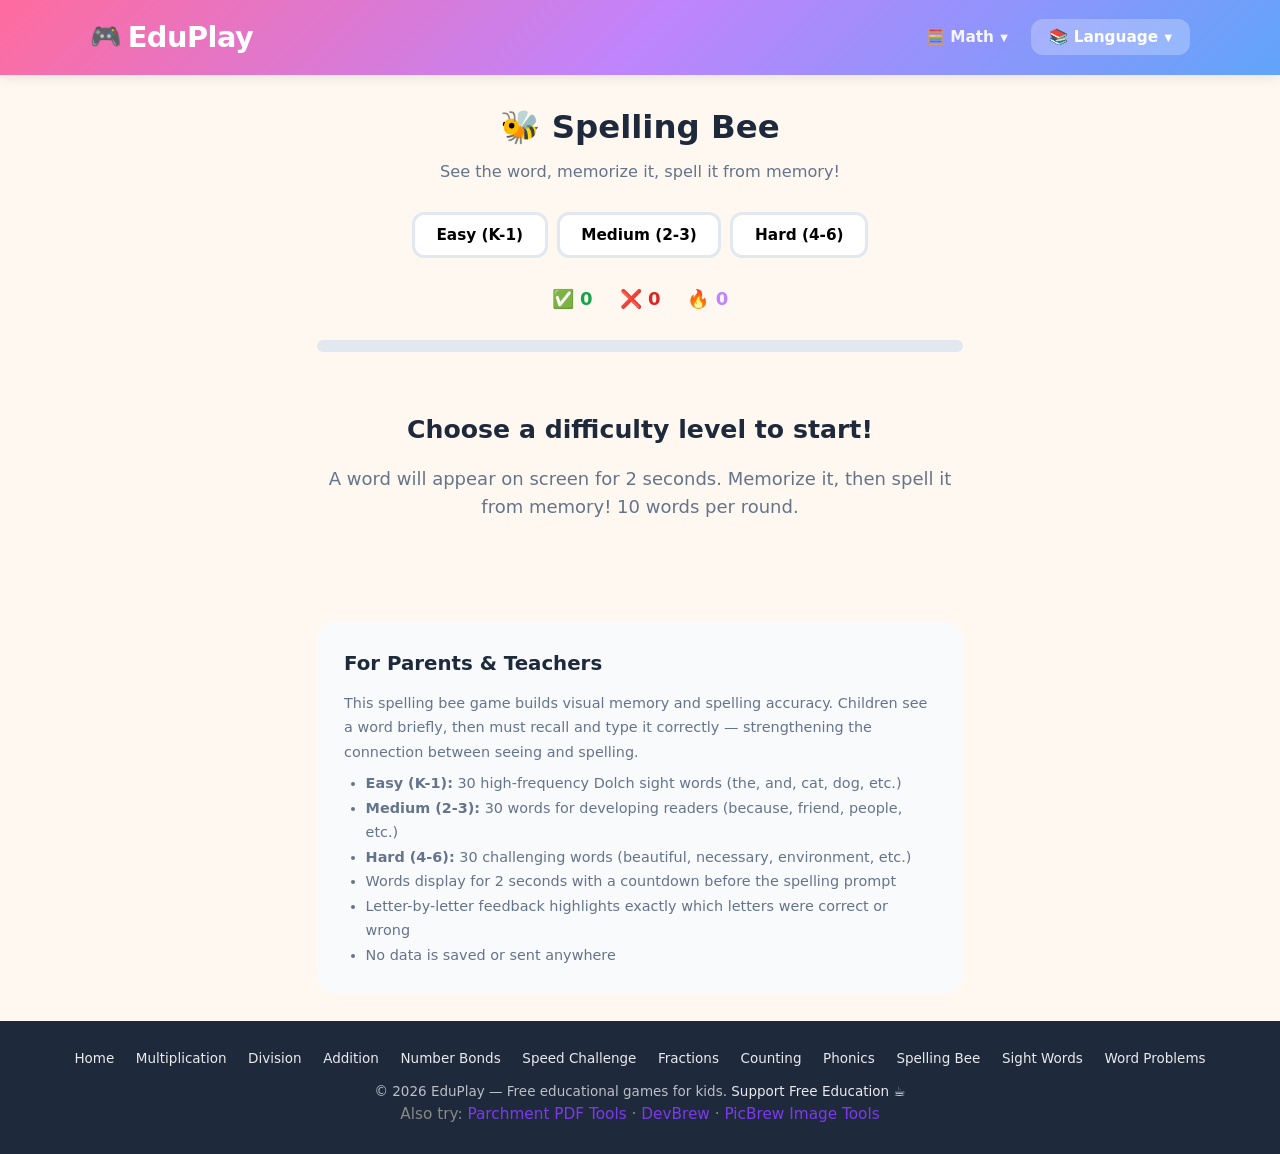
<file: spelling.html>
<!DOCTYPE html>
<html lang="en">
<head>
  <meta charset="UTF-8">
  <meta name="viewport" content="width=device-width, initial-scale=1.0">
  <title>Spelling Bee Game — Free Spelling Practice for Kids | EduPlay</title>
  <meta name="description" content="Free spelling bee game for kids ages 4-12. See the word, memorize it, spell it from memory! Uses Dolch and Fry sight word lists. No accounts, no personal data collected.">
  <meta name="keywords" content="spelling bee game, spelling practice, sight words, Dolch words, Fry words, free spelling game, kids spelling">
  <meta property="og:title" content="Spelling Bee Game — EduPlay">
  <meta property="og:description" content="See the word, memorize it, spell it from memory! Free spelling bee practice for kids.">
  <link rel="icon" type="image/svg+xml" href="favicon.svg">
  <link rel="canonical" href="https://dannycranmer.github.io/eduplay/spelling.html">
  <link rel="stylesheet" href="css/style.css">
  <script type="application/ld+json">
  {
    "@context": "https://schema.org",
    "@type": "WebApplication",
    "name": "Spelling Bee Game — EduPlay",
    "description": "Free spelling bee game for kids. See the word, memorize it, spell it from memory!",
    "url": "https://dannycranmer.github.io/eduplay/spelling.html",
    "applicationCategory": "EducationalApplication",
    "audience": {
      "@type": "EducationalAudience",
      "educationalRole": "student",
      "suggestedMinAge": 4,
      "suggestedMaxAge": 12
    },
    "isAccessibleForFree": true
  }
  </script>
  <style>
    .word-display {
      font-size: 3.2rem;
      font-weight: 900;
      color: var(--purple);
      min-height: 5rem;
      display: flex;
      align-items: center;
      justify-content: center;
      letter-spacing: 4px;
      text-transform: lowercase;
    }
    .countdown-num {
      font-size: 4.5rem;
      font-weight: 900;
      color: var(--orange);
    }
    .bee-icon {
      font-size: 3rem;
      margin-right: 0.3rem;
    }
    .word-reveal {
      font-size: 2rem;
      font-weight: 900;
      letter-spacing: 4px;
      margin-top: 0.8rem;
    }
    .word-reveal .letter-correct { color: var(--green); }
    .word-reveal .letter-wrong { color: var(--red); text-decoration: underline; }
    .word-reveal .letter-missing { color: var(--red); opacity: 0.5; }
    .spelling-input {
      font-family: inherit;
      font-size: 1.8rem;
      font-weight: 800;
      text-align: center;
      width: 300px;
      max-width: 90%;
      padding: 0.7rem 1rem;
      border: 3px solid #E2E8F0;
      border-radius: var(--radius-sm);
      outline: none;
      transition: border-color 0.2s, background 0.2s;
      letter-spacing: 3px;
    }
    .spelling-input:focus { border-color: var(--purple); }
    .spelling-input.correct { border-color: var(--green); background: #F0FDF4; }
    .spelling-input.wrong { border-color: var(--red); background: #FEF2F2; }
    .phase-label {
      font-size: 0.85rem;
      color: var(--text-light);
      font-weight: 700;
      margin-bottom: 0.5rem;
    }
    .round-info {
      font-size: 0.85rem;
      color: var(--text-light);
      font-weight: 700;
      margin-bottom: 0.3rem;
    }
    @keyframes fadeInScale {
      from { transform: scale(0.5); opacity: 0; }
      to { transform: scale(1); opacity: 1; }
    }
    @keyframes pulse {
      0%, 100% { transform: scale(1); }
      50% { transform: scale(1.08); }
    }
    .animate-word { animation: fadeInScale 0.5s ease-out; }
    .animate-pulse { animation: pulse 0.6s ease-in-out; }
    .memorize-bar {
      width: 80%;
      max-width: 300px;
      height: 8px;
      background: #E2E8F0;
      border-radius: 999px;
      overflow: hidden;
      margin: 0.8rem auto 0;
    }
    .memorize-fill {
      height: 100%;
      background: linear-gradient(90deg, var(--green), var(--cyan));
      border-radius: 999px;
      transition: width 0.1s linear;
    }
    .listen-btn {
      background: none; border: 2px solid var(--purple); border-radius: 50%;
      width: 48px; height: 48px; font-size: 1.5rem; cursor: pointer;
      display: inline-flex; align-items: center; justify-content: center;
      transition: all 0.15s; vertical-align: middle; margin-left: 0.5rem;
    }
    .listen-btn:hover { background: var(--purple); transform: scale(1.1); }
    .listen-btn:active { transform: scale(0.95); }
  </style>
</head>
<body>
  <header>
    <div class="nav-inner">
      <a href="index.html" class="logo"><span class="logo-icon">🎮</span> EduPlay</a>
      <button class="hamburger" aria-label="Menu">
        <span></span><span></span><span></span>
      </button>
      <div class="nav-links">
        <div class="nav-dropdown">
          <button class="nav-dropdown-trigger">🧮 Math <span class="dd-arrow">▼</span></button>
          <div class="nav-dropdown-menu">
            <a href="multiplication.html" class="nav-dropdown-item"><span class="nav-dropdown-item-icon">✖️</span> Multiply</a>
            <a href="division.html" class="nav-dropdown-item"><span class="nav-dropdown-item-icon">➗</span> Divide</a>
            <a href="addition.html" class="nav-dropdown-item"><span class="nav-dropdown-item-icon">➕</span> Add &amp; Sub</a>
            <a href="number-bonds.html" class="nav-dropdown-item"><span class="nav-dropdown-item-icon">🔗</span> Bonds</a>
            <a href="times-tables.html" class="nav-dropdown-item"><span class="nav-dropdown-item-icon">⚡</span> Speed</a>
            <a href="fractions.html" class="nav-dropdown-item"><span class="nav-dropdown-item-icon">🍕</span> Fractions</a>
            <a href="counting.html" class="nav-dropdown-item"><span class="nav-dropdown-item-icon">🔢</span> Counting</a>
            <a href="word-problems.html" class="nav-dropdown-item"><span class="nav-dropdown-item-icon">📝</span> Word Problems</a>
          </div>
        </div>
        <div class="nav-dropdown">
          <button class="nav-dropdown-trigger has-active">📚 Language <span class="dd-arrow">▼</span></button>
          <div class="nav-dropdown-menu">
            <a href="phonics.html" class="nav-dropdown-item"><span class="nav-dropdown-item-icon">🔤</span> Phonics</a>
            <a href="spelling.html" class="nav-dropdown-item active"><span class="nav-dropdown-item-icon">📖</span> Spelling</a>
            <a href="sight-words.html" class="nav-dropdown-item"><span class="nav-dropdown-item-icon">👁️</span> Sight Words</a>
          </div>
        </div>
      </div>
    </div>
  </header>
  <div class="nav-overlay"></div>
  <nav class="mobile-nav" aria-label="Game navigation">
    <div class="mobile-nav-header">
      <a href="index.html" class="logo"><span class="logo-icon">🎮</span> EduPlay</a>
      <button class="mobile-nav-close" aria-label="Close menu">✕</button>
    </div>
    <a href="index.html" class="mobile-nav-home">🏠 All Games</a>
    <div class="mobile-nav-section">
      <div class="mobile-nav-section-title">🧮 Math Games</div>
      <div class="mobile-nav-grid">
        <a href="multiplication.html" class="mobile-nav-item"><span class="mobile-nav-item-icon">✖️</span><span class="mobile-nav-item-label">Multiply</span></a>
        <a href="division.html" class="mobile-nav-item"><span class="mobile-nav-item-icon">➗</span><span class="mobile-nav-item-label">Divide</span></a>
        <a href="addition.html" class="mobile-nav-item"><span class="mobile-nav-item-icon">➕</span><span class="mobile-nav-item-label">Add &amp; Sub</span></a>
        <a href="number-bonds.html" class="mobile-nav-item"><span class="mobile-nav-item-icon">🔗</span><span class="mobile-nav-item-label">Bonds</span></a>
        <a href="times-tables.html" class="mobile-nav-item"><span class="mobile-nav-item-icon">⚡</span><span class="mobile-nav-item-label">Speed</span></a>
        <a href="fractions.html" class="mobile-nav-item"><span class="mobile-nav-item-icon">🍕</span><span class="mobile-nav-item-label">Fractions</span></a>
        <a href="counting.html" class="mobile-nav-item"><span class="mobile-nav-item-icon">🔢</span><span class="mobile-nav-item-label">Counting</span></a>
        <a href="word-problems.html" class="mobile-nav-item"><span class="mobile-nav-item-icon">📝</span><span class="mobile-nav-item-label">Word Problems</span></a>
      </div>
    </div>
    <div class="mobile-nav-section">
      <div class="mobile-nav-section-title">📚 Language Arts</div>
      <div class="mobile-nav-grid">
        <a href="phonics.html" class="mobile-nav-item"><span class="mobile-nav-item-icon">🔤</span><span class="mobile-nav-item-label">Phonics</span></a>
        <a href="spelling.html" class="mobile-nav-item active"><span class="mobile-nav-item-icon">📖</span><span class="mobile-nav-item-label">Spelling</span></a>
        <a href="sight-words.html" class="mobile-nav-item"><span class="mobile-nav-item-icon">👁️</span><span class="mobile-nav-item-label">Sight Words</span></a>
      </div>
    </div>
    <div class="mobile-nav-privacy">🛡️ No personal data collected · No accounts · Privacy-first</div>
  </nav>

  <div class="game-container">
    <div class="game-header">
      <h1>🐝 Spelling Bee</h1>
      <p>See the word, memorize it, spell it from memory!</p>
    </div>

    <div class="difficulty-selector" id="difficulty-selector">
      <button class="diff-btn" data-level="easy">Easy (K-1)</button>
      <button class="diff-btn" data-level="medium">Medium (2-3)</button>
      <button class="diff-btn" data-level="hard">Hard (4-6)</button>
    </div>

    <div class="score-bar">
      <span class="score-correct">✅ <span id="score-correct">0</span></span>
      <span class="score-wrong">❌ <span id="score-wrong">0</span></span>
      <span class="score-streak">🔥 <span id="score-streak">0</span></span>
    </div>

    <div class="progress-bar"><div class="progress-fill" id="progress" style="width:0%"></div></div>

    <div id="game-area">
      <div class="start-screen">
        <h2>Choose a difficulty level to start!</h2>
        <p>A word will appear on screen for 2 seconds. Memorize it, then spell it from memory! 10 words per round.</p>
      </div>
    </div>


    <div class="parent-info">
      <h2>For Parents &amp; Teachers</h2>
      <p>This spelling bee game builds visual memory and spelling accuracy. Children see a word briefly, then must recall and type it correctly — strengthening the connection between seeing and spelling.</p>
      <ul>
        <li><strong>Easy (K-1):</strong> 30 high-frequency Dolch sight words (the, and, cat, dog, etc.)</li>
        <li><strong>Medium (2-3):</strong> 30 words for developing readers (because, friend, people, etc.)</li>
        <li><strong>Hard (4-6):</strong> 30 challenging words (beautiful, necessary, environment, etc.)</li>
        <li>Words display for 2 seconds with a countdown before the spelling prompt</li>
        <li>Letter-by-letter feedback highlights exactly which letters were correct or wrong</li>
        <li>No data is saved or sent anywhere</li>
      </ul>
    </div>
  </div>

  <footer>
    <div class="footer-links">
      <a href="index.html">Home</a>
      <a href="multiplication.html">Multiplication</a>
      <a href="division.html">Division</a>
      <a href="addition.html">Addition</a>
      <a href="number-bonds.html">Number Bonds</a>
      <a href="times-tables.html">Speed Challenge</a>
      <a href="fractions.html">Fractions</a>
      <a href="counting.html">Counting</a>
      <a href="phonics.html">Phonics</a>
      <a href="spelling.html">Spelling Bee</a>
      <a href="sight-words.html">Sight Words</a>
      <a href="word-problems.html">Word Problems</a>
    </div>
    <p>&copy; 2026 EduPlay — Free educational games for kids. <a href="https://buymeacoffee.com/dairylea" target="_blank" rel="noopener">Support Free Education ☕</a></p>
    <p style="font-size:.85rem;color:#888">Also try: <a href="https://dannycranmer.github.io/parchment/" target="_blank" rel="noopener" style="color:#7c3aed">Parchment PDF Tools</a> · <a href="https://devbrew.org/" target="_blank" rel="noopener" style="color:#7c3aed">DevBrew</a> · <a href="https://dannycranmer.github.io/imagetoolkit/" target="_blank" rel="noopener" style="color:#7c3aed">PicBrew Image Tools</a></p>
  </footer>

  <script src="js/common.js"></script>
  <script>
  (function() {
    const TOTAL_QUESTIONS = 10;
    const SHOW_DURATION = 2000;

    // --- Speech Synthesis with cached voice ---
    var cachedVoice = null;
    var voicesReady = false;

    function pickBestVoice() {
      var voices = window.speechSynthesis.getVoices();
      if (!voices.length) return null;
      return voices.find(function(v) { return v.lang.startsWith('en') && v.name.toLowerCase().indexOf('female') !== -1; })
          || voices.find(function(v) { return v.lang.startsWith('en'); })
          || voices[0];
    }

    if ('speechSynthesis' in window) {
      cachedVoice = pickBestVoice();
      if (cachedVoice) voicesReady = true;

      window.speechSynthesis.onvoiceschanged = function() {
        cachedVoice = pickBestVoice();
        voicesReady = true;
        var msg = document.getElementById('audio-unavailable-msg');
        if (msg) msg.remove();
      };

      setTimeout(function() {
        if (!voicesReady) {
          var area = document.getElementById('game-area');
          if (area && !document.getElementById('audio-unavailable-msg')) {
            var msg = document.createElement('div');
            msg.id = 'audio-unavailable-msg';
            msg.style.cssText = 'text-align:center;color:#b45309;background:#fef3c7;padding:0.5rem 1rem;border-radius:8px;margin:0.5rem auto;max-width:400px;font-size:0.9rem;font-weight:600;';
            msg.textContent = 'Audio unavailable on this device';
            area.parentNode.insertBefore(msg, area);
          }
        }
      }, 2000);
    }

    function speakText(text, rate, pitch) {
      try {
        if (!('speechSynthesis' in window)) return;
        window.speechSynthesis.cancel();
        var utter = new SpeechSynthesisUtterance(text);
        utter.rate = rate || 0.8;
        utter.pitch = pitch || 1.1;
        utter.volume = 1;
        if (cachedVoice) utter.voice = cachedVoice;
        window.speechSynthesis.speak(utter);
      } catch (e) { /* speech not available */ }
    }

    const WORDS = {
      easy: [
        'the', 'and', 'is', 'see', 'cat', 'dog', 'run', 'big', 'red', 'play',
        'come', 'look', 'said', 'here', 'help', 'for', 'not', 'you', 'was', 'with',
        'all', 'are', 'but', 'had', 'has', 'her', 'him', 'his', 'how', 'its'
      ],
      medium: [
        'because', 'friend', 'people', 'before', 'animal', 'around', 'between',
        'different', 'important', 'sentence', 'together', 'thought', 'follow',
        'answer', 'learn', 'school', 'mother', 'father', 'country', 'picture',
        'should', 'world', 'below', 'study', 'always', 'large', 'letter',
        'change', 'begin', 'story'
      ],
      hard: [
        'beautiful', 'necessary', 'environment', 'schedule', 'separate',
        'definitely', 'occurrence', 'restaurant', 'accommodate', 'rhythm',
        'conscience', 'privilege', 'accomplish', 'appreciate', 'beginning',
        'committee', 'disappoint', 'experience', 'government', 'immediately',
        'knowledge', 'literature', 'mysterious', 'particular', 'recommend',
        'recognize', 'refrigerator', 'temperature', 'throughout', 'vocabulary'
      ]
    };

    let tracker, currentLevel, words, wordIndex, inputLocked;

    showProgressStars('spelling');

    document.getElementById('difficulty-selector').addEventListener('click', function(e) {
      var btn = e.target.closest('.diff-btn');
      if (!btn) return;
      document.querySelectorAll('#difficulty-selector .diff-btn').forEach(function(b) { b.classList.remove('active'); });
      btn.classList.add('active');
      currentLevel = btn.dataset.level;
      startGame();
    });

    function pickWords() {
      var pool = WORDS[currentLevel].slice();
      shuffle(pool);
      return pool.slice(0, TOTAL_QUESTIONS);
    }

    function startGame() {
      tracker = new ScoreTracker();
      tracker.start();
      wordIndex = 0;
      words = pickWords();
      inputLocked = false;
      showWordPhase();
    }

    function showWordPhase() {
      if (wordIndex >= TOTAL_QUESTIONS) {
        showResults(tracker, 'game-area', 'spelling', currentLevel);
        return;
      }

      var word = words[wordIndex];
      var pct = Math.round((wordIndex / TOTAL_QUESTIONS) * 100);
      document.getElementById('progress').style.width = pct + '%';

      var area = document.getElementById('game-area');
      area.innerHTML =
        '<div class="question-area animate-pop">' +
          '<div class="round-info">Word ' + (wordIndex + 1) + ' of ' + TOTAL_QUESTIONS + '</div>' +
          '<div class="phase-label">Memorize this word!</div>' +
          '<div class="word-display animate-word" id="word-display">' + word + '</div>' +
          '<div class="memorize-bar"><div class="memorize-fill" id="memorize-fill" style="width:100%"></div></div>' +
        '</div>';

      // Speak the word aloud for kids who can't read yet
      speakText('Spell the word ' + word, 0.8, 1.1);

      // Animate the memorize bar draining
      var startTime = Date.now();
      var fillEl = document.getElementById('memorize-fill');
      var drainInterval = setInterval(function() {
        var elapsed = Date.now() - startTime;
        var remaining = Math.max(0, 100 - (elapsed / SHOW_DURATION) * 100);
        if (fillEl) fillEl.style.width = remaining + '%';
        if (remaining <= 0) clearInterval(drainInterval);
      }, 50);

      setTimeout(function() {
        clearInterval(drainInterval);
        startCountdown();
      }, SHOW_DURATION);
    }

    function startCountdown() {
      var count = 3;
      var display = document.getElementById('word-display');
      var phaseLabel = document.querySelector('.phase-label');
      if (!display) return;

      display.innerHTML = '<span class="countdown-num animate-pulse">' + count + '</span>';
      if (phaseLabel) phaseLabel.textContent = 'Get ready to spell it...';

      // Hide the memorize bar
      var bar = document.querySelector('.memorize-bar');
      if (bar) bar.style.display = 'none';

      var interval = setInterval(function() {
        count--;
        if (count > 0) {
          display.innerHTML = '<span class="countdown-num animate-pulse">' + count + '</span>';
        } else {
          clearInterval(interval);
          showInputPhase();
        }
      }, 600);
    }

    function showInputPhase() {
      var word = words[wordIndex];
      var area = document.getElementById('game-area');
      inputLocked = false;

      area.innerHTML =
        '<div class="question-area animate-pop">' +
          '<div class="round-info">Word ' + (wordIndex + 1) + ' of ' + TOTAL_QUESTIONS + '</div>' +
          '<div class="phase-label">Type the word you heard!</div>' +
          '<div class="word-display"><span class="bee-icon">🐝</span> ? <button class="listen-btn" id="listen-again" title="Listen again" aria-label="Listen again">🔊</button></div>' +
          '<div style="margin-top:1rem;">' +
            '<input type="text" class="spelling-input" id="spell-input" autocomplete="off" autocapitalize="none" autocorrect="off" spellcheck="false">' +
          '</div>' +
          '<div style="margin-top:0.8rem;">' +
            '<button class="btn btn-primary" id="submit-btn">Check Spelling</button>' +
          '</div>' +
          '<div class="feedback" id="feedback"></div>' +
          '<div id="word-reveal"></div>' +
        '</div>';

      var input = document.getElementById('spell-input');
      var submitBtn = document.getElementById('submit-btn');

      // Speak the word again when entering input phase
      speakText('Spell the word ' + word, 0.8, 1.1);

      // Listen Again button
      document.getElementById('listen-again').addEventListener('click', function() {
        speakText(word, 0.8, 1.1);
      });

      input.focus();

      input.addEventListener('keydown', function(e) {
        if (e.key === 'Enter') checkSpelling();
      });

      submitBtn.addEventListener('click', checkSpelling);
    }

    function checkSpelling() {
      if (inputLocked) return;

      var input = document.getElementById('spell-input');
      var typed = input.value.trim().toLowerCase();

      if (typed === '') {
        input.focus();
        return;
      }

      inputLocked = true;
      var word = words[wordIndex];
      var feedback = document.getElementById('feedback');
      var reveal = document.getElementById('word-reveal');
      var isCorrect = (typed === word);

      if (isCorrect) {
        tracker.recordCorrect();
        input.classList.add('correct');
        feedback.className = 'feedback feedback-correct';
        feedback.textContent = ['Perfect!', 'You got it!', 'Amazing!', 'Great spelling!', 'Correct!'][randInt(0, 4)];
        animateEl(input, 'animate-pop');
      } else {
        tracker.recordWrong();
        input.classList.add('wrong');
        animateEl(input, 'animate-shake');
        feedback.className = 'feedback feedback-wrong';
        feedback.textContent = 'Not quite! The correct spelling is:';

        // Letter-by-letter comparison
        var revealHTML = '';
        var maxLen = Math.max(word.length, typed.length);
        for (var i = 0; i < word.length; i++) {
          var correctLetter = word[i];
          var typedLetter = i < typed.length ? typed[i] : '';
          if (typedLetter === correctLetter) {
            revealHTML += '<span class="letter-correct">' + correctLetter + '</span>';
          } else if (typedLetter === '') {
            revealHTML += '<span class="letter-missing">' + correctLetter + '</span>';
          } else {
            revealHTML += '<span class="letter-wrong">' + correctLetter + '</span>';
          }
        }
        reveal.innerHTML = '<div class="word-reveal animate-pop">' + revealHTML + '</div>';
      }

      input.disabled = true;
      document.getElementById('submit-btn').disabled = true;
      updateScoreDisplay(tracker);

      var nextBtn = document.createElement('button');
      nextBtn.className = 'next-btn';
      nextBtn.textContent = 'Next →';
      feedback.after(nextBtn);
      var advTimer = setTimeout(function() { wordIndex++; showWordPhase(); }, isCorrect ? 1200 : 2500);
      nextBtn.addEventListener('click', function() { clearTimeout(advTimer); wordIndex++; showWordPhase(); });
    }
  })();
  </script>
  <script data-goatcounter="https://eduplay.goatcounter.com/count" async src="//gc.zgo.at/count.js"></script>
</body>
</html>
</file>
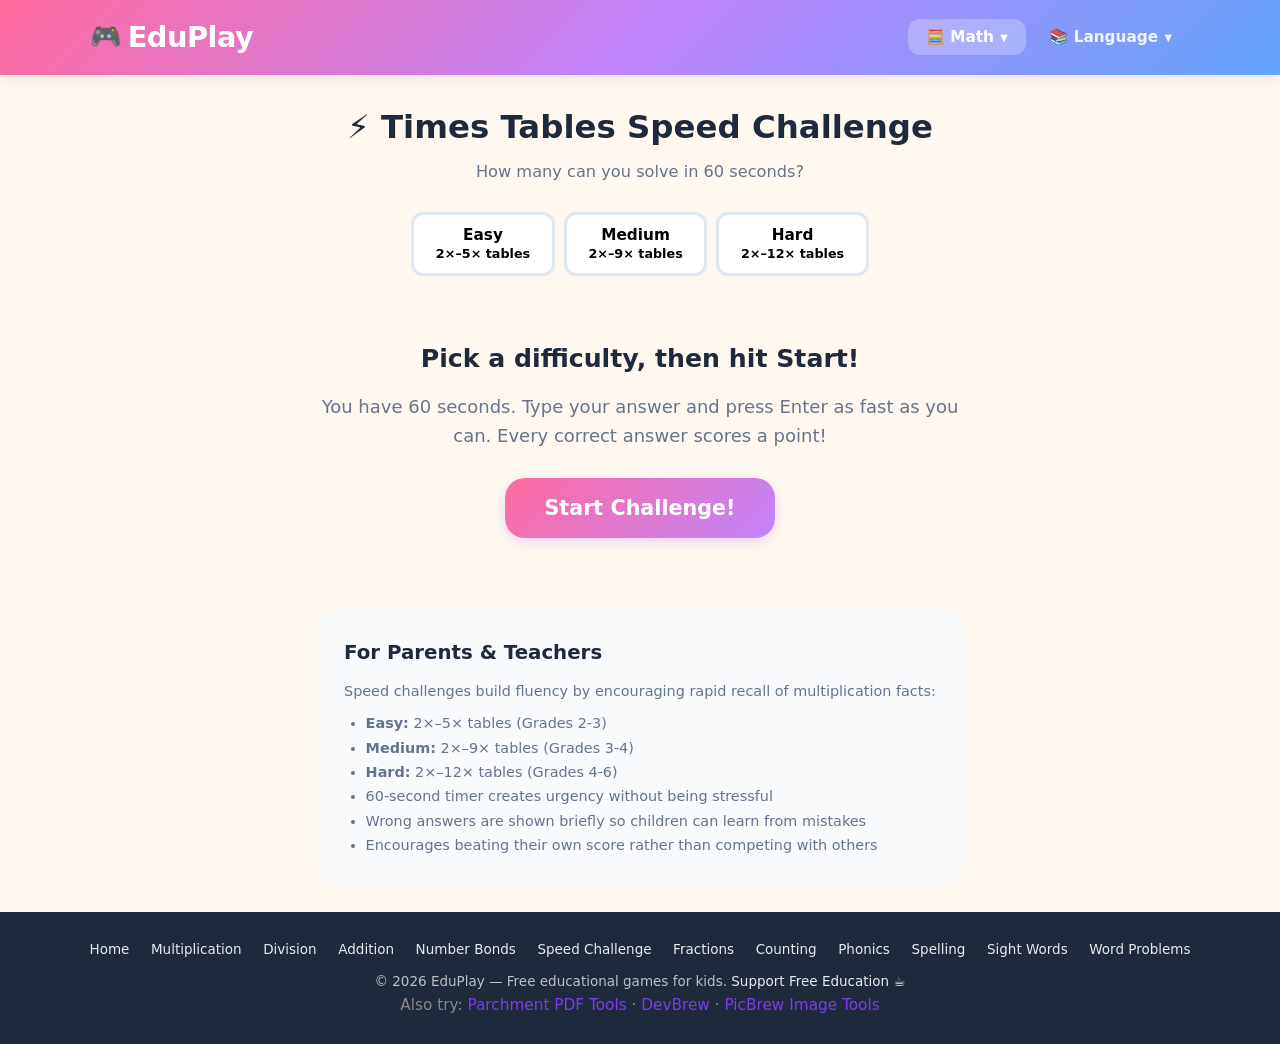
<file: times-tables.html>
<!DOCTYPE html>
<html lang="en">
<head>
  <meta charset="UTF-8">
  <meta name="viewport" content="width=device-width, initial-scale=1.0">
  <title>Times Tables Speed Challenge — Free Math Game | EduPlay</title>
  <meta name="description" content="Race against the clock! How many multiplication problems can you solve in 60 seconds? Free times tables speed challenge for kids.">
  <meta name="keywords" content="times tables speed test, multiplication speed challenge, math race, kids math game, free">
  <meta property="og:title" content="Times Tables Speed Challenge — EduPlay">
  <meta property="og:description" content="60-second multiplication speed challenge! How many can you get right?">
  <link rel="icon" type="image/svg+xml" href="favicon.svg">
  <link rel="canonical" href="https://dannycranmer.github.io/eduplay/times-tables.html">
  <link rel="stylesheet" href="css/style.css">
  <script type="application/ld+json">
  {
    "@context": "https://schema.org",
    "@type": "WebApplication",
    "name": "Times Tables Speed Challenge — EduPlay",
    "description": "60-second multiplication speed challenge for kids. Free math game.",
    "url": "https://dannycranmer.github.io/eduplay/times-tables.html",
    "applicationCategory": "EducationalApplication",
    "isAccessibleForFree": true
  }
  </script>
</head>
<body>
  <header>
    <div class="nav-inner">
      <a href="index.html" class="logo"><span class="logo-icon">🎮</span> EduPlay</a>
      <button class="hamburger" aria-label="Menu">
        <span></span><span></span><span></span>
      </button>
      <div class="nav-links">
        <div class="nav-dropdown">
          <button class="nav-dropdown-trigger has-active">🧮 Math <span class="dd-arrow">▼</span></button>
          <div class="nav-dropdown-menu">
            <a href="multiplication.html" class="nav-dropdown-item"><span class="nav-dropdown-item-icon">✖️</span> Multiply</a>
            <a href="division.html" class="nav-dropdown-item"><span class="nav-dropdown-item-icon">➗</span> Divide</a>
            <a href="addition.html" class="nav-dropdown-item"><span class="nav-dropdown-item-icon">➕</span> Add &amp; Sub</a>
            <a href="number-bonds.html" class="nav-dropdown-item"><span class="nav-dropdown-item-icon">🔗</span> Bonds</a>
            <a href="times-tables.html" class="nav-dropdown-item active"><span class="nav-dropdown-item-icon">⚡</span> Speed</a>
            <a href="fractions.html" class="nav-dropdown-item"><span class="nav-dropdown-item-icon">🍕</span> Fractions</a>
            <a href="counting.html" class="nav-dropdown-item"><span class="nav-dropdown-item-icon">🔢</span> Counting</a>
            <a href="word-problems.html" class="nav-dropdown-item"><span class="nav-dropdown-item-icon">📝</span> Word Problems</a>
          </div>
        </div>
        <div class="nav-dropdown">
          <button class="nav-dropdown-trigger">📚 Language <span class="dd-arrow">▼</span></button>
          <div class="nav-dropdown-menu">
            <a href="phonics.html" class="nav-dropdown-item"><span class="nav-dropdown-item-icon">🔤</span> Phonics</a>
            <a href="spelling.html" class="nav-dropdown-item"><span class="nav-dropdown-item-icon">📖</span> Spelling</a>
            <a href="sight-words.html" class="nav-dropdown-item"><span class="nav-dropdown-item-icon">👁️</span> Sight Words</a>
          </div>
        </div>
      </div>
    </div>
  </header>
  <div class="nav-overlay"></div>
  <nav class="mobile-nav" aria-label="Game navigation">
    <div class="mobile-nav-header">
      <a href="index.html" class="logo"><span class="logo-icon">🎮</span> EduPlay</a>
      <button class="mobile-nav-close" aria-label="Close menu">✕</button>
    </div>
    <a href="index.html" class="mobile-nav-home">🏠 All Games</a>
    <div class="mobile-nav-section">
      <div class="mobile-nav-section-title">🧮 Math Games</div>
      <div class="mobile-nav-grid">
        <a href="multiplication.html" class="mobile-nav-item"><span class="mobile-nav-item-icon">✖️</span><span class="mobile-nav-item-label">Multiply</span></a>
        <a href="division.html" class="mobile-nav-item"><span class="mobile-nav-item-icon">➗</span><span class="mobile-nav-item-label">Divide</span></a>
        <a href="addition.html" class="mobile-nav-item"><span class="mobile-nav-item-icon">➕</span><span class="mobile-nav-item-label">Add &amp; Sub</span></a>
        <a href="number-bonds.html" class="mobile-nav-item"><span class="mobile-nav-item-icon">🔗</span><span class="mobile-nav-item-label">Bonds</span></a>
        <a href="times-tables.html" class="mobile-nav-item active"><span class="mobile-nav-item-icon">⚡</span><span class="mobile-nav-item-label">Speed</span></a>
        <a href="fractions.html" class="mobile-nav-item"><span class="mobile-nav-item-icon">🍕</span><span class="mobile-nav-item-label">Fractions</span></a>
        <a href="counting.html" class="mobile-nav-item"><span class="mobile-nav-item-icon">🔢</span><span class="mobile-nav-item-label">Counting</span></a>
        <a href="word-problems.html" class="mobile-nav-item"><span class="mobile-nav-item-icon">📝</span><span class="mobile-nav-item-label">Word Problems</span></a>
      </div>
    </div>
    <div class="mobile-nav-section">
      <div class="mobile-nav-section-title">📚 Language Arts</div>
      <div class="mobile-nav-grid">
        <a href="phonics.html" class="mobile-nav-item"><span class="mobile-nav-item-icon">🔤</span><span class="mobile-nav-item-label">Phonics</span></a>
        <a href="spelling.html" class="mobile-nav-item"><span class="mobile-nav-item-icon">📖</span><span class="mobile-nav-item-label">Spelling</span></a>
        <a href="sight-words.html" class="mobile-nav-item"><span class="mobile-nav-item-icon">👁️</span><span class="mobile-nav-item-label">Sight Words</span></a>
      </div>
    </div>
    <div class="mobile-nav-privacy">🛡️ No personal data collected · No accounts · Privacy-first</div>
  </nav>

  <div class="game-container">
    <div class="game-header">
      <h1>⚡ Times Tables Speed Challenge</h1>
      <p>How many can you solve in 60 seconds?</p>
    </div>

    <div class="difficulty-selector" id="diff-selector">
      <button class="diff-btn" data-diff="easy">Easy<br><small>2×–5× tables</small></button>
      <button class="diff-btn" data-diff="medium">Medium<br><small>2×–9× tables</small></button>
      <button class="diff-btn" data-diff="hard">Hard<br><small>2×–12× tables</small></button>
    </div>

    <div id="game-area">
      <div class="start-screen" id="start-screen">
        <h2>Pick a difficulty, then hit Start!</h2>
        <p>You have 60 seconds. Type your answer and press Enter as fast as you can. Every correct answer scores a point!</p>
        <button class="btn btn-primary btn-lg" id="start-btn" disabled>Start Challenge!</button>
      </div>
    </div>


    <div class="parent-info">
      <h2>For Parents &amp; Teachers</h2>
      <p>Speed challenges build fluency by encouraging rapid recall of multiplication facts:</p>
      <ul>
        <li><strong>Easy:</strong> 2×–5× tables (Grades 2-3)</li>
        <li><strong>Medium:</strong> 2×–9× tables (Grades 3-4)</li>
        <li><strong>Hard:</strong> 2×–12× tables (Grades 4-6)</li>
        <li>60-second timer creates urgency without being stressful</li>
        <li>Wrong answers are shown briefly so children can learn from mistakes</li>
        <li>Encourages beating their own score rather than competing with others</li>
      </ul>
    </div>
  </div>

  <footer>
    <div class="footer-links">
      <a href="index.html">Home</a>
      <a href="multiplication.html">Multiplication</a>
      <a href="division.html">Division</a>
      <a href="addition.html">Addition</a>
      <a href="number-bonds.html">Number Bonds</a>
      <a href="times-tables.html">Speed Challenge</a>
      <a href="fractions.html">Fractions</a>
      <a href="counting.html">Counting</a>
      <a href="phonics.html">Phonics</a>
      <a href="spelling.html">Spelling</a>
      <a href="sight-words.html">Sight Words</a>
      <a href="word-problems.html">Word Problems</a>
    </div>
    <p>&copy; 2026 EduPlay — Free educational games for kids. <a href="https://buymeacoffee.com/dairylea" target="_blank" rel="noopener">Support Free Education ☕</a></p>
    <p style="font-size:.85rem;color:#888">Also try: <a href="https://dannycranmer.github.io/parchment/" target="_blank" rel="noopener" style="color:#7c3aed">Parchment PDF Tools</a> · <a href="https://devbrew.org/" target="_blank" rel="noopener" style="color:#7c3aed">DevBrew</a> · <a href="https://dannycranmer.github.io/imagetoolkit/" target="_blank" rel="noopener" style="color:#7c3aed">PicBrew Image Tools</a></p>
  </footer>

  <script src="js/common.js"></script>
  <script>
  (function() {
    const GAME_TIME = 60;
    const RANGES = { easy: [2, 5], medium: [2, 9], hard: [2, 12] };
    let tracker, difficulty, timerInterval, timeLeft, currentQ;

    showProgressStars('times-tables');

    const startBtn = document.getElementById('start-btn');

    document.getElementById('diff-selector').addEventListener('click', e => {
      const btn = e.target.closest('.diff-btn');
      if (!btn) return;
      document.querySelectorAll('#diff-selector .diff-btn').forEach(b => b.classList.remove('active'));
      btn.classList.add('active');
      difficulty = btn.dataset.diff;
      startBtn.disabled = false;
    });

    startBtn.addEventListener('click', startGame);

    function nextQuestion() {
      const [minTable, maxTable] = RANGES[difficulty];
      const a = randInt(minTable, maxTable);
      const b = randInt(1, 12);
      return { a, b, answer: a * b };
    }

    function startGame() {
      tracker = new ScoreTracker();
      tracker.start();
      timeLeft = GAME_TIME;
      currentQ = nextQuestion();
      renderGame();
      timerInterval = setInterval(tick, 1000);
    }

    function tick() {
      timeLeft--;
      const timerEl = document.getElementById('timer');
      if (timerEl) timerEl.textContent = formatTime(timeLeft);
      const progEl = document.getElementById('progress');
      if (progEl) progEl.style.width = Math.round(((GAME_TIME - timeLeft) / GAME_TIME) * 100) + '%';
      if (timeLeft <= 0) {
        clearInterval(timerInterval);
        endGame();
      }
    }

    function renderGame() {
      const area = document.getElementById('game-area');
      area.innerHTML = `
        <div class="score-bar">
          <span class="score-correct">✅ <span id="score-correct">0</span></span>
          <span class="score-wrong">❌ <span id="score-wrong">0</span></span>
          <span class="score-streak">🔥 <span id="score-streak">0</span></span>
          <span class="score-timer">⏱️ <span id="timer">${formatTime(timeLeft)}</span></span>
        </div>
        <div class="progress-bar"><div class="progress-fill" id="progress" style="width:0%"></div></div>
        <div class="question-area" id="q-area">
          <div class="question-text" id="q-text">${currentQ.a} × ${currentQ.b} = ?</div>
          <input type="number" class="answer-input" id="answer" inputmode="numeric" pattern="[0-9]*" autofocus autocomplete="off">
          <div class="feedback" id="feedback"></div>
        </div>
      `;
      const input = document.getElementById('answer');
      input.focus();
      input.addEventListener('keydown', e => {
        if (e.key === 'Enter') submitAnswer();
      });
    }

    function submitAnswer() {
      const input = document.getElementById('answer');
      const val = parseInt(input.value);
      if (isNaN(val)) return;

      const fb = document.getElementById('feedback');
      const qArea = document.getElementById('q-area');

      if (val === currentQ.answer) {
        tracker.recordCorrect();
        fb.className = 'feedback feedback-correct';
        fb.textContent = '✓';
        animateEl(qArea, 'animate-pop');
      } else {
        tracker.recordWrong();
        fb.className = 'feedback feedback-wrong';
        fb.textContent = `${currentQ.a}×${currentQ.b}=${currentQ.answer}`;
        animateEl(qArea, 'animate-shake');
      }

      updateScoreDisplay(tracker);
      // Next question immediately
      setTimeout(() => {
        if (timeLeft <= 0) return;
        currentQ = nextQuestion();
        const qText = document.getElementById('q-text');
        const newInput = document.getElementById('answer');
        const newFb = document.getElementById('feedback');
        if (qText) qText.textContent = `${currentQ.a} × ${currentQ.b} = ?`;
        if (newInput) { newInput.value = ''; newInput.disabled = false; newInput.focus(); }
        if (newFb) newFb.textContent = '';
      }, 300);
    }

    function endGame() {
      // Save progress
      if (difficulty) {
        progressTracker.saveResult(
          'times-tables', difficulty,
          tracker.correct, tracker.total,
          tracker.accuracy, tracker.bestStreak
        );
      }
      const area = document.getElementById('game-area');
      // Calculate speed
      const perMinute = tracker.total;
      area.innerHTML = `
        <div class="results-screen animate-slide-up">
          <div class="results-emoji">${tracker.getEmoji()}</div>
          <h2>${tracker.getMessage()}</h2>
          <div class="results-stats">
            <div class="stat-card">
              <div class="stat-value">${tracker.correct}</div>
              <div class="stat-label">Correct</div>
            </div>
            <div class="stat-card">
              <div class="stat-value">${tracker.total}</div>
              <div class="stat-label">Attempted</div>
            </div>
            <div class="stat-card">
              <div class="stat-value">${tracker.accuracy}%</div>
              <div class="stat-label">Accuracy</div>
            </div>
            <div class="stat-card">
              <div class="stat-value">${tracker.bestStreak}</div>
              <div class="stat-label">Best Streak</div>
            </div>
            <div class="stat-card">
              <div class="stat-value">${perMinute}/min</div>
              <div class="stat-label">Speed</div>
            </div>
          </div>
          <div class="btn-group">
            <button class="btn btn-primary btn-lg" onclick="location.reload()">Try Again</button>
            <a href="index.html" class="btn btn-secondary btn-lg">More Games</a>
          </div>
        </div>
      `;
    }
  })();
  </script>
  <script data-goatcounter="https://eduplay.goatcounter.com/count" async src="//gc.zgo.at/count.js"></script>
</body>
</html>
</file>
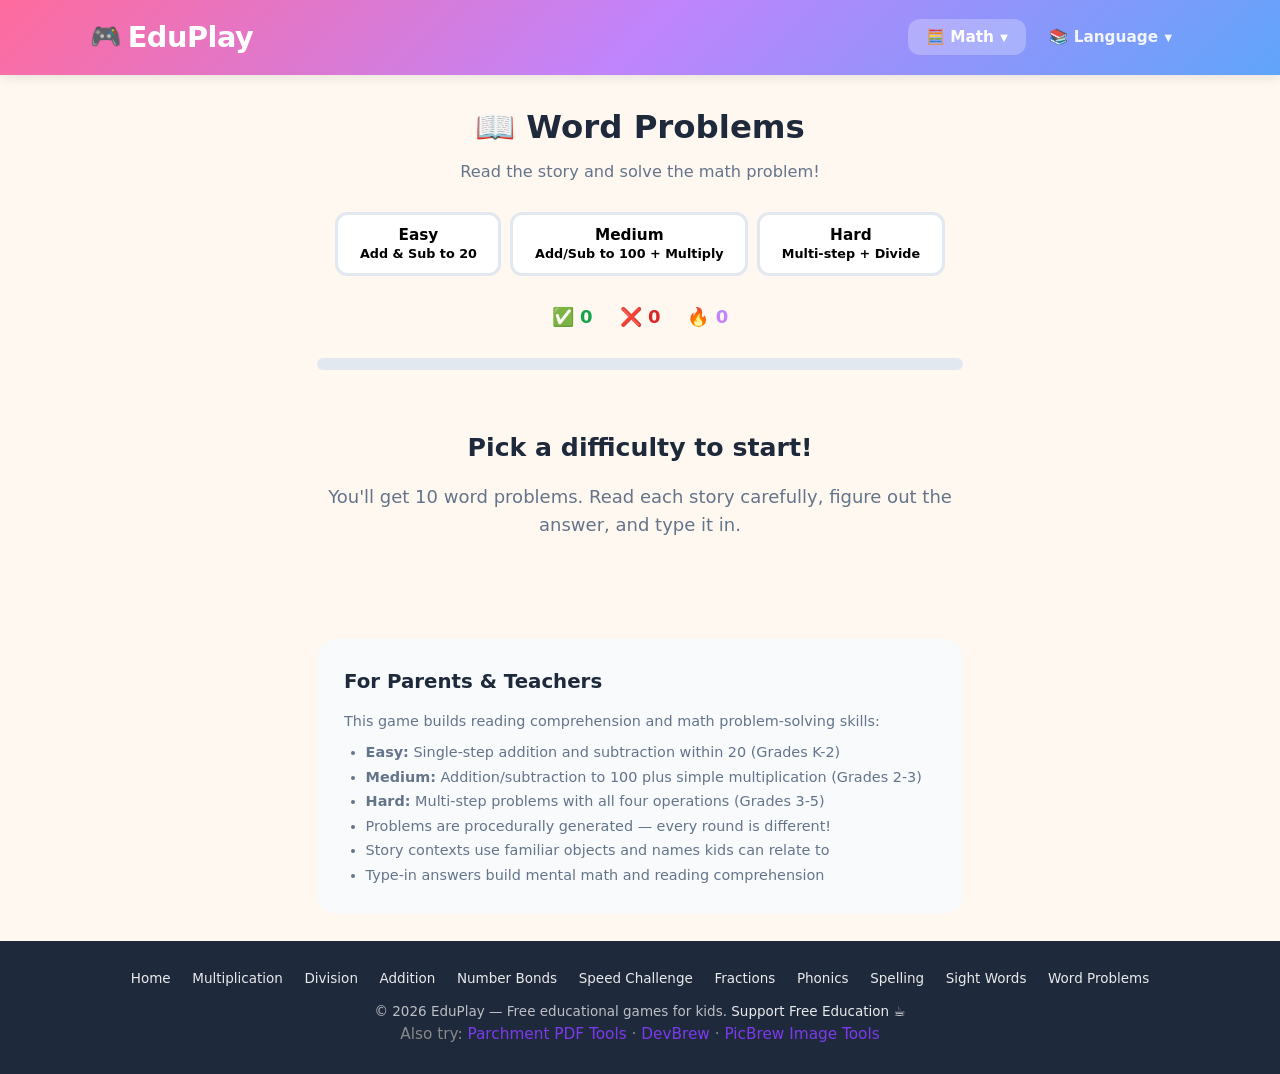
<file: word-problems.html>
<!DOCTYPE html>
<html lang="en">
<head>
  <meta charset="UTF-8">
  <meta name="viewport" content="width=device-width, initial-scale=1.0">
  <title>Word Problems — Free Math Game for Kids | EduPlay</title>
  <meta name="description" content="Practice math word problems with this free game for kids ages 6-10. Addition, subtraction, multiplication &amp; division in fun story problems. No accounts, no personal data collected.">
  <meta name="keywords" content="word problems, math word problems, story problems, kids math, free educational game, addition word problems, multiplication word problems">
  <meta property="og:title" content="Word Problems — EduPlay">
  <meta property="og:description" content="Fun math word problems for kids ages 6-10. Three difficulty levels with procedurally generated story problems.">
  <link rel="icon" type="image/svg+xml" href="favicon.svg">
  <link rel="canonical" href="https://dannycranmer.github.io/eduplay/word-problems.html">
  <link rel="stylesheet" href="css/style.css">
  <script type="application/ld+json">
  {
    "@context": "https://schema.org",
    "@type": "WebApplication",
    "name": "Word Problems — EduPlay",
    "description": "Practice math word problems. Free game for kids ages 6-10.",
    "url": "https://dannycranmer.github.io/eduplay/word-problems.html",
    "applicationCategory": "EducationalApplication",
    "isAccessibleForFree": true
  }
  </script>
</head>
<body>
  <header>
    <div class="nav-inner">
      <a href="index.html" class="logo"><span class="logo-icon">🎮</span> EduPlay</a>
      <button class="hamburger" aria-label="Menu">
        <span></span><span></span><span></span>
      </button>
      <div class="nav-links">
        <div class="nav-dropdown">
          <button class="nav-dropdown-trigger has-active">🧮 Math <span class="dd-arrow">▼</span></button>
          <div class="nav-dropdown-menu">
            <a href="multiplication.html" class="nav-dropdown-item"><span class="nav-dropdown-item-icon">✖️</span> Multiply</a>
            <a href="division.html" class="nav-dropdown-item"><span class="nav-dropdown-item-icon">➗</span> Divide</a>
            <a href="addition.html" class="nav-dropdown-item"><span class="nav-dropdown-item-icon">➕</span> Add &amp; Sub</a>
            <a href="number-bonds.html" class="nav-dropdown-item"><span class="nav-dropdown-item-icon">🔗</span> Bonds</a>
            <a href="times-tables.html" class="nav-dropdown-item"><span class="nav-dropdown-item-icon">⚡</span> Speed</a>
            <a href="fractions.html" class="nav-dropdown-item"><span class="nav-dropdown-item-icon">🍕</span> Fractions</a>
            <a href="counting.html" class="nav-dropdown-item"><span class="nav-dropdown-item-icon">🔢</span> Counting</a>
            <a href="word-problems.html" class="nav-dropdown-item active"><span class="nav-dropdown-item-icon">📝</span> Word Problems</a>
          </div>
        </div>
        <div class="nav-dropdown">
          <button class="nav-dropdown-trigger">📚 Language <span class="dd-arrow">▼</span></button>
          <div class="nav-dropdown-menu">
            <a href="phonics.html" class="nav-dropdown-item"><span class="nav-dropdown-item-icon">🔤</span> Phonics</a>
            <a href="spelling.html" class="nav-dropdown-item"><span class="nav-dropdown-item-icon">📖</span> Spelling</a>
            <a href="sight-words.html" class="nav-dropdown-item"><span class="nav-dropdown-item-icon">👁️</span> Sight Words</a>
          </div>
        </div>
      </div>
    </div>
  </header>
  <div class="nav-overlay"></div>
  <nav class="mobile-nav" aria-label="Game navigation">
    <div class="mobile-nav-header">
      <a href="index.html" class="logo"><span class="logo-icon">🎮</span> EduPlay</a>
      <button class="mobile-nav-close" aria-label="Close menu">✕</button>
    </div>
    <a href="index.html" class="mobile-nav-home">🏠 All Games</a>
    <div class="mobile-nav-section">
      <div class="mobile-nav-section-title">🧮 Math Games</div>
      <div class="mobile-nav-grid">
        <a href="multiplication.html" class="mobile-nav-item"><span class="mobile-nav-item-icon">✖️</span><span class="mobile-nav-item-label">Multiply</span></a>
        <a href="division.html" class="mobile-nav-item"><span class="mobile-nav-item-icon">➗</span><span class="mobile-nav-item-label">Divide</span></a>
        <a href="addition.html" class="mobile-nav-item"><span class="mobile-nav-item-icon">➕</span><span class="mobile-nav-item-label">Add &amp; Sub</span></a>
        <a href="number-bonds.html" class="mobile-nav-item"><span class="mobile-nav-item-icon">🔗</span><span class="mobile-nav-item-label">Bonds</span></a>
        <a href="times-tables.html" class="mobile-nav-item"><span class="mobile-nav-item-icon">⚡</span><span class="mobile-nav-item-label">Speed</span></a>
        <a href="fractions.html" class="mobile-nav-item"><span class="mobile-nav-item-icon">🍕</span><span class="mobile-nav-item-label">Fractions</span></a>
        <a href="counting.html" class="mobile-nav-item"><span class="mobile-nav-item-icon">🔢</span><span class="mobile-nav-item-label">Counting</span></a>
        <a href="word-problems.html" class="mobile-nav-item active"><span class="mobile-nav-item-icon">📝</span><span class="mobile-nav-item-label">Word Problems</span></a>
      </div>
    </div>
    <div class="mobile-nav-section">
      <div class="mobile-nav-section-title">📚 Language Arts</div>
      <div class="mobile-nav-grid">
        <a href="phonics.html" class="mobile-nav-item"><span class="mobile-nav-item-icon">🔤</span><span class="mobile-nav-item-label">Phonics</span></a>
        <a href="spelling.html" class="mobile-nav-item"><span class="mobile-nav-item-icon">📖</span><span class="mobile-nav-item-label">Spelling</span></a>
        <a href="sight-words.html" class="mobile-nav-item"><span class="mobile-nav-item-icon">👁️</span><span class="mobile-nav-item-label">Sight Words</span></a>
      </div>
    </div>
    <div class="mobile-nav-privacy">🛡️ No personal data collected · No accounts · Privacy-first</div>
  </nav>

  <div class="game-container">
    <div class="game-header">
      <h1>📖 Word Problems</h1>
      <p>Read the story and solve the math problem!</p>
    </div>

    <div class="difficulty-selector" id="diff-selector">
      <button class="diff-btn" data-diff="easy">Easy<br><small>Add &amp; Sub to 20</small></button>
      <button class="diff-btn" data-diff="medium">Medium<br><small>Add/Sub to 100 + Multiply</small></button>
      <button class="diff-btn" data-diff="hard">Hard<br><small>Multi-step + Divide</small></button>
    </div>

    <div class="score-bar">
      <span class="score-correct">✅ <span id="score-correct">0</span></span>
      <span class="score-wrong">❌ <span id="score-wrong">0</span></span>
      <span class="score-streak">🔥 <span id="score-streak">0</span></span>
    </div>

    <div class="progress-bar"><div class="progress-fill" id="progress" style="width:0%"></div></div>

    <div id="game-area">
      <div class="start-screen">
        <h2>Pick a difficulty to start!</h2>
        <p>You'll get 10 word problems. Read each story carefully, figure out the answer, and type it in.</p>
      </div>
    </div>


    <div class="parent-info">
      <h2>For Parents &amp; Teachers</h2>
      <p>This game builds reading comprehension and math problem-solving skills:</p>
      <ul>
        <li><strong>Easy:</strong> Single-step addition and subtraction within 20 (Grades K-2)</li>
        <li><strong>Medium:</strong> Addition/subtraction to 100 plus simple multiplication (Grades 2-3)</li>
        <li><strong>Hard:</strong> Multi-step problems with all four operations (Grades 3-5)</li>
        <li>Problems are procedurally generated — every round is different!</li>
        <li>Story contexts use familiar objects and names kids can relate to</li>
        <li>Type-in answers build mental math and reading comprehension</li>
      </ul>
    </div>
  </div>

  <footer>
    <div class="footer-links">
      <a href="index.html">Home</a>
      <a href="multiplication.html">Multiplication</a>
      <a href="division.html">Division</a>
      <a href="addition.html">Addition</a>
      <a href="number-bonds.html">Number Bonds</a>
      <a href="times-tables.html">Speed Challenge</a>
      <a href="fractions.html">Fractions</a>
      <a href="phonics.html">Phonics</a>
      <a href="spelling.html">Spelling</a>
      <a href="sight-words.html">Sight Words</a>
      <a href="word-problems.html">Word Problems</a>
    </div>
    <p>&copy; 2026 EduPlay — Free educational games for kids. <a href="https://buymeacoffee.com/dairylea" target="_blank" rel="noopener">Support Free Education ☕</a></p>
    <p style="font-size:.85rem;color:#888">Also try: <a href="https://dannycranmer.github.io/parchment/" target="_blank" rel="noopener" style="color:#7c3aed">Parchment PDF Tools</a> · <a href="https://devbrew.org/" target="_blank" rel="noopener" style="color:#7c3aed">DevBrew</a> · <a href="https://dannycranmer.github.io/imagetoolkit/" target="_blank" rel="noopener" style="color:#7c3aed">PicBrew Image Tools</a></p>
  </footer>

  <script src="js/common.js"></script>
  <script>
  (function() {
    const TOTAL = 10;
    let tracker, difficulty, questions, qi;

    const NAMES = ['Sam', 'Mia', 'Alex', 'Zoe', 'Leo', 'Ava', 'Max', 'Lily', 'Ben', 'Emma'];
    const OBJECTS = ['apples', 'cookies', 'stickers', 'marbles', 'books', 'crayons', 'flowers', 'stars', 'toys', 'candies'];
    const EMOJIS = {
      apples: '🍎', cookies: '🍪', stickers: '⭐', marbles: '🔮',
      books: '📚', crayons: '🖍️', flowers: '🌸', stars: '✨',
      toys: '🧸', candies: '🍬'
    };

    function pickName(exclude) {
      let n;
      do { n = NAMES[randInt(0, NAMES.length - 1)]; } while (n === exclude);
      return n;
    }

    function pickObject() {
      return OBJECTS[randInt(0, OBJECTS.length - 1)];
    }

    function generateEasy() {
      const templates = [];
      // Addition templates
      templates.push(() => {
        const name = pickName();
        const obj = pickObject();
        const a = randInt(1, 12);
        const b = randInt(1, 20 - a);
        return {
          text: `${name} has ${a} ${obj}. ${pickName(name)} gives them ${b} more. How many ${obj} does ${name} have now?`,
          answer: a + b,
          emoji: EMOJIS[obj]
        };
      });
      templates.push(() => {
        const name = pickName();
        const obj = pickObject();
        const a = randInt(1, 10);
        const b = randInt(1, 10);
        return {
          text: `${name} finds ${a} ${obj} in the morning and ${b} ${obj} in the afternoon. How many ${obj} did ${name} find in total?`,
          answer: a + b,
          emoji: EMOJIS[obj]
        };
      });
      templates.push(() => {
        const name = pickName();
        const obj = pickObject();
        const a = randInt(2, 15);
        const b = randInt(1, 5);
        return {
          text: `There are ${a} ${obj} on the table. ${name} puts ${b} more on the table. How many ${obj} are on the table now?`,
          answer: a + b,
          emoji: EMOJIS[obj]
        };
      });
      // Subtraction templates
      templates.push(() => {
        const name = pickName();
        const obj = pickObject();
        const a = randInt(5, 20);
        const b = randInt(1, a - 1);
        return {
          text: `${name} has ${a} ${obj}. ${name} gives ${b} to a friend. How many ${obj} does ${name} have left?`,
          answer: a - b,
          emoji: EMOJIS[obj]
        };
      });
      templates.push(() => {
        const name = pickName();
        const obj = pickObject();
        const a = randInt(5, 18);
        const b = randInt(1, a - 1);
        return {
          text: `${name} has ${a} ${obj}. ${name} eats ${b} of them. How many ${obj} are left?`,
          answer: a - b,
          emoji: EMOJIS[obj]
        };
      });
      templates.push(() => {
        const name = pickName();
        const obj = pickObject();
        const a = randInt(8, 20);
        const b = randInt(1, a - 1);
        return {
          text: `There are ${a} ${obj} in a bag. ${name} takes out ${b}. How many ${obj} are still in the bag?`,
          answer: a - b,
          emoji: EMOJIS[obj]
        };
      });
      return templates[randInt(0, templates.length - 1)]();
    }

    function generateMedium() {
      const templates = [];
      // Addition/subtraction to 100
      templates.push(() => {
        const name = pickName();
        const obj = pickObject();
        const a = randInt(20, 60);
        const b = randInt(10, 99 - a);
        return {
          text: `${name} has ${a} ${obj}. ${pickName(name)} gives them ${b} more. How many ${obj} does ${name} have now?`,
          answer: a + b,
          emoji: EMOJIS[obj]
        };
      });
      templates.push(() => {
        const name = pickName();
        const obj = pickObject();
        const a = randInt(30, 99);
        const b = randInt(10, a - 1);
        return {
          text: `${name} has ${a} ${obj} and gives away ${b}. How many ${obj} does ${name} have left?`,
          answer: a - b,
          emoji: EMOJIS[obj]
        };
      });
      // Simple multiplication
      templates.push(() => {
        const name = pickName();
        const obj = pickObject();
        const groups = randInt(2, 6);
        const per = randInt(2, 8);
        return {
          text: `${name} has ${groups} bags of ${obj}. Each bag has ${per} ${obj} in it. How many ${obj} does ${name} have in total?`,
          answer: groups * per,
          emoji: EMOJIS[obj]
        };
      });
      templates.push(() => {
        const name = pickName();
        const obj = pickObject();
        const friends = randInt(2, 5);
        const each = randInt(2, 8);
        return {
          text: `${name} gives ${each} ${obj} to each of ${friends} friends. How many ${obj} did ${name} give away?`,
          answer: friends * each,
          emoji: EMOJIS[obj]
        };
      });
      templates.push(() => {
        const name = pickName();
        const obj = pickObject();
        const rows = randInt(2, 5);
        const cols = randInt(2, 6);
        return {
          text: `${name} arranges ${obj} in ${rows} rows with ${cols} in each row. How many ${obj} are there altogether?`,
          answer: rows * cols,
          emoji: EMOJIS[obj]
        };
      });
      return templates[randInt(0, templates.length - 1)]();
    }

    function generateHard() {
      const templates = [];
      // Multi-step: add then subtract
      templates.push(() => {
        const name = pickName();
        const name2 = pickName(name);
        const obj = pickObject();
        const a = randInt(10, 40);
        const b = randInt(5, 20);
        const c = randInt(1, a + b - 1);
        return {
          text: `${name} has ${a} ${obj}. ${name2} gives ${name} ${b} more. Then ${name} gives ${c} to another friend. How many ${obj} does ${name} have now?`,
          answer: a + b - c,
          emoji: EMOJIS[obj]
        };
      });
      // Multiply then add
      templates.push(() => {
        const name = pickName();
        const obj = pickObject();
        const bags = randInt(2, 5);
        const per = randInt(3, 8);
        const extra = randInt(1, 10);
        return {
          text: `${name} has ${bags} boxes of ${obj} with ${per} in each box, plus ${extra} loose ${obj}. How many ${obj} does ${name} have in total?`,
          answer: bags * per + extra,
          emoji: EMOJIS[obj]
        };
      });
      // Division
      templates.push(() => {
        const name = pickName();
        const obj = pickObject();
        const friends = randInt(2, 6);
        const each = randInt(2, 8);
        const total = friends * each;
        return {
          text: `${name} has ${total} ${obj} and wants to share them equally among ${friends} friends. How many ${obj} does each friend get?`,
          answer: each,
          emoji: EMOJIS[obj]
        };
      });
      // Division from groups
      templates.push(() => {
        const name = pickName();
        const obj = pickObject();
        const perGroup = randInt(2, 6);
        const groups = randInt(2, 6);
        const total = perGroup * groups;
        return {
          text: `${name} puts ${total} ${obj} into groups of ${perGroup}. How many groups does ${name} make?`,
          answer: groups,
          emoji: EMOJIS[obj]
        };
      });
      // Multi-step: multiply then subtract
      templates.push(() => {
        const name = pickName();
        const obj = pickObject();
        const bags = randInt(2, 4);
        const per = randInt(3, 8);
        const gave = randInt(1, bags * per - 1);
        return {
          text: `${name} buys ${bags} packs of ${obj} with ${per} in each pack. Then ${name} gives ${gave} ${obj} to a friend. How many ${obj} does ${name} have left?`,
          answer: bags * per - gave,
          emoji: EMOJIS[obj]
        };
      });
      // Two people combine then share
      templates.push(() => {
        const name = pickName();
        const name2 = pickName(name);
        const obj = pickObject();
        const a = randInt(4, 12);
        const b = randInt(4, 12);
        const total = a + b;
        // Ensure divisible by 2
        const adjusted = total % 2 === 0 ? total : total + 1;
        const adjA = a + (adjusted - total);
        return {
          text: `${name} has ${adjA} ${obj} and ${name2} has ${b} ${obj}. They put them all together and share equally. How many ${obj} does each person get?`,
          answer: (adjA + b) / 2,
          emoji: EMOJIS[obj]
        };
      });
      return templates[randInt(0, templates.length - 1)]();
    }

    const GENERATORS = {
      easy: generateEasy,
      medium: generateMedium,
      hard: generateHard
    };

    showProgressStars('word-problems');

    document.getElementById('diff-selector').addEventListener('click', e => {
      const btn = e.target.closest('.diff-btn');
      if (!btn) return;
      document.querySelectorAll('#diff-selector .diff-btn').forEach(b => b.classList.remove('active'));
      btn.classList.add('active');
      difficulty = btn.dataset.diff;
      startGame();
    });

    function startGame() {
      tracker = new ScoreTracker();
      tracker.start();
      qi = 0;
      questions = [];
      for (let i = 0; i < TOTAL; i++) {
        questions.push(GENERATORS[difficulty]());
      }
      showQ();
    }

    function showQ() {
      if (qi >= TOTAL) { showResults(tracker, 'game-area', 'word-problems', difficulty); return; }
      const q = questions[qi];
      document.getElementById('progress').style.width = Math.round((qi / TOTAL) * 100) + '%';

      const area = document.getElementById('game-area');
      area.innerHTML = `
        <div class="question-area animate-pop">
          <div style="font-size:3rem;margin-bottom:0.5rem;">${q.emoji}</div>
          <div class="word-problem-text">${q.text}</div>
          <input type="number" class="answer-input" id="answer" inputmode="numeric" pattern="[0-9]*" autofocus autocomplete="off" placeholder="?">
          <div class="feedback" id="feedback"></div>
          <div style="margin-top:0.8rem;font-size:0.75rem;color:#94A3B8;">Press Enter to submit</div>
        </div>
      `;

      const input = document.getElementById('answer');
      input.focus();
      input.addEventListener('keydown', e => {
        if (e.key === 'Enter') handleAnswer(input, q.answer);
      });
    }

    function handleAnswer(input, correct) {
      if (input.disabled) return;
      const val = parseInt(input.value);
      if (isNaN(val)) return;
      input.disabled = true;
      const fb = document.getElementById('feedback');

      if (val === correct) {
        tracker.recordCorrect();
        input.classList.add('correct');
        fb.className = 'feedback feedback-correct';
        fb.textContent = ['Great!', 'Awesome!', 'Correct!', 'Yes!', 'Perfect!', 'Super!'][randInt(0, 5)];
        animateEl(input, 'animate-pop');
      } else {
        tracker.recordWrong();
        input.classList.add('wrong');
        animateEl(input, 'animate-shake');
        fb.className = 'feedback feedback-wrong';
        fb.textContent = `The answer is ${correct}`;
      }

      updateScoreDisplay(tracker);
      const nextBtn = document.createElement('button');
      nextBtn.className = 'next-btn';
      nextBtn.textContent = 'Next →';
      fb.after(nextBtn);
      const advTimer = setTimeout(() => { qi++; showQ(); }, 1200);
      nextBtn.addEventListener('click', () => { clearTimeout(advTimer); qi++; showQ(); });
    }
  })();
  </script>

  <style>
    .word-problem-text {
      font-size: 1.15rem;
      font-weight: 700;
      line-height: 1.7;
      margin-bottom: 1.5rem;
      max-width: 500px;
      margin-left: auto;
      margin-right: auto;
      color: var(--text);
    }

    @media (max-width: 480px) {
      .word-problem-text {
        font-size: 1rem;
      }
    }
  </style>
  <script data-goatcounter="https://eduplay.goatcounter.com/count" async src="//gc.zgo.at/count.js"></script>
</body>
</html>
</file>
<file: css/style.css>
/* EduPlay — Bright, playful kid-friendly theme */
:root {
  --pink: #FF6B9D;
  --purple: #C084FC;
  --blue: #60A5FA;
  --cyan: #22D3EE;
  --green: #4ADE80;
  --yellow: #FACC15;
  --orange: #FB923C;
  --red: #F87171;
  --bg: #FFF8F0;
  --card-bg: #FFFFFF;
  --text: #1E293B;
  --text-light: #64748B;
  --shadow: 0 4px 16px rgba(0,0,0,0.08);
  --shadow-hover: 0 8px 24px rgba(0,0,0,0.14);
  --radius: 20px;
  --radius-sm: 12px;
}

*, *::before, *::after { box-sizing: border-box; margin: 0; padding: 0; }

html { font-size: 18px; scroll-behavior: smooth; }

body {
  font-family: 'Nunito', 'Segoe UI', system-ui, -apple-system, sans-serif;
  background: var(--bg);
  color: var(--text);
  line-height: 1.6;
  min-height: 100vh;
  display: flex;
  flex-direction: column;
  -webkit-text-size-adjust: 100%;
}

/* ===== HEADER / NAV ===== */
header {
  background: linear-gradient(135deg, var(--pink), var(--purple), var(--blue));
  padding: 0.8rem 1.5rem;
  position: sticky;
  top: 0;
  z-index: 100;
  box-shadow: 0 2px 12px rgba(0,0,0,0.1);
}

.nav-inner {
  max-width: 1100px;
  margin: 0 auto;
  display: flex;
  align-items: center;
  justify-content: space-between;
  gap: 1rem;
}

.logo {
  font-size: 1.6rem;
  font-weight: 800;
  color: #fff;
  text-decoration: none;
  letter-spacing: -0.5px;
  display: flex;
  align-items: center;
  gap: 0.4rem;
}

.logo-icon { font-size: 1.4rem; }

/* Desktop nav links container */
.nav-links {
  display: flex;
  gap: 0.3rem;
  align-items: center;
}

/* Dropdown wrapper */
.nav-dropdown {
  position: relative;
}

/* Dropdown trigger button */
.nav-dropdown-trigger {
  color: rgba(255,255,255,0.9);
  text-decoration: none;
  font-family: inherit;
  font-weight: 700;
  font-size: 0.85rem;
  padding: 0.5rem 1rem;
  border-radius: var(--radius-sm);
  transition: background 0.2s, color 0.2s;
  background: none;
  border: none;
  cursor: pointer;
  display: flex;
  align-items: center;
  gap: 0.35rem;
  white-space: nowrap;
}
.nav-dropdown-trigger:hover,
.nav-dropdown.open .nav-dropdown-trigger {
  background: rgba(255,255,255,0.2);
  color: #fff;
}
.nav-dropdown-trigger.has-active {
  background: rgba(255,255,255,0.25);
  color: #fff;
}
.nav-dropdown-trigger .dd-arrow {
  font-size: 0.55rem;
  transition: transform 0.25s ease;
  display: inline-block;
}
.nav-dropdown.open .dd-arrow {
  transform: rotate(180deg);
}

/* Dropdown panel */
.nav-dropdown-menu {
  position: absolute;
  top: calc(100% + 0.5rem);
  left: 50%;
  transform: translateX(-50%) translateY(-6px);
  opacity: 0;
  visibility: hidden;
  pointer-events: none;
  transition: opacity 0.2s ease, transform 0.2s ease, visibility 0s 0.2s;
  background: #fff;
  border-radius: 16px;
  padding: 0.6rem;
  box-shadow: 0 12px 40px rgba(0,0,0,0.15), 0 2px 8px rgba(0,0,0,0.08);
  min-width: 200px;
  z-index: 500;
  display: grid;
  gap: 0.25rem;
}
.nav-dropdown.open .nav-dropdown-menu {
  opacity: 1;
  visibility: visible;
  pointer-events: auto;
  transform: translateX(-50%) translateY(0);
  transition: opacity 0.2s ease, transform 0.2s ease, visibility 0s 0s;
}

/* Dropdown items */
.nav-dropdown-item {
  display: flex;
  align-items: center;
  gap: 0.6rem;
  padding: 0.55rem 0.8rem;
  border-radius: 10px;
  text-decoration: none;
  color: var(--text);
  font-weight: 700;
  font-size: 0.82rem;
  transition: background 0.15s, transform 0.1s;
  white-space: nowrap;
}
.nav-dropdown-item:hover {
  background: #F5F3FF;
  transform: translateX(2px);
}
.nav-dropdown-item.active {
  background: linear-gradient(135deg, #F5F3FF, #FDF2F8);
  color: var(--purple);
}
.nav-dropdown-item-icon {
  font-size: 1.15rem;
  line-height: 1;
  flex-shrink: 0;
  width: 1.4rem;
  text-align: center;
}

/* "All Games" direct link in nav */
.nav-home-link {
  color: rgba(255,255,255,0.9);
  text-decoration: none;
  font-weight: 700;
  font-size: 0.85rem;
  padding: 0.5rem 0.8rem;
  border-radius: var(--radius-sm);
  transition: background 0.2s, color 0.2s;
  display: flex;
  align-items: center;
  gap: 0.3rem;
}
.nav-home-link:hover {
  background: rgba(255,255,255,0.2);
  color: #fff;
}
.nav-home-link.active {
  background: rgba(255,255,255,0.3);
  color: #fff;
}

/* ===== HAMBURGER BUTTON ===== */
.hamburger {
  display: none;
  background: none;
  border: none;
  cursor: pointer;
  padding: 0.6rem;
  z-index: 301;
  -webkit-tap-highlight-color: transparent;
  touch-action: manipulation;
}
.hamburger span {
  display: block;
  width: 26px;
  height: 3px;
  background: #fff;
  border-radius: 99px;
  transition: transform 0.4s cubic-bezier(0.68, -0.6, 0.32, 1.6), opacity 0.2s ease;
  transform-origin: center;
}
.hamburger span:nth-child(1) { margin-bottom: 6px; }
.hamburger span:nth-child(3) { margin-top: 6px; }
.hamburger.active span:nth-child(1) { transform: translateY(9px) rotate(45deg); }
.hamburger.active span:nth-child(2) { opacity: 0; transform: scaleX(0); }
.hamburger.active span:nth-child(3) { transform: translateY(-9px) rotate(-45deg); }

/* ===== MOBILE NAV — FULL-SCREEN TAKEOVER ===== */
.nav-overlay {
  position: fixed;
  inset: 0;
  z-index: 199;
  background: rgba(30, 41, 59, 0.5);
  backdrop-filter: blur(6px);
  -webkit-backdrop-filter: blur(6px);
  opacity: 0;
  pointer-events: none;
  transition: opacity 0.35s ease;
}
.nav-overlay.open {
  opacity: 1;
  pointer-events: auto;
}

.mobile-nav {
  position: fixed;
  inset: 0;
  z-index: 200;
  background: linear-gradient(160deg, #FFF0F5 0%, #FFF8F0 35%, #F0F7FF 70%, #F0FFF4 100%);
  overflow-y: auto;
  overscroll-behavior: contain;
  -webkit-overflow-scrolling: touch;
  opacity: 0;
  visibility: hidden;
  transform: scale(0.95);
  transition: opacity 0.3s ease, transform 0.35s cubic-bezier(0.34, 1.56, 0.64, 1), visibility 0s 0.35s;
  padding: 0 0 2rem;
  display: flex;
  flex-direction: column;
}
.mobile-nav.open {
  opacity: 1;
  visibility: visible;
  transform: scale(1);
  transition: opacity 0.3s ease, transform 0.35s cubic-bezier(0.34, 1.56, 0.64, 1), visibility 0s 0s;
}

/* Floating decorative dots */
.mobile-nav::before,
.mobile-nav::after {
  content: '';
  position: fixed;
  border-radius: 50%;
  pointer-events: none;
  z-index: -1;
}
.mobile-nav::before {
  width: 200px; height: 200px;
  top: -40px; right: -40px;
  background: radial-gradient(circle, rgba(255,107,157,0.15) 0%, transparent 70%);
}
.mobile-nav::after {
  width: 160px; height: 160px;
  bottom: 60px; left: -30px;
  background: radial-gradient(circle, rgba(96,165,250,0.15) 0%, transparent 70%);
}

/* Header bar inside mobile nav */
.mobile-nav-header {
  background: linear-gradient(135deg, var(--pink), var(--purple), var(--blue));
  padding: 1rem 1.2rem;
  display: flex;
  align-items: center;
  justify-content: space-between;
  flex-shrink: 0;
  position: sticky;
  top: 0;
  z-index: 2;
}
.mobile-nav-header .logo {
  font-size: 1.4rem;
  font-weight: 800;
  color: #fff;
  text-decoration: none;
  display: flex;
  align-items: center;
  gap: 0.4rem;
}
.mobile-nav-close {
  background: rgba(255,255,255,0.25);
  border: none;
  border-radius: 50%;
  width: 44px;
  height: 44px;
  display: flex;
  align-items: center;
  justify-content: center;
  cursor: pointer;
  transition: background 0.2s, transform 0.2s;
  color: #fff;
  font-size: 1.3rem;
  font-weight: 700;
  -webkit-tap-highlight-color: transparent;
}
.mobile-nav-close:hover { background: rgba(255,255,255,0.4); }
.mobile-nav-close:active { transform: scale(0.9); }

/* "All Games" home link */
.mobile-nav-home {
  display: flex;
  align-items: center;
  gap: 0.7rem;
  margin: 1rem 1rem 0.4rem;
  padding: 1rem 1.2rem;
  border-radius: 16px;
  text-decoration: none;
  color: #fff;
  font-weight: 800;
  font-size: 1.05rem;
  background: linear-gradient(135deg, var(--pink), var(--purple));
  box-shadow: 0 4px 16px rgba(192,132,252,0.3);
  transition: transform 0.2s, box-shadow 0.2s;
  -webkit-tap-highlight-color: transparent;
}
.mobile-nav-home:active { transform: scale(0.97); box-shadow: 0 2px 8px rgba(192,132,252,0.2); }

/* Section headings */
.mobile-nav-section {
  padding: 0.8rem 1rem 0.2rem;
}
.mobile-nav-section-title {
  font-size: 0.72rem;
  font-weight: 800;
  text-transform: uppercase;
  letter-spacing: 0.1em;
  color: var(--text-light);
  margin-bottom: 0.6rem;
  padding-left: 0.3rem;
}

/* Nav item grid — single column on phones, 2-col on tablets */
.mobile-nav-grid {
  display: grid;
  grid-template-columns: 1fr;
  gap: 0.5rem;
}
@media (min-width: 400px) {
  .mobile-nav-grid { grid-template-columns: 1fr 1fr; }
}

/* Individual nav items — chunky pill buttons */
.mobile-nav-item {
  display: flex;
  align-items: center;
  gap: 0.8rem;
  padding: 0.9rem 1rem;
  border-radius: 14px;
  text-decoration: none;
  color: var(--text);
  font-weight: 700;
  font-size: 0.95rem;
  background: var(--card-bg);
  border: 2.5px solid #F1F5F9;
  box-shadow: 0 2px 8px rgba(0,0,0,0.04);
  transition: transform 0.15s, border-color 0.15s, box-shadow 0.15s;
  -webkit-tap-highlight-color: transparent;
  min-height: 52px;
  /* Staggered entrance */
  opacity: 0;
  transform: translateY(16px);
}
.mobile-nav.open .mobile-nav-item {
  animation: navBounceIn 0.4s cubic-bezier(0.34, 1.56, 0.64, 1) forwards;
}
.mobile-nav-item:nth-child(1) { animation-delay: 0.08s; }
.mobile-nav-item:nth-child(2) { animation-delay: 0.12s; }
.mobile-nav-item:nth-child(3) { animation-delay: 0.16s; }
.mobile-nav-item:nth-child(4) { animation-delay: 0.20s; }
.mobile-nav-item:nth-child(5) { animation-delay: 0.24s; }
.mobile-nav-item:nth-child(6) { animation-delay: 0.28s; }
.mobile-nav-item:nth-child(7) { animation-delay: 0.32s; }
.mobile-nav-item:nth-child(8) { animation-delay: 0.36s; }

.mobile-nav-item:active {
  transform: scale(0.96);
  border-color: var(--purple);
  box-shadow: 0 2px 12px rgba(192,132,252,0.25);
}
.mobile-nav-item.active {
  border-color: var(--purple);
  background: linear-gradient(135deg, #F5F3FF, #FDF2F8);
  box-shadow: 0 2px 12px rgba(192,132,252,0.15);
}
.mobile-nav-item-icon {
  font-size: 1.5rem;
  line-height: 1;
  flex-shrink: 0;
}
.mobile-nav-item-label { line-height: 1.2; }

/* Privacy badge at bottom */
.mobile-nav-privacy {
  display: flex;
  align-items: center;
  justify-content: center;
  gap: 0.4rem;
  margin: 1.2rem 1rem 0;
  padding: 0.7rem 1rem;
  border-radius: 999px;
  background: #ECFDF5;
  color: #065F46;
  font-size: 0.75rem;
  font-weight: 700;
  border: 2px solid #A7F3D0;
  flex-shrink: 0;
}

@keyframes navBounceIn {
  from { opacity: 0; transform: translateY(16px) scale(0.95); }
  to { opacity: 1; transform: translateY(0) scale(1); }
}

/* ===== PRIVACY BADGE ===== */
.privacy-badge {
  display: inline-flex;
  align-items: center;
  gap: 0.4rem;
  background: #ECFDF5;
  color: #065F46;
  font-size: 0.75rem;
  font-weight: 700;
  padding: 0.3rem 0.8rem;
  border-radius: 999px;
  border: 2px solid #A7F3D0;
}

.privacy-badge svg { width: 16px; height: 16px; }

/* ===== HERO ===== */
.hero {
  text-align: center;
  padding: 3rem 1.5rem 2rem;
  background: linear-gradient(180deg, rgba(255,107,157,0.08) 0%, transparent 100%);
}

.hero h1 {
  font-size: 2.4rem;
  font-weight: 900;
  line-height: 1.2;
  margin-bottom: 0.8rem;
  background: linear-gradient(135deg, var(--pink), var(--purple));
  -webkit-background-clip: text;
  -webkit-text-fill-color: transparent;
  background-clip: text;
}

.hero p {
  font-size: 1.15rem;
  color: var(--text-light);
  max-width: 600px;
  margin: 0 auto 1.2rem;
}

.hero-badges {
  display: flex;
  justify-content: center;
  gap: 0.6rem;
  flex-wrap: wrap;
}

.badge {
  display: inline-flex;
  align-items: center;
  gap: 0.3rem;
  font-size: 0.75rem;
  font-weight: 700;
  padding: 0.35rem 0.8rem;
  border-radius: 999px;
}

.badge-green { background: #ECFDF5; color: #065F46; border: 2px solid #A7F3D0; }
.badge-blue { background: #EFF6FF; color: #1E40AF; border: 2px solid #BFDBFE; }
.badge-purple { background: #F5F3FF; color: #5B21B6; border: 2px solid #DDD6FE; }

/* ===== GAME GRID ===== */
.section { max-width: 1100px; margin: 0 auto; padding: 2rem 1.5rem; }

.section-title {
  font-size: 1.5rem;
  font-weight: 800;
  text-align: center;
  margin-bottom: 1.5rem;
}

.game-grid {
  display: grid;
  grid-template-columns: repeat(auto-fill, minmax(240px, 1fr));
  gap: 1.2rem;
}

.game-card {
  background: var(--card-bg);
  border-radius: var(--radius);
  padding: 1.5rem;
  text-decoration: none;
  color: var(--text);
  box-shadow: var(--shadow);
  transition: transform 0.2s, box-shadow 0.2s;
  display: flex;
  flex-direction: column;
  border: 3px solid transparent;
  position: relative;
  overflow: hidden;
}

.game-card:hover {
  transform: translateY(-4px);
  box-shadow: var(--shadow-hover);
}

.game-card::before {
  content: '';
  position: absolute;
  top: 0; left: 0; right: 0;
  height: 5px;
}

.game-card[data-color="pink"]::before { background: var(--pink); }
.game-card[data-color="purple"]::before { background: var(--purple); }
.game-card[data-color="blue"]::before { background: var(--blue); }
.game-card[data-color="green"]::before { background: var(--green); }
.game-card[data-color="orange"]::before { background: var(--orange); }
.game-card[data-color="cyan"]::before { background: var(--cyan); }

.game-card-icon {
  font-size: 2.5rem;
  margin-bottom: 0.6rem;
}

.game-card h3 {
  font-size: 1.15rem;
  font-weight: 800;
  margin-bottom: 0.3rem;
}

.game-card p {
  font-size: 0.8rem;
  color: var(--text-light);
  flex: 1;
}

.game-card-tag {
  display: inline-block;
  font-size: 0.65rem;
  font-weight: 700;
  padding: 0.2rem 0.5rem;
  border-radius: 999px;
  margin-top: 0.6rem;
  width: fit-content;
}

.tag-ages { background: #FEF3C7; color: #92400E; }
.tag-new { background: #DBEAFE; color: #1E40AF; }

/* ===== GAME PAGE LAYOUT ===== */
.game-container {
  max-width: 700px;
  margin: 0 auto;
  padding: 1.5rem;
  flex: 1;
}

.game-header {
  text-align: center;
  margin-bottom: 1.5rem;
}

.game-header h1 {
  font-size: 1.8rem;
  font-weight: 900;
  margin-bottom: 0.3rem;
}

.game-header p {
  color: var(--text-light);
  font-size: 0.9rem;
}

/* Difficulty selector */
.difficulty-selector {
  display: flex;
  justify-content: center;
  gap: 0.5rem;
  margin-bottom: 1.5rem;
  flex-wrap: wrap;
}

.diff-btn {
  padding: 0.6rem 1.2rem;
  border: 3px solid #E2E8F0;
  border-radius: var(--radius-sm);
  background: #fff;
  font-family: inherit;
  font-size: 0.85rem;
  font-weight: 700;
  cursor: pointer;
  transition: all 0.2s;
  min-width: 100px;
  text-align: center;
}

.diff-btn:hover { border-color: var(--purple); }

.diff-btn.active {
  background: var(--purple);
  color: #fff;
  border-color: var(--purple);
}

.diff-btn.active-green { background: var(--green); border-color: var(--green); color: #fff; }
.diff-btn.active-blue { background: var(--blue); border-color: var(--blue); color: #fff; }
.diff-btn.active-orange { background: var(--orange); border-color: var(--orange); color: #fff; }

/* Score bar */
.score-bar {
  display: flex;
  justify-content: center;
  gap: 1.5rem;
  margin-bottom: 1.5rem;
  font-weight: 700;
  font-size: 1rem;
}

.score-correct { color: #16A34A; }
.score-wrong { color: #DC2626; }
.score-streak { color: var(--purple); }
.score-timer { color: var(--orange); }

/* Question area */
.question-area {
  background: var(--card-bg);
  border-radius: var(--radius);
  padding: 2rem;
  text-align: center;
  box-shadow: var(--shadow);
  margin-bottom: 1.5rem;
}

.question-text {
  font-size: 2.2rem;
  font-weight: 900;
  margin-bottom: 1.2rem;
  min-height: 3rem;
}

/* Answer input */
.answer-input {
  font-family: inherit;
  font-size: 2rem;
  font-weight: 800;
  text-align: center;
  width: 140px;
  padding: 0.5rem;
  border: 3px solid #E2E8F0;
  border-radius: var(--radius-sm);
  outline: none;
  transition: border-color 0.2s;
}

.answer-input:focus { border-color: var(--purple); }
.answer-input.correct { border-color: var(--green); background: #F0FDF4; }
.answer-input.wrong { border-color: var(--red); background: #FEF2F2; }

/* Answer choices (for multiple choice games) */
.answer-choices {
  display: grid;
  grid-template-columns: 1fr 1fr;
  gap: 0.8rem;
  max-width: 400px;
  margin: 0 auto;
}

.choice-btn {
  padding: 1rem;
  border: 3px solid #E2E8F0;
  border-radius: var(--radius-sm);
  background: #fff;
  font-family: inherit;
  font-size: 1.3rem;
  font-weight: 800;
  cursor: pointer;
  transition: all 0.15s;
  min-height: 60px;
  display: flex;
  align-items: center;
  justify-content: center;
}

.choice-btn:hover { border-color: var(--purple); transform: scale(1.03); }
.choice-btn:active { transform: scale(0.97); }
.choice-btn.correct { background: #DCFCE7; border-color: var(--green); }
.choice-btn.wrong { background: #FEE2E2; border-color: var(--red); }

/* Feedback overlay */
.feedback {
  font-size: 1.3rem;
  font-weight: 800;
  margin-top: 1rem;
  min-height: 2rem;
  transition: opacity 0.2s;
}

.feedback-correct { color: #16A34A; }
.feedback-wrong { color: #DC2626; }

.next-btn {
  display: inline-block;
  margin-top: 0.7rem;
  padding: 0.6rem 1.6rem;
  font-size: 1.1rem;
  font-weight: 800;
  font-family: inherit;
  color: #fff;
  background: linear-gradient(135deg, var(--blue), var(--purple));
  border: none;
  border-radius: var(--radius-sm);
  cursor: pointer;
  box-shadow: 0 3px 10px rgba(96,165,250,0.3);
  transition: transform 0.15s, box-shadow 0.15s;
  min-width: 100px;
  min-height: 44px;
}
.next-btn:hover { transform: translateY(-2px); box-shadow: 0 5px 14px rgba(96,165,250,0.4); }
.next-btn:active { transform: translateY(0); }

/* Primary action buttons */
.btn {
  display: inline-flex;
  align-items: center;
  justify-content: center;
  gap: 0.4rem;
  padding: 0.8rem 1.8rem;
  border: none;
  border-radius: var(--radius-sm);
  font-family: inherit;
  font-size: 1rem;
  font-weight: 700;
  cursor: pointer;
  transition: all 0.2s;
  text-decoration: none;
}

.btn-primary {
  background: linear-gradient(135deg, var(--pink), var(--purple));
  color: #fff;
  box-shadow: 0 4px 12px rgba(192,132,252,0.3);
}

.btn-primary:hover { transform: translateY(-2px); box-shadow: 0 6px 16px rgba(192,132,252,0.4); }

.btn-secondary {
  background: #F1F5F9;
  color: var(--text);
}

.btn-secondary:hover { background: #E2E8F0; }

.btn-lg { padding: 1rem 2.2rem; font-size: 1.15rem; border-radius: var(--radius); }

.btn-group {
  display: flex;
  gap: 0.8rem;
  justify-content: center;
  flex-wrap: wrap;
  margin-top: 1.2rem;
}

/* Start screen */
.start-screen {
  text-align: center;
  padding: 2rem 0;
}

.start-screen h2 {
  font-size: 1.4rem;
  margin-bottom: 0.8rem;
}

.start-screen p {
  color: var(--text-light);
  margin-bottom: 1.5rem;
}

/* Results screen */
.results-screen {
  text-align: center;
  padding: 2rem;
  background: var(--card-bg);
  border-radius: var(--radius);
  box-shadow: var(--shadow);
}

.results-screen h2 {
  font-size: 1.6rem;
  font-weight: 900;
  margin-bottom: 0.5rem;
}

.results-emoji {
  font-size: 3rem;
  margin-bottom: 0.5rem;
}

.results-stats {
  display: grid;
  grid-template-columns: repeat(auto-fit, minmax(120px, 1fr));
  gap: 1rem;
  margin: 1.2rem 0;
}

.stat-card {
  background: #F8FAFC;
  border-radius: var(--radius-sm);
  padding: 0.8rem;
}

.stat-value {
  font-size: 1.8rem;
  font-weight: 900;
  color: var(--purple);
}

.stat-label {
  font-size: 0.7rem;
  color: var(--text-light);
  font-weight: 600;
  text-transform: uppercase;
}

/* Number Bonds visual */
.bond-visual {
  display: flex;
  align-items: center;
  justify-content: center;
  gap: 0.8rem;
  margin-bottom: 1rem;
}

.bond-circle {
  width: 70px;
  height: 70px;
  border-radius: 50%;
  display: flex;
  align-items: center;
  justify-content: center;
  font-size: 1.6rem;
  font-weight: 900;
  border: 3px solid;
}

.bond-total { background: #F5F3FF; border-color: var(--purple); color: var(--purple); }
.bond-part { background: #EFF6FF; border-color: var(--blue); color: var(--blue); }
.bond-unknown { background: #FEF3C7; border-color: var(--yellow); color: var(--orange); }
.bond-plus { font-size: 1.4rem; font-weight: 900; color: var(--text-light); }
.bond-equals { font-size: 1.4rem; font-weight: 900; color: var(--text-light); }

/* Progress bar */
.progress-bar {
  width: 100%;
  height: 12px;
  background: #E2E8F0;
  border-radius: 999px;
  overflow: hidden;
  margin-bottom: 1.2rem;
}

.progress-fill {
  height: 100%;
  background: linear-gradient(90deg, var(--green), var(--cyan));
  border-radius: 999px;
  transition: width 0.3s ease;
}

/* ===== PARENT INFO ===== */
.parent-info {
  background: #F8FAFC;
  border-radius: var(--radius);
  padding: 1.5rem;
  margin-top: 2rem;
}

.parent-info h2 {
  font-size: 1.1rem;
  font-weight: 800;
  margin-bottom: 0.6rem;
}

.parent-info p, .parent-info li {
  font-size: 0.8rem;
  color: var(--text-light);
  line-height: 1.7;
}

.parent-info ul { padding-left: 1.2rem; margin-top: 0.4rem; }

/* ===== FOOTER ===== */
footer {
  background: #1E293B;
  color: rgba(255,255,255,0.7);
  text-align: center;
  padding: 1.5rem;
  margin-top: auto;
  font-size: 0.75rem;
}

footer a { color: rgba(255,255,255,0.9); text-decoration: none; }
footer a:hover { text-decoration: underline; }

.footer-links { display: flex; justify-content: center; gap: 1.2rem; margin-bottom: 0.6rem; flex-wrap: wrap; }

/* ===== ANIMATIONS ===== */
@keyframes pop {
  0% { transform: scale(0.8); opacity: 0; }
  50% { transform: scale(1.05); }
  100% { transform: scale(1); opacity: 1; }
}

@keyframes shake {
  0%, 100% { transform: translateX(0); }
  25% { transform: translateX(-8px); }
  75% { transform: translateX(8px); }
}

@keyframes slideUp {
  from { transform: translateY(20px); opacity: 0; }
  to { transform: translateY(0); opacity: 1; }
}

.animate-pop { animation: pop 0.3s ease-out; }
.animate-shake { animation: shake 0.3s ease-out; }
.animate-slide-up { animation: slideUp 0.4s ease-out; }

/* ===== RESPONSIVE ===== */
@media (max-width: 768px) {
  html { font-size: 16px; }

  .nav-links { display: none !important; }
  .hamburger { display: block; }

  .hero h1 { font-size: 1.8rem; }

  .game-grid { grid-template-columns: 1fr 1fr; gap: 0.8rem; }

  .game-card { padding: 1rem; }
  .game-card-icon { font-size: 2rem; }

  .question-text { font-size: 1.6rem; }
  .answer-input { font-size: 1.5rem; width: 120px; }

  .bond-circle { width: 55px; height: 55px; font-size: 1.2rem; }
}

@media (max-width: 480px) {
  .game-grid { grid-template-columns: 1fr; }

  .hero h1 { font-size: 1.5rem; }

  .question-area { padding: 1.2rem; }
  .question-text { font-size: 1.4rem; }

  .difficulty-selector { gap: 0.3rem; }
  .diff-btn { padding: 0.5rem 0.8rem; font-size: 0.8rem; min-width: 80px; }
}

/* Nunito font import */
@import url('https://fonts.googleapis.com/css2?family=Nunito:wght@600;700;800;900&display=swap');
</file>
